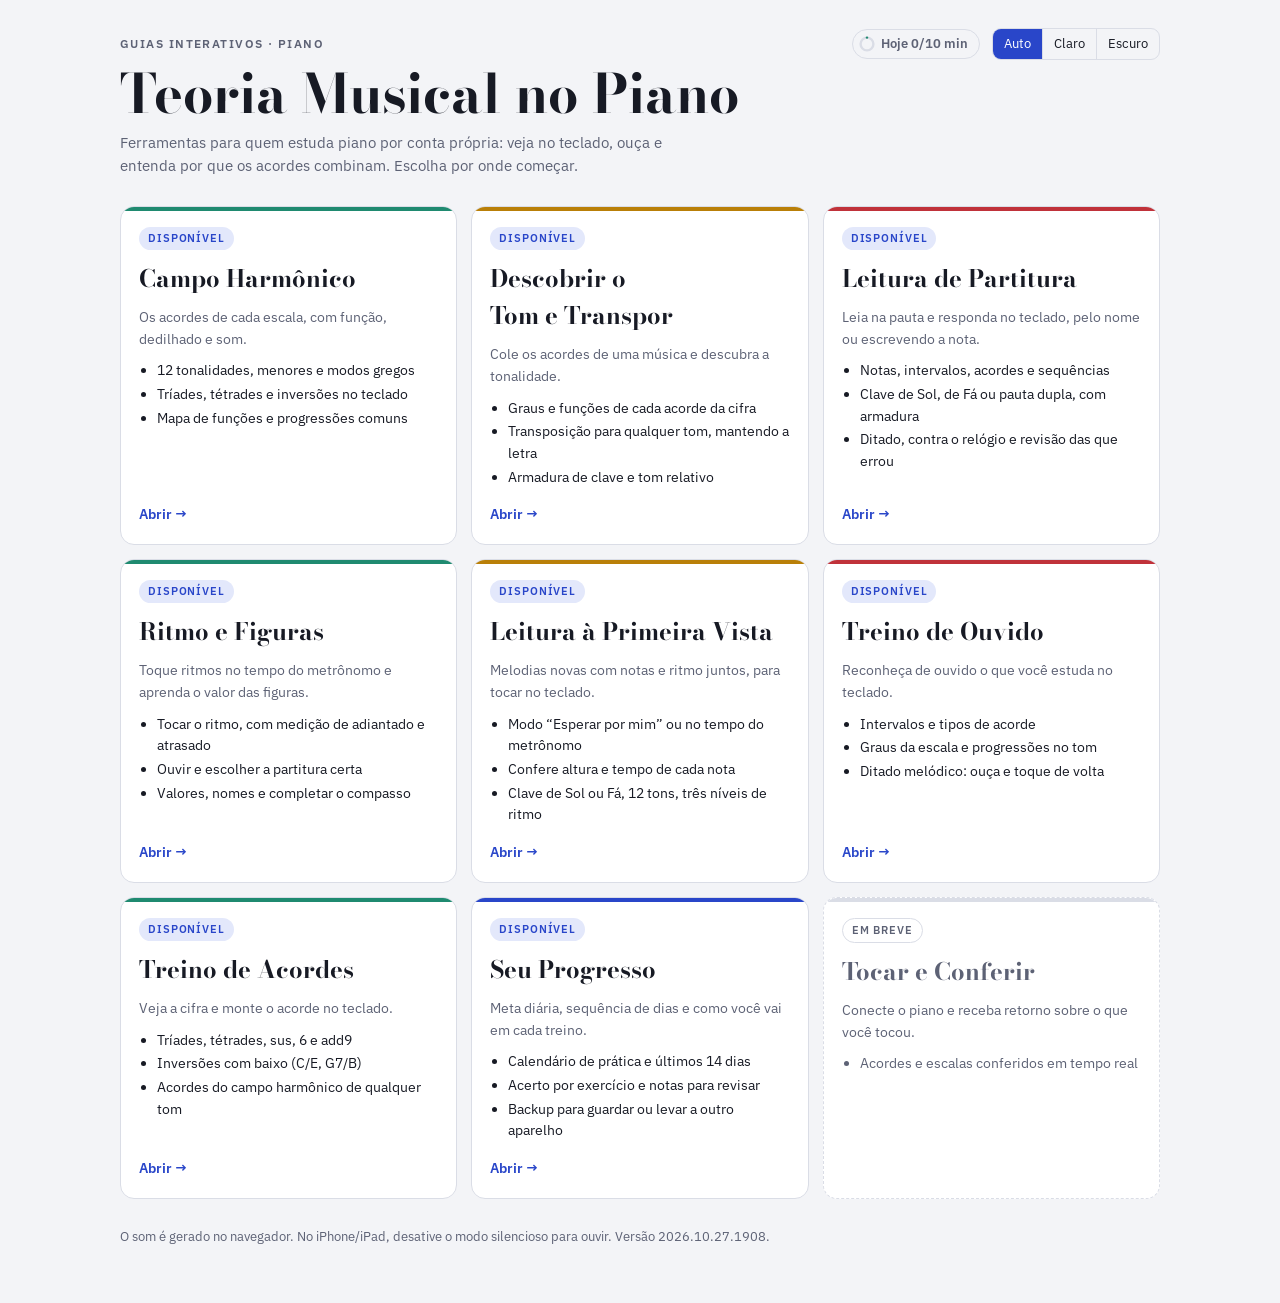
<file: index.html>
<!doctype html>
<html lang="pt-BR">
<head>
<meta charset="utf-8">
<meta name="viewport" content="width=device-width,initial-scale=1,viewport-fit=cover">
<meta name="description" content="Guias interativos de teoria musical para quem estuda piano: campo harmônico, tonalidade, transposição, leitura de partitura, ritmo e treino de ouvido.">
<meta name="theme-color" content="#F3F4F7" media="(prefers-color-scheme: light)">
<meta name="theme-color" content="#10121A" media="(prefers-color-scheme: dark)">
<meta name="apple-mobile-web-app-capable" content="yes">
<meta name="mobile-web-app-capable" content="yes">
<meta name="apple-mobile-web-app-title" content="Teoria no Piano">
<link rel="icon" href="icon.svg" type="image/svg+xml">
<link rel="apple-touch-icon" href="apple-touch-icon.png">
<link rel="manifest" href="manifest.webmanifest">
<link rel="stylesheet" href="style.css">
<script src="theme.js"></script>
<script src="versao.js" defer></script>
<script src="progresso.js"></script>
<title>Teoria Musical no Piano</title>
<link rel="preconnect" href="https://fonts.googleapis.com">
<link rel="preconnect" href="https://fonts.gstatic.com" crossorigin>
<link rel="stylesheet" href="https://fonts.googleapis.com/css2?family=Bodoni+Moda:opsz,wght@6..96,500;6..96,700&family=IBM+Plex+Mono:wght@400;500&family=IBM+Plex+Sans:wght@400;500;600&display=swap">
<style>
.cards{display:grid;grid-template-columns:repeat(auto-fit,minmax(280px,1fr));gap:14px}
.card{position:relative;display:flex;flex-direction:column;gap:10px;background:var(--surface);border:1px solid var(--line);border-radius:14px;padding:20px 18px 18px;color:inherit;text-decoration:none;overflow:hidden;transition:border-color .15s,transform .15s}
.card::before{content:"";position:absolute;inset:0 0 auto;height:4px;background:var(--bar,var(--accent))}
a.card:hover{border-color:var(--accent);transform:translateY(-1px)}
.card h2{font-size:24px}
.card p{margin:0;color:var(--muted);font-size:14px}
.card ul{margin:0;padding-left:18px;font-size:14px;display:flex;flex-direction:column;gap:2px}
.card .go{margin-top:auto;padding-top:6px;font-weight:600;color:var(--accent);font-size:14px}
.card.soon{border-style:dashed;--bar:var(--line)}
.card.soon h2,.card.soon ul{color:var(--muted)}
.badge{align-self:flex-start;font-size:11px;letter-spacing:.08em;text-transform:uppercase;font-weight:600;padding:3px 9px;border-radius:999px;background:var(--accent-soft);color:var(--accent)}
.card.soon .badge{background:transparent;border:1px solid var(--line);color:var(--muted)}
.card.T{--bar:var(--t)} .card.SD{--bar:var(--sd)} .card.D{--bar:var(--d)}
footer{font-size:13px;color:var(--muted)}
</style>
</head>
<body>
<div class="wrap">
  <header>
    <div class="top-bar">
      <span class="eyebrow">Guias interativos · piano</span>
      <div class="seg theme" id="theme" role="group" aria-label="Tema"></div>
    </div>
    <h1>Teoria Musical no Piano</h1>
    <p class="lede">Ferramentas para quem estuda piano por conta própria: veja no teclado, ouça e entenda por que os acordes combinam. Escolha por onde começar.</p>
  </header>

  <main class="cards">
    <a class="card T" href="campo-harmonico.html">
      <span class="badge">Disponível</span>
      <h2>Campo Harmônico</h2>
      <p>Os acordes de cada escala, com função, dedilhado e som.</p>
      <ul>
        <li>12 tonalidades, menores e modos gregos</li>
        <li>Tríades, tétrades e inversões no teclado</li>
        <li>Mapa de funções e progressões comuns</li>
      </ul>
      <span class="go">Abrir →</span>
    </a>

    <a class="card SD" href="descobrir-tom.html">
      <span class="badge">Disponível</span>
      <h2>Descobrir o Tom e Transpor</h2>
      <p>Cole os acordes de uma música e descubra a tonalidade.</p>
      <ul>
        <li>Graus e funções de cada acorde da cifra</li>
        <li>Transposição para qualquer tom, mantendo a letra</li>
        <li>Armadura de clave e tom relativo</li>
      </ul>
      <span class="go">Abrir →</span>
    </a>

    <a class="card D" href="leitura-partitura.html">
      <span class="badge">Disponível</span>
      <h2>Leitura de Partitura</h2>
      <p>Leia na pauta e responda no teclado, pelo nome ou escrevendo a nota.</p>
      <ul>
        <li>Notas, intervalos, acordes e sequências</li>
        <li>Clave de Sol, de Fá ou pauta dupla, com armadura</li>
        <li>Ditado, contra o relógio e revisão das que errou</li>
      </ul>
      <span class="go">Abrir →</span>
    </a>

    <a class="card T" href="ritmo.html">
      <span class="badge">Disponível</span>
      <h2>Ritmo e Figuras</h2>
      <p>Toque ritmos no tempo do metrônomo e aprenda o valor das figuras.</p>
      <ul>
        <li>Tocar o ritmo, com medição de adiantado e atrasado</li>
        <li>Ouvir e escolher a partitura certa</li>
        <li>Valores, nomes e completar o compasso</li>
      </ul>
      <span class="go">Abrir →</span>
    </a>

    <a class="card SD" href="primeira-vista.html">
      <span class="badge">Disponível</span>
      <h2>Leitura à Primeira Vista</h2>
      <p>Melodias novas com notas e ritmo juntos, para tocar no teclado.</p>
      <ul>
        <li>Modo “Esperar por mim” ou no tempo do metrônomo</li>
        <li>Confere altura e tempo de cada nota</li>
        <li>Clave de Sol ou Fá, 12 tons, três níveis de ritmo</li>
      </ul>
      <span class="go">Abrir →</span>
    </a>

    <a class="card D" href="treino-ouvido.html">
      <span class="badge">Disponível</span>
      <h2>Treino de Ouvido</h2>
      <p>Reconheça de ouvido o que você estuda no teclado.</p>
      <ul>
        <li>Intervalos e tipos de acorde</li>
        <li>Graus da escala e progressões no tom</li>
        <li>Ditado melódico: ouça e toque de volta</li>
      </ul>
      <span class="go">Abrir →</span>
    </a>

    <a class="card T" href="acordes.html">
      <span class="badge">Disponível</span>
      <h2>Treino de Acordes</h2>
      <p>Veja a cifra e monte o acorde no teclado.</p>
      <ul>
        <li>Tríades, tétrades, sus, 6 e add9</li>
        <li>Inversões com baixo (C/E, G7/B)</li>
        <li>Acordes do campo harmônico de qualquer tom</li>
      </ul>
      <span class="go">Abrir →</span>
    </a>

    <a class="card" href="progresso.html">
      <span class="badge">Disponível</span>
      <h2>Seu Progresso</h2>
      <p>Meta diária, sequência de dias e como você vai em cada treino.</p>
      <ul>
        <li>Calendário de prática e últimos 14 dias</li>
        <li>Acerto por exercício e notas para revisar</li>
        <li>Backup para guardar ou levar a outro aparelho</li>
      </ul>
      <span class="go">Abrir →</span>
    </a>

    <div class="card soon" aria-disabled="true">
      <span class="badge">Em breve</span>
      <h2>Tocar e Conferir</h2>
      <p>Conecte o piano e receba retorno sobre o que você tocou.</p>
      <ul>
        <li>Acordes e escalas conferidos em tempo real</li>
      </ul>
    </div>
  </main>

  <footer>O som é gerado no navegador. No iPhone/iPad, desative o modo silencioso para ouvir. <span id="ver"></span></footer>
  <script>addEventListener('DOMContentLoaded',()=>{if(window.AppVersion) document.getElementById('ver').textContent='Versão '+AppVersion.version+'.';});</script>
</div>
</body>
</html>
</file>
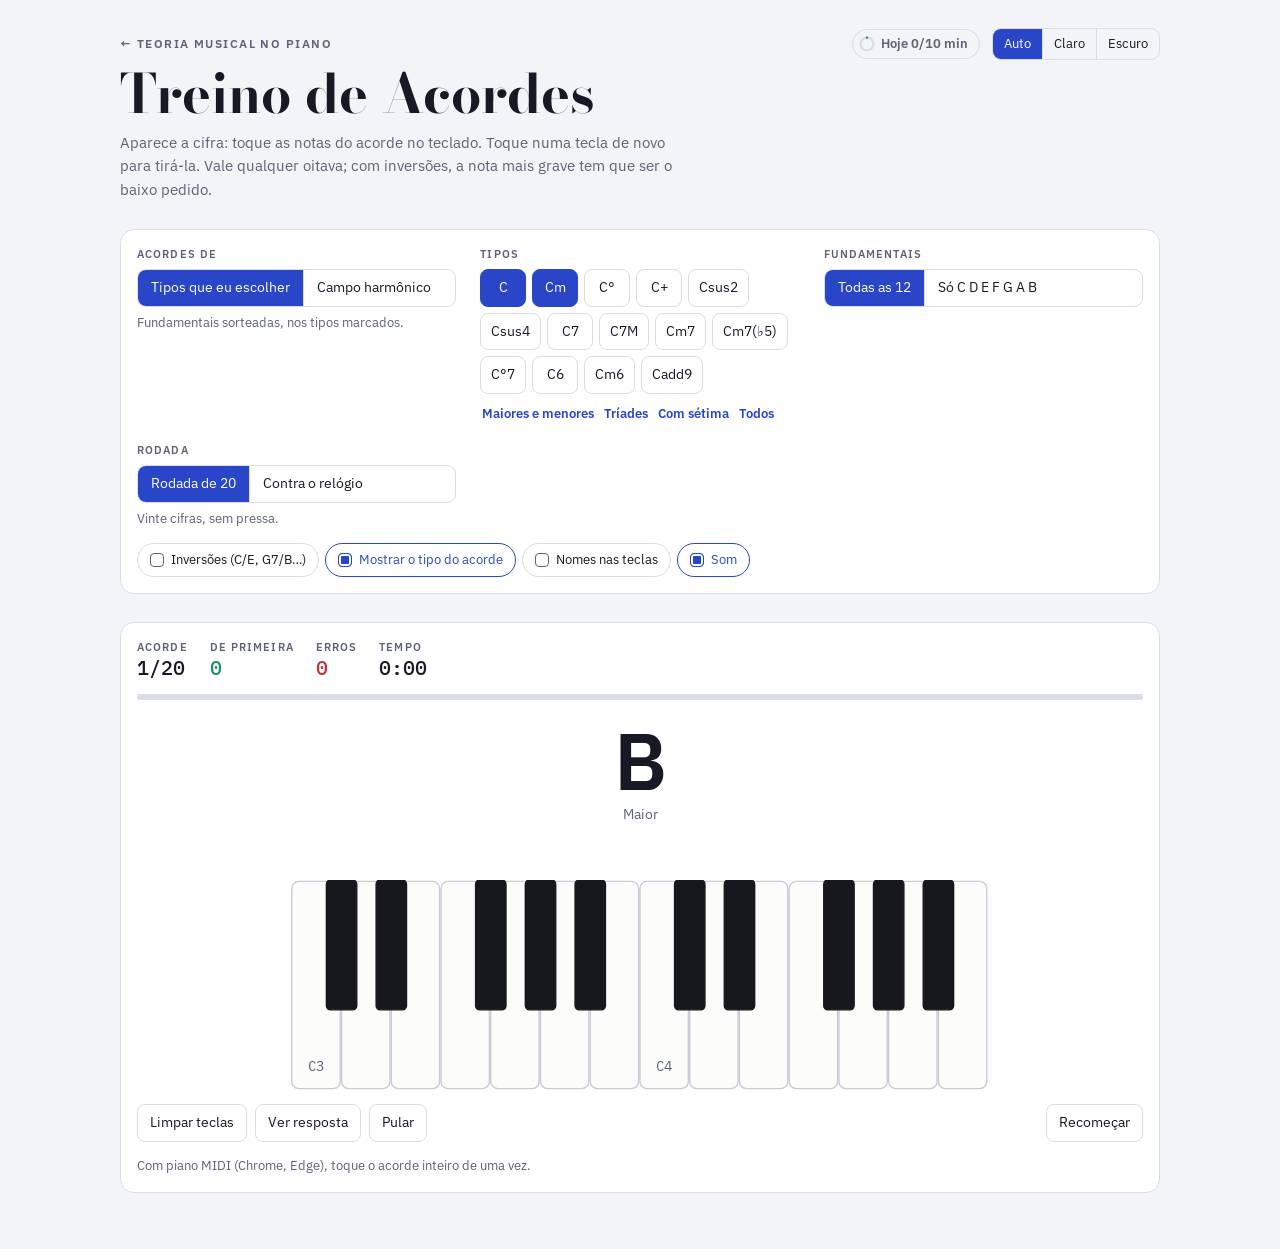
<file: acordes.html>
<!doctype html>
<html lang="pt-BR">
<head>
<meta charset="utf-8">
<meta name="viewport" content="width=device-width,initial-scale=1,viewport-fit=cover">
<meta name="description" content="Treino de acordes: veja a cifra e toque as notas no teclado. Tríades, tétrades, inversões e campo harmônico.">
<meta name="theme-color" content="#F3F4F7" media="(prefers-color-scheme: light)">
<meta name="theme-color" content="#10121A" media="(prefers-color-scheme: dark)">
<meta name="apple-mobile-web-app-capable" content="yes">
<meta name="mobile-web-app-capable" content="yes">
<meta name="apple-mobile-web-app-title" content="Teoria no Piano">
<link rel="icon" href="icon.svg" type="image/svg+xml">
<link rel="apple-touch-icon" href="apple-touch-icon.png">
<link rel="manifest" href="manifest.webmanifest">
<link rel="stylesheet" href="style.css">
<script src="theme.js"></script>
<script src="versao.js" defer></script>
<script src="music.js"></script>
<script src="progresso.js"></script>
<title>Treino de Acordes</title>
<link rel="preconnect" href="https://fonts.googleapis.com">
<link rel="preconnect" href="https://fonts.gstatic.com" crossorigin>
<link rel="stylesheet" href="https://fonts.googleapis.com/css2?family=Bodoni+Moda:opsz,wght@6..96,500;6..96,700&family=IBM+Plex+Mono:wght@400;500&family=IBM+Plex+Sans:wght@400;500;600&display=swap">
<style>
section{display:flex;flex-direction:column;gap:12px}
.card{background:var(--surface);border:1px solid var(--line);border-radius:14px;padding:16px;display:flex;flex-direction:column;gap:14px;min-width:0}
.lbl{font-size:11px;letter-spacing:.1em;text-transform:uppercase;color:var(--muted);font-weight:600}
.row{display:flex;flex-wrap:wrap;gap:6px;align-items:center}
.ctls{display:grid;grid-template-columns:repeat(auto-fit,minmax(260px,1fr));gap:14px 24px}
.ctl{display:flex;flex-direction:column;gap:6px;min-width:0}
.chip{font-family:var(--sans)}
.chip.mono{font-family:var(--mono)}
#tonics{display:grid;grid-template-columns:repeat(6,minmax(0,1fr));gap:4px;max-width:420px}
#tonics .chip{min-width:0;padding:6px 3px;font-size:13px;font-family:var(--mono)}
.toggle{border:1px solid var(--line);background:transparent;border-radius:999px;padding:6px 12px;font-size:13px;display:inline-flex;gap:7px;align-items:center}
.toggle::before{content:"";width:14px;height:14px;border-radius:4px;border:1.5px solid var(--muted);box-sizing:border-box}
.toggle[aria-pressed="true"]{border-color:var(--accent);color:var(--accent)}
.toggle[aria-pressed="true"]::before{background:var(--accent);border-color:var(--accent);box-shadow:inset 0 0 0 2px var(--surface)}
.link{border:0;background:none;color:var(--accent);font-size:13px;font-weight:600;padding:4px 2px}
.link:hover{text-decoration:underline}

.stats{display:flex;flex-wrap:wrap;gap:8px 22px;align-items:baseline}
.stat{display:flex;flex-direction:column}
.stat b{font-family:var(--mono);font-size:20px;font-weight:500;line-height:1.2}
.stat.ok b{color:var(--t)} .stat.err b{color:var(--d)}
.stat.rec{margin-left:auto;text-align:right}
.bar{height:6px;border-radius:99px;background:var(--line);overflow:hidden}
.bar span{display:block;height:100%;width:0;background:var(--accent);border-radius:inherit;transition:width .2s}
.prompt{display:flex;flex-direction:column;align-items:center;gap:4px;padding:6px 0 2px;text-align:center}
.cifra{font-family:var(--chord);font-weight:600;font-size:clamp(52px,11vw,80px);line-height:1;letter-spacing:-.01em}
.cifra.ok{color:var(--t)}
.sub{font-size:14px;color:var(--muted);min-height:1.4em}
.feedback{min-height:1.6em;font-size:15px;font-weight:600;margin:0;text-align:center}
.feedback.ok{color:var(--t)} .feedback.err{color:var(--d)}
.kbd-scroll{overflow-x:auto;max-width:100%;-webkit-overflow-scrolling:touch}
#piano{display:block;width:100%;height:auto;max-height:210px;touch-action:manipulation;user-select:none;-webkit-user-select:none}
.actions{display:flex;flex-wrap:wrap;gap:8px;align-items:center}
.result{display:grid;grid-template-columns:minmax(0,1fr) minmax(0,1.2fr);gap:14px}
.big{font-family:var(--display);font-weight:700;font-size:clamp(44px,8vw,64px);line-height:1}
.big small{font-size:.45em;color:var(--muted);font-weight:500}
dl{display:grid;grid-template-columns:auto 1fr;gap:6px 14px;margin:0;font-size:14px}
dt{color:var(--muted)} dd{margin:0;font-family:var(--mono);font-size:13.5px}
.missed{display:flex;flex-wrap:wrap;gap:6px}
.missed span{font-family:var(--mono);font-size:13px;padding:4px 9px;border-radius:999px;background:var(--d-soft);color:var(--d)}
.newrec{color:var(--t);font-weight:600;font-size:14px;margin:0}
.empty{color:var(--muted);font-size:14px;margin:0}
@media (max-width:700px){ .result{grid-template-columns:1fr} }
</style>
</head>
<body>
<div class="wrap">
  <header>
    <div class="top-bar">
      <a class="eyebrow" href="index.html">← Teoria musical no piano</a>
      <div class="seg theme" id="theme" role="group" aria-label="Tema"></div>
    </div>
    <h1>Treino de Acordes</h1>
    <p class="lede">Aparece a cifra: toque as notas do acorde no teclado. Toque numa tecla de novo para tirá-la. Vale qualquer oitava; com inversões, a nota mais grave tem que ser o baixo pedido.</p>
  </header>

  <section>
    <div class="card">
      <div class="ctls">
        <div class="ctl"><span class="lbl">Acordes de</span><div class="seg" id="sources" role="group" aria-label="De onde vêm os acordes"></div><span class="hint" id="sourceHint"></span></div>
        <div class="ctl" id="typesCtl"><span class="lbl">Tipos</span><div class="row" id="types" role="group" aria-label="Tipos de acorde"></div><div class="row" id="presets"></div></div>
        <div class="ctl" id="rootsCtl"><span class="lbl">Fundamentais</span><div class="seg" id="roots" role="group" aria-label="Fundamentais"></div></div>
        <div class="ctl" id="fieldCtl"><span class="lbl">Tom</span><div class="row"><div class="seg" id="modes" role="group" aria-label="Escala"></div><div class="seg" id="sizes" role="group" aria-label="Tríades ou tétrades"></div></div><div id="tonics" role="group" aria-label="Tom"></div></div>
        <div class="ctl"><span class="lbl">Rodada</span><div class="seg" id="rounds" role="group" aria-label="Rodada"></div><span class="hint" id="roundHint"></span></div>
      </div>
      <div class="row" id="opts"></div>
    </div>
  </section>

  <section id="train" data-foco>
    <div class="card">
      <div class="stats">
        <div class="stat"><span class="lbl">Acorde</span><b id="sNum"></b></div>
        <div class="stat ok"><span class="lbl">De primeira</span><b id="sOk">0</b></div>
        <div class="stat err"><span class="lbl">Erros</span><b id="sErr">0</b></div>
        <div class="stat"><span class="lbl" id="sTimeLbl">Tempo</span><b id="sTime">0:00</b></div>
        <div class="stat rec" id="recBox" hidden><span class="lbl">Recorde</span><b id="sRec">–</b></div>
      </div>
      <div class="bar"><span id="bar"></span></div>
      <div class="prompt"><div class="cifra" id="cifra" aria-live="polite"></div><div class="sub" id="sub"></div></div>
      <p class="feedback" id="fb" aria-live="polite"></p>
      <div class="kbd-scroll"><svg id="piano" role="group" aria-label="Teclado: toque as notas do acorde"></svg></div>
      <div class="actions">
        <button class="btn" id="clear" type="button">Limpar teclas</button>
        <button class="btn" id="hint" type="button">Ver resposta</button>
        <button class="btn" id="skip" type="button">Pular</button>
        <button class="btn" id="restart" type="button" style="margin-left:auto">Recomeçar</button>
      </div>
      <span class="hint" id="midiInfo">Com piano MIDI (Chrome, Edge), toque o acorde inteiro de uma vez.</span>
    </div>
  </section>

  <section id="done" hidden>
    <h2>Resultado</h2>
    <div class="result">
      <div class="card">
        <span class="lbl" id="rLbl">Acertos de primeira</span>
        <div class="big" id="rScore"></div>
        <p class="newrec" id="rRec" hidden></p>
        <dl><dt>Erros</dt><dd id="rErr"></dd><dt>Tempo</dt><dd id="rTime"></dd><dt>Por acorde</dt><dd id="rAvg"></dd></dl>
        <div class="actions"><button class="btn primary" id="again" type="button">Treinar de novo</button></div>
      </div>
      <div class="card"><span class="lbl">Acordes em que você errou</span><div class="missed" id="rMissed"></div></div>
    </div>
  </section>
</div>

<script>
(function(){
  const {parse,niceT,spellAt,playNotes,keyboard,midi}=Music;
  const $=id=>document.getElementById(id);
  function h(tag,attrs={},...kids){const e=document.createElement(tag);for(const k in attrs){if(k==='class')e.className=attrs[k];else e.setAttribute(k,attrs[k]);}kids.flat().forEach(c=>c!=null&&e.append(c));return e;}
  const store=(k,v)=>{try{localStorage.setItem(k,JSON.stringify(v));}catch(e){}};
  const load=(k,d)=>{try{return JSON.parse(localStorage.getItem(k))??d;}catch(e){return d;}};
  const fmtTime=ms=>{const s=Math.max(0,Math.round(ms/1000));return Math.floor(s/60)+':'+String(s%60).padStart(2,'0');};

  // Tipos: semitons, graus (letras a partir da fundamental, para a grafia) e sufixo da cifra
  const TYPES=[
    ['M','Maior','',[0,4,7],[0,2,4]],['m','Menor','m',[0,3,7],[0,2,4]],['dim','Diminuto','°',[0,3,6],[0,2,4]],['aug','Aumentado','+',[0,4,8],[0,2,4]],
    ['sus2','Sus2','sus2',[0,2,7],[0,1,4]],['sus4','Sus4','sus4',[0,5,7],[0,3,4]],
    ['7','Com sétima (7)','7',[0,4,7,10],[0,2,4,6]],['7M','Sétima maior (7M)','7M',[0,4,7,11],[0,2,4,6]],['m7','Menor com sétima (m7)','m7',[0,3,7,10],[0,2,4,6]],
    ['m7b5','Meio-diminuto (m7(♭5))','m7(♭5)',[0,3,6,10],[0,2,4,6]],['dim7','Diminuto com sétima (°7)','°7',[0,3,6,9],[0,2,4,6]],
    ['6','Com sexta (6)','6',[0,4,7,9],[0,2,4,5]],['m6','Menor com sexta (m6)','m6',[0,3,7,9],[0,2,4,5]],['add9','Com nona (add9)','add9',[0,4,7,2],[0,2,4,1]]
  ].map(([k,name,suf,iv,deg])=>({k,name,suf,iv,deg}));
  const T=k=>TYPES.find(t=>t.k===k);
  const PRESETS=[['Maiores e menores',['M','m']],['Tríades',['M','m','dim','aug']],['Com sétima',['7','7M','m7','m7b5','dim7']],['Todos',TYPES.map(t=>t.k)]];
  // Grafias usuais de cada fundamental (acordes maiores e menores preferem grafias diferentes)
  const ROOTS_MAJ=['C','Db','D','Eb','E','F','F#','G','Ab','A','Bb','B'], ROOTS_MIN=['C','C#','D','Eb','E','F','F#','G','G#','A','Bb','B'];
  const SCALES={maior:{name:'Maior',iv:[0,2,4,5,7,9,11],tonics:ROOTS_MAJ,tri:['M','m','m','M','M','m','dim'],tet:['7M','m7','m7','7M','7','m7','m7b5'],roman:['I','ii','iii','IV','V','vi','vii°']},
    menor:{name:'Menor',iv:[0,2,3,5,7,8,11],tonics:ROOTS_MIN,tri:['m','dim','M','m','M','M','dim'],tet:['m7','m7b5','7M','m7','7','7M','dim7'],roman:['i','ii°','III','iv','V','VI','vii°']}};
  const TOTAL=20, CLOCK=60;

  const S={source:'livre',types:['M','m'],roots:'todas',mode:'maior',tonic:'C',size:'tri',round:'count',inv:false,formula:true,names:false,sound:true};
  Object.assign(S,load('acordes-cfg',{}));
  S.types=(S.types||[]).filter(k=>T(k)); if(!S.types.length) S.types=['M','m'];
  if(!SCALES[S.mode]) S.mode='maior'; if(!SCALES[S.mode].tonics.includes(S.tonic)) S.tonic='C';
  const save=()=>store('acordes-cfg',S);
  const timed=()=>S.round==='clock';

  // ---------- Acordes ----------
  function makeChord(rootName,type,degree){
    const t=T(type), {li,pc}=parse(rootName);
    const notes=t.iv.map((x,i)=>spellAt(li+t.deg[i],(pc+x)%12));
    // Inversão: 3ª, 5ª ou 7ª no baixo (na add9, só 3ª ou 5ª); 0 = fundamental no baixo
    const options=t.k==='add9'?3:t.iv.length, inv=S.inv?Math.floor(Math.random()*options):0;
    const bass=inv?notes[inv]:null;
    return {type:t,notes,pcs:new Set(notes.map(n=>n.pc)),bass,degree,cifra:notes[0].name+t.suf+(bass?'/'+bass.name:'')};
  }
  // Monte de acordes possíveis (fundamental + tipo, ou grau do campo): cada um sai uma vez antes de repetir.
  // A inversão é sorteada à parte.
  let deck=null;
  function newDeck(){deck=Music.bagFor('acordes',[S.source,S.mode,S.tonic,S.size,S.types,S.roots],deckItems,x=>parse(x.root).pc+'|'+x.type);}
  function deckItems(){
    let items;
    if(S.source==='campo'){const Sc=SCALES[S.mode], {li,pc}=parse(S.tonic);
      items=[...Array(7).keys()].map(d=>{const n=spellAt(li+d,(pc+Sc.iv[d])%12);
        return {root:n.letter+(n.acc>0?'#'.repeat(n.acc):'b'.repeat(-n.acc)),type:(S.size==='tri'?Sc.tri:Sc.tet)[d],degree:Sc.roman[d]};});}
    else items=S.types.flatMap(type=>(/^m|dim/.test(type)?ROOTS_MIN:ROOTS_MAJ).filter(r=>S.roots==='todas'||r.length===1).map(root=>({root,type,degree:null})));
    return items;
  }
  function genChord(){const x=deck.next(); return makeChord(x.root,x.type,x.degree);}
  const noteList=c=>c.notes.map(n=>n.sol).join(' – ');

  // ---------- Rodada ----------
  let R=null, held=new Set(), sel=new Map(); // sel: tecla → 'ok' | 'bad' (teclado da tela); held: teclas presas no MIDI
  const kb=keyboard($('piano'),m=>tap(m));
  function newRound(){
    R={i:0,items:[],errors:0,start:null,end:null,revealed:false,locked:false};
    newDeck(); R.items.push({c:genChord(),tries:0});
    $('done').hidden=true; sel.clear(); show(); stats();
  }
  const cur=()=>R.items[R.i];
  function show(){
    const it=cur(), c=it.c;
    $('cifra').textContent=c.cifra; $('cifra').className='cifra';
    const parts=[];
    if(c.degree) parts.push('Grau '+c.degree+' em '+niceT(S.tonic)+' '+SCALES[S.mode].name.toLowerCase());
    if(S.formula) parts.push(c.type.name+(c.bass?' · baixo em '+c.bass.sol:''));
    $('sub').textContent=parts.join(' · ');
    setFb('',''); drawKeys();
  }
  function drawKeys(){
    const it=R&&cur(), fills=new Map();
    sel.forEach((v,m)=>fills.set(m,v==='ok'?'var(--t)':'var(--d)'));
    // Resposta: a nota do baixo (ou a fundamental) na oitava de baixo e as outras logo acima dela
    const marks=new Set();
    if(R&&R.revealed&&it){const b=48+(it.c.bass||it.c.notes[0]).pc; it.c.notes.forEach(n=>marks.add(b+((n.pc-b)%12+12)%12));}
    kb.set({lo:48,hi:71,names:S.names,fills,marks});
  }
  function setFb(t,cls){$('fb').textContent=t;$('fb').className='feedback'+(cls?' '+cls:'');}
  const recKey=()=>[S.source,S.source==='campo'?S.mode+S.tonic+S.size:S.types.slice().sort().join('.')+S.roots,S.inv?1:0].join('|');
  function stats(){
    const ok=R.items.filter(x=>x.done&&!x.tries).length, el=R.start?(R.end||Date.now())-R.start:0;
    $('sNum').textContent=timed()?String(R.i):Math.min(R.i+1,TOTAL)+'/'+TOTAL; $('sOk').textContent=ok; $('sErr').textContent=R.errors;
    $('sTimeLbl').textContent=timed()?'Restam':'Tempo';
    $('sTime').textContent=fmtTime(timed()?CLOCK*1000-el:el);
    $('bar').style.width=(timed()?Math.min(100,el/CLOCK/10):R.i/TOTAL*100)+'%';
    $('recBox').hidden=!timed(); const rec=load('acordes-recordes',{})[recKey()]; $('sRec').textContent=rec!=null?rec:'–';
  }
  setInterval(()=>{if(!R||!R.start||R.end) return; stats(); if(timed()&&Date.now()-R.start>=CLOCK*1000){R.end=Date.now();finish();}},250);

  // Tecla do teclado da tela: liga/desliga. Nota fora do acorde conta erro e fica vermelha até você tirar.
  function tap(m){
    if(!R||R.end||R.locked) return;
    const it=cur(), okKeys=()=>[...sel].filter(([,v])=>v==='ok').map(([k])=>k);
    if(sel.has(m)){sel.delete(m); if(okKeys().length) check(okKeys()); else setFb('',''); drawKeys(); return;}  // tirar uma tecla também confere de novo
    if(S.sound) playNotes([m],{dur:0.9});
    if(!R.start) R.start=Date.now();
    if(it.c.pcs.has(m%12)){sel.set(m,'ok'); check(okKeys());}
    else {sel.set(m,'bad'); miss(it,'Essa nota não está no acorde.');}
    drawKeys();
  }
  // Piano MIDI: confere o que está pressionado junto
  function midiOn(m){
    if(!R||R.end||R.locked) return; const it=cur(); if(!R.start) R.start=Date.now();
    held.add(m); if(!it.c.pcs.has(m%12)){miss(it,'Essa nota não está no acorde.'); return;}
    check([...held]);
  }
  function check(ms){
    const it=cur(), c=it.c, pcs=new Set(ms.map(m=>m%12));
    if(![...c.pcs].every(p=>pcs.has(p))) {setFb('Faltam '+(c.pcs.size-[...c.pcs].filter(p=>pcs.has(p)).length)+' nota(s).',''); return;}
    if([...sel.values()].includes('bad')){setFb('Tire a nota vermelha.','err'); return;}
    if(ms.some(m=>!c.pcs.has(m%12))){setFb('Solte a nota que não é do acorde.','err'); return;}
    if(c.bass&&Math.min(...ms)%12!==c.bass.pc){setFb('As notas estão certas, mas o baixo (a mais grave) tem que ser '+c.bass.sol+'.','err'); return;}
    success(it,ms);
  }
  function miss(it,msg){
    it.tries++; R.errors++;
    if(it.tries>=3&&!R.revealed){R.revealed=true; msg+=' A resposta está marcada no teclado: '+noteList(it.c)+'.';}
    setFb(msg,'err'); stats();
  }
  function success(it,ms){
    it.done=true; R.locked=true; Progress.log('acordes:cifra',it.tries===0);
    if(S.sound) playNotes(ms.slice().sort((a,b)=>a-b),{dur:1.3});
    $('cifra').className='cifra ok'; setFb((it.tries?'Isso! ':'Certo! ')+it.c.cifra+' = '+noteList(it.c),'ok');
    R.i++; stats(); const r=R;
    setTimeout(()=>{
      if(R!==r) return; // recomeçou durante a pausa
      if(!timed()&&R.i>=TOTAL){R.end=Date.now(); finish(); return;}
      if(R.end) return;
      R.items.push({c:genChord(),tries:0}); R.revealed=false; R.locked=false; sel.clear(); show();
    },S.sound?1100:700);
  }
  function finish(){
    R.locked=true; const done=R.items.filter(x=>x.done), ok=done.filter(x=>!x.tries).length, time=(R.end||Date.now())-(R.start||Date.now());
    $('rLbl').textContent=timed()?'Certos de primeira em '+CLOCK+' s':'Acertos de primeira';
    $('rScore').innerHTML=''; $('rScore').append(String(ok),h('small',{},timed()?' de '+done.length:' / '+done.length));
    $('rRec').hidden=true;
    if(timed()){const recs=load('acordes-recordes',{}),old=recs[recKey()];
      if(old==null||ok>old){recs[recKey()]=ok;store('acordes-recordes',recs); if(ok){$('rRec').hidden=false;$('rRec').textContent=old==null?'Primeiro recorde destas opções!':'Novo recorde! O anterior era '+old+'.';}}}
    $('rErr').textContent=R.errors; $('rTime').textContent=fmtTime(time); $('rAvg').textContent=done.length?(time/done.length/1000).toFixed(1).replace('.',',')+' s':'–';
    const miss=new Map(); R.items.filter(x=>x.tries).forEach(x=>miss.set(x.c.cifra,(miss.get(x.c.cifra)||0)+x.tries));
    const box=$('rMissed'); box.innerHTML='';
    if(!miss.size) box.append(h('p',{class:'empty'},'Nenhum erro. Acrescente tipos, inversões ou tente contra o relógio.'));
    [...miss].sort((a,b)=>b[1]-a[1]).forEach(([k,c])=>box.append(h('span',{},k+(c>1?' ×'+c:''))));
    stats(); $('done').hidden=false; $('done').scrollIntoView({behavior:'smooth',block:'start'});
  }
  $('clear').onclick=()=>{sel.clear();drawKeys();setFb('','');};
  $('hint').onclick=()=>{if(!R||R.end||R.locked) return; const it=cur(); if(!it.tries){it.tries=1;} R.revealed=true; setFb(it.c.cifra+' = '+noteList(it.c)+(it.c.bass?' (baixo em '+it.c.bass.sol+')':''),'err'); drawKeys(); stats();};
  $('skip').onclick=()=>{if(!R||R.end||R.locked) return; const it=cur(); it.tries=Math.max(it.tries,1); R.errors++; it.done=true; Progress.log('acordes:cifra',false);
    R.i++; if(!timed()&&R.i>=TOTAL){R.end=Date.now();finish();return;} R.items.push({c:genChord(),tries:0}); R.revealed=false; sel.clear(); show(); stats();};
  $('restart').onclick=newRound;
  $('again').onclick=()=>{newRound();$('train').scrollIntoView({behavior:'smooth',block:'start'});};

  // ---------- Controles ----------
  function seg(box,items,key,{chips=false,mono=false}={}){
    box.innerHTML='';
    items.forEach(([v,label,title])=>{const b=h('button',{type:'button','aria-pressed':String(S[key]===v)},label);if(title)b.title=title;
      if(chips) b.className='chip'+(mono?' mono':'');
      b.onclick=()=>{S[key]=v;save();controls();newRound();};box.append(b);});
  }
  function controls(){
    seg($('sources'),[['livre','Tipos que eu escolher'],['campo','Campo harmônico']],'source');
    $('sourceHint').textContent=S.source==='campo'?'Os sete acordes de um tom, com o grau de cada um.':'Fundamentais sorteadas, nos tipos marcados.';
    $('typesCtl').hidden=$('rootsCtl').hidden=S.source==='campo'; $('fieldCtl').hidden=S.source!=='campo';
    const tb=$('types'); tb.innerHTML='';
    TYPES.forEach(t=>{const on=S.types.includes(t.k), b=h('button',{type:'button',class:'chip','aria-pressed':String(on),title:t.name},'C'+t.suf);
      b.onclick=()=>{const s=new Set(S.types); if(on){if(s.size<=1) return; s.delete(t.k);} else s.add(t.k); S.types=TYPES.map(x=>x.k).filter(k=>s.has(k)); save(); controls(); newRound();};
      tb.append(b);});
    const pb=$('presets'); pb.innerHTML='';
    PRESETS.forEach(([l,v])=>pb.append(Object.assign(h('button',{type:'button',class:'link'},l),{onclick:()=>{S.types=v;save();controls();newRound();}})));
    seg($('roots'),[['todas','Todas as 12'],['naturais','Só C D E F G A B']],'roots');
    seg($('modes'),[['maior','Maior'],['menor','Menor']],'mode');
    if(!SCALES[S.mode].tonics.includes(S.tonic)){const pc=parse(S.tonic).pc;S.tonic=SCALES[S.mode].tonics.find(t=>parse(t).pc===pc);save();}
    seg($('sizes'),[['tri','Tríades'],['tet','Tétrades']],'size');
    seg($('tonics'),SCALES[S.mode].tonics.map(t=>[t,niceT(t)]),'tonic',{chips:true,mono:true});
    seg($('rounds'),[['count','Rodada de '+TOTAL],['clock','Contra o relógio']],'round');
    $('roundHint').textContent=timed()?'Quantos acordes você acerta de primeira em '+CLOCK+' segundos? O recorde fica salvo.':'Vinte cifras, sem pressa.';
    const ob=$('opts'); ob.innerHTML='';
    [['inv','Inversões (C/E, G7/B…)',true],['formula','Mostrar o tipo do acorde',false],['names','Nomes nas teclas',false],['sound','Som',false]].forEach(([k,l,restart])=>{
      const b=h('button',{type:'button',class:'toggle','aria-pressed':String(!!S[k])},l);
      b.onclick=()=>{S[k]=!S[k];save();b.setAttribute('aria-pressed',String(S[k])); if(restart) newRound(); else if(cur()) show(); else drawKeys();};ob.append(b);});
  }

  midi(m=>midiOn(m),n=>{if(n) $('midiInfo').textContent='Piano MIDI conectado: toque o acorde inteiro de uma vez.';},m=>held.delete(m));
  document.addEventListener('touchend',()=>playNotes([]),{passive:true});

  Progress.track(); controls(); newRound();
})();
</script>
</body>
</html>
</file>
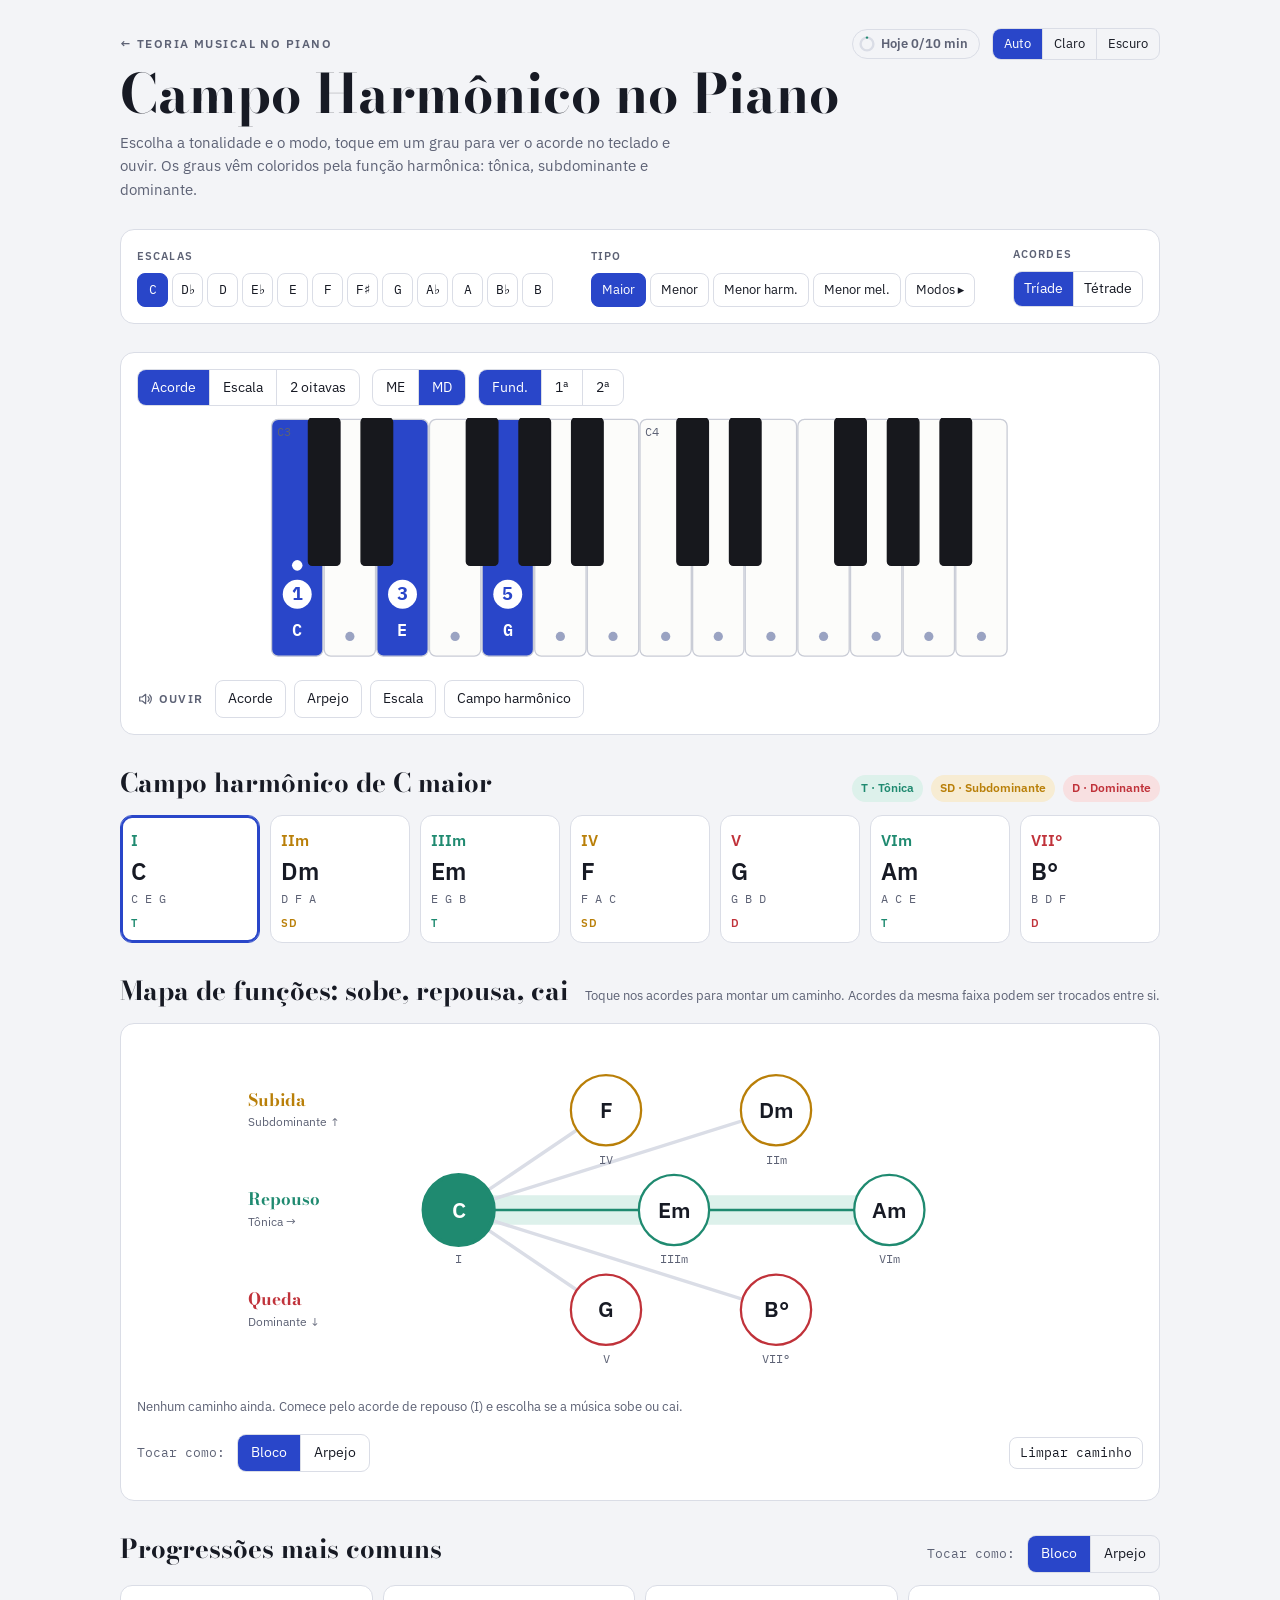
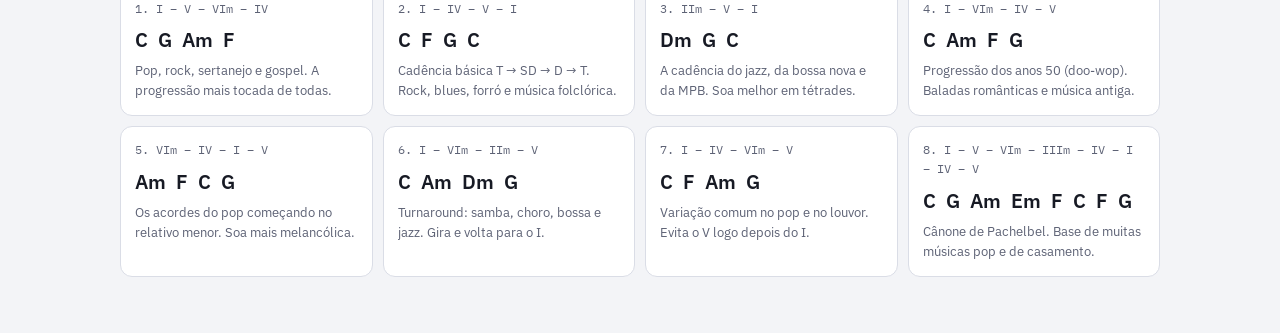
<file: campo-harmonico.html>
<!doctype html>
<html lang="pt-BR">
<head>
<meta charset="utf-8">
<meta name="viewport" content="width=device-width,initial-scale=1,viewport-fit=cover">
<meta name="description" content="Guia interativo de campo harmônico para piano: escalas, acordes, dedilhado, mapa de funções e progressões.">
<meta name="theme-color" content="#F3F4F7" media="(prefers-color-scheme: light)">
<meta name="theme-color" content="#10121A" media="(prefers-color-scheme: dark)">
<meta name="apple-mobile-web-app-capable" content="yes">
<meta name="mobile-web-app-capable" content="yes">
<meta name="apple-mobile-web-app-title" content="Campo Harmônico">
<link rel="icon" href="icon.svg" type="image/svg+xml">
<link rel="apple-touch-icon" href="apple-touch-icon.png">
<link rel="manifest" href="manifest.webmanifest">
<link rel="stylesheet" href="style.css">
<script src="theme.js"></script>
<script src="versao.js" defer></script>
<script src="music.js"></script>
<script src="progresso.js"></script>
<title>Campo Harmônico no Piano</title>
<link rel="preconnect" href="https://fonts.googleapis.com">
<link rel="preconnect" href="https://fonts.gstatic.com" crossorigin>
<link rel="stylesheet" href="https://fonts.googleapis.com/css2?family=Bodoni+Moda:opsz,wght@6..96,500;6..96,700&family=IBM+Plex+Mono:wght@400;500&family=IBM+Plex+Sans:wght@400;500;600&display=swap">
<style>
.section-head{display:flex;flex-wrap:wrap;align-items:baseline;justify-content:space-between;gap:8px 16px}

/* Controls */
.controls{display:flex;flex-wrap:wrap;align-items:flex-end;justify-content:space-between;gap:12px 18px;background:var(--surface);border:1px solid var(--line);border-radius:14px;padding:16px}
.ctl{display:flex;flex-direction:column;gap:8px}
.ctl-label{font-size:11px;letter-spacing:.1em;text-transform:uppercase;color:var(--muted);font-weight:600}
.row{display:flex;flex-wrap:wrap;gap:6px}
.row.split{display:contents}
.controls .row{gap:4px}
.controls .chip{min-width:31px;padding:6px 3px;font-size:13px}
.controls .chip.wide{padding:6px 10px;font-family:var(--sans)}
.controls .seg button{padding:6px 10px}
.listen{display:inline-flex;align-items:center;gap:6px;font-size:12px;letter-spacing:.1em;text-transform:uppercase;color:var(--muted);font-weight:600;margin-right:4px}
.listen svg{width:16px;height:16px;fill:none;stroke:currentColor;stroke-width:1.8;stroke-linecap:round;stroke-linejoin:round}

/* Stage: keyboard + chord info */
.stage{display:grid;grid-template-columns:minmax(0,1fr);gap:18px;align-items:stretch}
.kbd-card,.info{background:var(--surface);border:1px solid var(--line);border-radius:14px;padding:16px}
.kbd-card{display:flex;flex-direction:column;gap:12px}
.kbd-scroll{overflow-x:auto;max-width:100%}
.kbd-card,.map-card,.stage>*{min-width:0}
.kbd-top{display:flex;flex-wrap:wrap;gap:8px 12px;align-items:center}
.kbd-top .hint{font-family:var(--mono);font-size:12.5px}
#kbd{display:block;width:100%;max-height:250px;min-width:420px;height:auto}
.kbd-actions{display:flex;flex-wrap:wrap;gap:8px;align-items:center}
.scale-line{font-family:var(--mono);font-size:13px;color:var(--muted);display:flex;flex-wrap:wrap;gap:4px 10px;align-items:center}
.scale-line b{color:var(--ink);font-weight:500}
.step{font-size:11px;color:var(--muted);opacity:.85}

.info{display:flex;flex-direction:column;gap:12px}
.info-top{display:flex;align-items:flex-start;justify-content:space-between;gap:10px}
.big-cifra{font-family:var(--chord);font-size:50px;line-height:1;font-weight:600;letter-spacing:-.01em}
.roman{font-family:var(--chord);font-size:20px;font-weight:500;color:var(--muted)}
dl{display:grid;grid-template-columns:auto 1fr;gap:6px 14px;margin:0;font-size:14px}
dt{color:var(--muted)}
dd{margin:0;font-family:var(--mono);font-size:13.5px}
.quality{font-size:14px}

/* Degree cards */
.degrees{display:grid;grid-template-columns:repeat(7,minmax(0,1fr));gap:10px}
.deg{border:1px solid var(--line);background:var(--surface);border-radius:12px;padding:12px 10px 10px;text-align:left;display:flex;flex-direction:column;gap:6px;position:relative;transition:border-color .15s,transform .15s}
.deg:hover{border-color:var(--accent);transform:translateY(-1px)}
.deg[aria-pressed="true"]{border-color:var(--accent);box-shadow:0 0 0 2px var(--accent) inset}
.deg .r{font-family:var(--chord);font-size:16px;font-weight:600}
.deg.T .r{color:var(--t)} .deg.SD .r{color:var(--sd)} .deg.D .r{color:var(--d)}
.deg .c{font-family:var(--chord);font-size:24px;font-weight:600;line-height:1.05;word-break:break-word}
.deg .n{font-family:var(--mono);font-size:12px;color:var(--muted)}
.deg .f{font-size:11px;font-weight:600;letter-spacing:.06em;text-transform:uppercase}
.deg.T .f{color:var(--t)} .deg.SD .f{color:var(--sd)} .deg.D .f{color:var(--d)}
.legend{display:flex;flex-wrap:wrap;gap:8px}

/* Function map */
.map-card{background:var(--surface);border:1px solid var(--line);border-radius:14px;padding:16px;display:flex;flex-direction:column;gap:12px}
.map-scroll{overflow-x:auto}
#fmap{display:block;width:100%;min-width:560px;max-height:340px;height:auto}
#fmap .node{cursor:pointer}
#fmap .node:focus-visible circle{stroke:var(--accent);stroke-width:4}
.trail{display:flex;flex-wrap:wrap;gap:6px 8px;align-items:center;min-height:30px;font-size:14px}
.trail .step-chip{display:inline-flex;align-items:baseline;gap:6px;padding:3px 10px;border-radius:999px;font-weight:600}
.trail .step-chip small{font-weight:500;font-size:12px}
.trail .step-chip.T{background:var(--t-soft);color:var(--t)}
.trail .step-chip.SD{background:var(--sd-soft);color:var(--sd)}
.trail .step-chip.D{background:var(--d-soft);color:var(--d)}
.trail .arrow{color:var(--muted)}
.map-actions{display:flex;flex-wrap:wrap;gap:6px;align-items:center}
.map-actions .lbl{font-size:12px;color:var(--muted);margin-right:4px}
.mchip{border:1px solid var(--line);background:transparent;border-radius:8px;padding:5px 10px;font-family:var(--mono);font-size:12.5px}
.mchip:hover{border-color:var(--accent);color:var(--accent)}
.map-note{font-size:13px;color:var(--muted);margin:0}

/* Progressions */
.progs{display:grid;grid-template-columns:repeat(auto-fit,minmax(230px,1fr));gap:10px}
.prog{border:1px solid var(--line);background:var(--surface);border-radius:12px;padding:14px;text-align:left;display:flex;flex-direction:column;gap:6px}
.prog:hover{border-color:var(--accent)}
.prog.playing{border-color:var(--accent);box-shadow:0 0 0 2px var(--accent) inset}
.prog .pr{font-family:var(--mono);font-size:12px;color:var(--muted)}
.prog .pc{font-family:var(--chord);font-size:20px;font-weight:600;display:flex;flex-wrap:wrap;gap:4px 10px}
.prog .pc span.on{color:var(--accent)}
.prog .pd{font-size:13px;color:var(--muted)}

/* Reference */
.ref{display:grid;grid-template-columns:repeat(auto-fit,minmax(260px,1fr));gap:18px}
.ref-item{border-top:2px solid var(--ink);padding-top:10px;display:flex;flex-direction:column;gap:6px}
.ref-item h3{font-size:15px;margin:0;font-weight:600}
.ref-item p{margin:0;font-size:14px;color:var(--muted);max-width:60ch}
.ref-item code{font-family:var(--mono);font-size:13px;color:var(--ink);background:var(--accent-soft);padding:1px 5px;border-radius:4px}
.tbl-wrap{overflow-x:auto}
table{border-collapse:collapse;font-size:13.5px;width:100%}
th,td{padding:6px 8px;border-bottom:1px solid var(--line);text-align:left;white-space:nowrap}
th{font-size:11px;letter-spacing:.08em;text-transform:uppercase;color:var(--muted);font-weight:600}
td{font-family:var(--mono);font-variant-numeric:tabular-nums}

@media (max-width:860px){
  .stage{grid-template-columns:1fr}
  .degrees{grid-template-columns:repeat(4,minmax(0,1fr))}
}
@media (max-width:600px){
  #fmap{min-width:0}
  .controls>.ctl:first-child{flex:1 1 100%}
  .controls #tonics{display:grid;grid-template-columns:repeat(6,minmax(0,1fr))}
  .controls .chip,.seg button,.btn,.mchip{min-height:40px}
  #scs{display:flex;flex-wrap:wrap;gap:1px;background:var(--line);width:100%}
  #scs button{flex:1 1 auto;border:0;background:var(--surface);white-space:nowrap}
  #scs button[aria-pressed="true"]{background:var(--accent)}
}
@media (max-width:480px){
  .degrees{grid-template-columns:repeat(2,minmax(0,1fr))}
  .big-cifra{font-size:46px}
}
</style>
</head>
<body>
<div class="wrap">
  <header>
    <div class="top-bar">
      <a class="eyebrow" href="index.html">← Teoria musical no piano</a>
      <div class="seg theme" id="theme" role="group" aria-label="Tema"></div>
    </div>
    <h1>Campo Harmônico no Piano</h1>
    <p class="lede">Escolha a tonalidade e o modo, toque em um grau para ver o acorde no teclado e ouvir. Os graus vêm coloridos pela função harmônica: tônica, subdominante e dominante.</p>
  </header>

  <section class="controls" aria-label="Configurações">
    <div class="ctl">
      <span class="ctl-label">Escalas</span>
      <div class="row" id="tonics"></div>
    </div>
    <div class="row split">
      <div class="ctl">
        <span class="ctl-label">Tipo</span>
        <div class="row" id="modes"></div>
      </div>
      <div class="ctl">
        <span class="ctl-label">Acordes</span>
        <div class="seg" id="sizes"></div>
      </div>
    </div>
  </section>

  <section class="stage">
    <div class="kbd-card">
      <div class="kbd-top">
        <div class="seg" id="views" aria-label="O que mostrar no teclado"></div>
        <div class="seg" id="hands" aria-label="Mão"></div>
        <div class="seg" id="invs" aria-label="Inversão" title="Inversão"></div>
        <div class="seg" id="scs" aria-label="Escala para tocar"></div>
        <span class="hint" id="fingerHint" hidden></span>
      </div>
      <div class="kbd-scroll"><svg id="kbd" viewBox="0 0 562 190" role="img" aria-label="Teclado de piano com as notas do acorde destacadas"></svg></div>
      <div class="kbd-actions">
        <span class="listen"><svg viewBox="0 0 24 24" aria-hidden="true"><path d="M4 9v6h4l5 4V5L8 9H4z"/><path d="M16.5 8.5a5 5 0 0 1 0 7"/><path d="M19 6a8.5 8.5 0 0 1 0 12"/></svg>Ouvir</span>
        <button class="btn" id="playChord" type="button">Acorde</button>
        <button class="btn" id="playArp" type="button">Arpejo</button>
        <button class="btn" id="playScale" type="button">Escala</button>
        <button class="btn" id="playField" type="button">Campo harmônico</button>
      </div>
    </div>
  </section>

  <section style="display:flex;flex-direction:column;gap:12px">
    <div class="section-head">
      <h2 id="fieldTitle">Campo harmônico</h2>
      <div class="legend">
        <span class="tag T">T · Tônica</span>
        <span class="tag SD">SD · Subdominante</span>
        <span class="tag D">D · Dominante</span>
      </div>
    </div>
    <div class="degrees" id="degrees"></div>
  </section>

  <section style="display:flex;flex-direction:column;gap:12px">
    <div class="section-head">
      <h2>Mapa de funções: sobe, repousa, cai</h2>
      <span class="hint">Toque nos acordes para montar um caminho. Acordes da mesma faixa podem ser trocados entre si.</span>
    </div>
    <div class="map-card">
      <div class="map-scroll"><svg id="fmap" viewBox="0 0 720 300" role="img" aria-label="Mapa do campo harmônico por função: subida, repouso e queda"></svg></div>
      <div class="trail" id="trail" aria-live="polite"></div>
      <div class="kbd-top"><span class="hint">Tocar como:</span><div class="seg play-seg"></div><button type="button" class="mchip" id="clearTrail" style="margin-left:auto">Limpar caminho</button></div>
      <p class="map-note" id="mapNote"></p>
    </div>
  </section>

  <section style="display:flex;flex-direction:column;gap:12px">
    <div class="section-head">
      <h2>Progressões mais comuns</h2>
      <div class="kbd-top"><span class="hint">Tocar como:</span><div class="seg play-seg"></div></div>
    </div>
    <div class="progs" id="progs"></div>
  </section>

</div>

<script>
(function(){
  const {LET,NAT,SOL,acc,parse,niceT,playNotes}=Music;
  const MAJ=[0,2,4,5,7,9,11];
  const ROM=['I','II','III','IV','V','VI','VII'];
  const MODES={
    maior:{name:'Maior',iv:[0,2,4,5,7,9,11],tonics:['C','Db','D','Eb','E','F','F#','G','Ab','A','Bb','B'],
      fn:[['T','Tônica'],['SD','Subdominante (relativo do IV)'],['T','Tônica (anti-relativo)'],['SD','Subdominante'],['D','Dominante'],['T','Tônica (relativo)'],['D','Dominante (V7 sem fundamental)']]},
    menor:{name:'Menor natural',iv:[0,2,3,5,7,8,10],tonics:['C','C#','D','Eb','E','F','F#','G','G#','A','Bb','B'],
      fn:[['T','Tônica'],['SD','Subdominante'],['T','Tônica (relativo maior)'],['SD','Subdominante'],['D','Dominante (fraca, sem sensível)'],['SD','Subdominante / anti-relativo'],['D','Dominante modal (subtônica)']]},
    harm:{name:'Menor harmônica',iv:[0,2,3,5,7,8,11],tonics:['C','C#','D','Eb','E','F','F#','G','G#','A','Bb','B'],
      fn:[['T','Tônica'],['SD','Subdominante'],['T','Tônica (relativo maior)'],['SD','Subdominante'],['D','Dominante'],['SD','Subdominante / anti-relativo'],['D','Dominante (sensível)']]}
  };
  // Demais escalas de 7 notas (modos gregos e menor melódica)
  (function(){
    const CAND=[['C'],['Db','C#'],['D'],['Eb','D#'],['E'],['F'],['Gb','F#'],['G'],['Ab','G#'],['A'],['Bb','A#'],['B']];
    const extra={
      mel:{name:'Menor melódica',iv:[0,2,3,5,7,9,11],fn:MODES.harm.fn},
      dor:{name:'Dórico',iv:[0,2,3,5,7,9,10],fn:MODES.menor.fn},
      fri:{name:'Frígio',iv:[0,1,3,5,7,8,10],fn:MODES.menor.fn},
      lid:{name:'Lídio',iv:[0,2,4,6,7,9,11],fn:MODES.maior.fn},
      mix:{name:'Mixolídio',iv:[0,2,4,5,7,9,10],fn:MODES.maior.fn},
      loc:{name:'Lócrio',iv:[0,1,3,5,6,8,10],fn:MODES.menor.fn}
    };
    const cost=(t,iv)=>{const {li,pc}=parse(t);let c=Math.abs(t.length-1)*0.1;iv.forEach((x,i)=>{const l=(li+i)%7;let a=((pc+x)%12)-NAT[l];if(a>6)a-=12;if(a<-6)a+=12;c+=Math.abs(a)+(Math.abs(a)>1?5:0);});return c;};
    for(const k in extra){const M=extra[k];M.tonics=CAND.map(c=>c.slice().sort((a,b)=>cost(a,M.iv)-cost(b,M.iv))[0]);MODES[k]=M;}
  })();
  const MODE_OPTS=[['maior','Maior'],['menor','Menor'],['harm','Menor harm.','Menor harmônica'],['mel','Menor mel.','Menor melódica'],['dor','Dórico'],['fri','Frígio'],['lid','Lídio'],['mix','Mixolídio'],['loc','Lócrio']];
  const BLACK=new Set([1,3,6,8,10]);
  // Dedilhado calculado para escalas sem tabela padrão: polegar sempre em tecla branca
  const BASES={7:{md:[1,2,3,1,2,3,4],me:[4,3,2,1,3,2,1]},6:{md:[1,2,3,1,2,3],me:[3,2,1,3,2,1]},5:{md:[1,2,3,1,2],me:[3,2,1,2,1]}};
  // Dedilhado calculado (1 oitava + nota de chegada): polegar sempre em tecla branca
  function algoFingers(pcs,hand){const n=pcs.length,base=BASES[n][hand];let best=null;
    for(let r=0;r<n;r++){const f=[...Array(n+1)].map((_,i)=>base[(i+r)%n]);
      if(hand==='md'){if(f[n]===1)f[n]=Math.min(5,f[n-1]+1);} else {if(f[0]===1)f[0]=Math.min(5,f[1]+1);}
      let pen=0; for(let i=0;i<=n;i++) if(f[i]===1&&BLACK.has(pcs[i%n])) pen+=10;
      if(hand==='md'&&f[0]!==1&&!BLACK.has(pcs[0])) pen+=1;
      if(hand==='me'&&base[r]!==1&&!BLACK.has(pcs[0])) pen+=1;
      if(!best||pen<best[0]) best=[pen,f];}
    return best[1].join('');}
  // Cromática: 1 nas brancas, 3 nas pretas; em Mi–Fá e Si–Dó usa 1–2 (MD) / 2–1 (ME)
  function chromFingers(ms,hand){return ms.map((m,i)=>{const pc=m%12;if(BLACK.has(pc))return '3';
    const nextWhite=i+1<ms.length&&!BLACK.has(ms[i+1]%12), prevWhite=i>0&&!BLACK.has(ms[i-1]%12);
    if(hand==='md') return prevWhite?'2':'1'; return nextWhite?'2':'1';});}
  // Escalas só para tocar (não formam campo harmônico)
  const PLAY_SC={pmaj:{name:'Pentatônica maior',steps:[0,1,2,4,5],semis:[0,2,4,7,9]},
    pmin:{name:'Pentatônica menor',steps:[0,2,3,4,6],semis:[0,3,5,7,10]},
    blues:{name:'Blues',steps:[0,2,3,4,4,6],semis:[0,3,5,6,7,10]},
    crom:{name:'Cromática'}};
  function spellFrom(t,step,semi){const {li,pc}=parse(t);const l=(li+step)%7,p=(pc+semi)%12;let a=p-NAT[l];if(a>6)a-=12;if(a<-6)a+=12;return {letter:LET[l],acc:a,pc:p,name:LET[l]+acc(a),sol:SOL[LET[l]]+acc(a)};}
  function playScaleDef(){ if(S.sc==='campo'||!PLAY_SC[S.sc]) return {semis:current.M.iv,notes:current.scale};
    if(S.sc==='crom'){const flat=/b/.test(S.tonic)||S.tonic==='F';
      const tb=flat?['C','Db','D','Eb','E','F','Gb','G','Ab','A','Bb','B']:['C','C#','D','D#','E','F','F#','G','G#','A','A#','B'];
      const t0=parse(S.tonic).pc,semis=[...Array(12).keys()];
      return {semis,notes:semis.map(x=>{const nm=x===0?S.tonic:tb[(t0+x)%12];const a=nm.length-1?(nm[1]==='#'?1:-1):0;return {letter:nm[0],acc:a,pc:(t0+x)%12,name:nm[0]+acc(a),sol:SOL[nm[0]]+acc(a)};})};}
    const d=PLAY_SC[S.sc];return {semis:d.semis,notes:d.semis.map((x,i)=>spellFrom(S.tonic,d.steps[i],x))};}
  const TRI={'4,7':['','maior'],'3,7':['m','menor'],'3,6':['°','diminuta'],'4,8':['(♯5)','aumentada']};
  const TET={'4,7,11':['7M','maior com sétima maior'],'4,7,10':['7','dominante'],'3,7,10':['m7','menor com sétima'],
    '3,7,11':['m(7M)','menor com sétima maior'],'3,6,10':['m7(♭5)','meio-diminuta'],'3,6,9':['°7','diminuta com sétima'],
    '4,8,11':['7M(♯5)','aumentada com sétima maior']};
  const IV_NAME={3:'♭3',4:'3',6:'♭5',7:'5',8:'♯5',9:'𝄫7',10:'♭7',11:'7'};
  const PROGS=[
    {deg:[0,4,5,3],desc:'Pop, rock, sertanejo e gospel. A progressão mais tocada de todas.'},
    {deg:[0,3,4,0],desc:'Cadência básica T → SD → D → T. Rock, blues, forró e música folclórica.'},
    {deg:[1,4,0],desc:'A cadência do jazz, da bossa nova e da MPB. Soa melhor em tétrades.'},
    {deg:[0,5,3,4],desc:'Progressão dos anos 50 (doo-wop). Baladas românticas e música antiga.'},
    {deg:[5,3,0,4],desc:'Os acordes do pop começando no relativo menor. Soa mais melancólica.'},
    {deg:[0,5,1,4],desc:'Turnaround: samba, choro, bossa e jazz. Gira e volta para o I.'},
    {deg:[0,3,5,4],desc:'Variação comum no pop e no louvor. Evita o V logo depois do I.'},
    {deg:[0,4,5,2,3,0,3,4],desc:'Cânone de Pachelbel. Base de muitas músicas pop e de casamento.'}
  ];

  // Dedilhado padrão de escalas (1 oitava, ascendente, a partir da tônica). Índice = classe de altura da tônica.
  const FMAJ={0:['12312345','54321321'],1:['23123412','32143213'],2:['12312345','54321321'],3:['31234123','32143213'],
    4:['12312345','54321321'],5:['12341234','54321321'],6:['23412312','43213214'],7:['12312345','54321321'],
    8:['34123123','32143213'],9:['12312345','54321321'],10:['41231234','32143213'],11:['12312345','43214321']};
  const FMIN={0:['12312345','54321321'],1:['34123123','32143213'],2:['12312345','54321321'],3:['31234123','21432132'],
    4:['12312345','54321321'],5:['12341234','54321321'],6:['34123123','43213214'],7:['12312345','54321321'],
    8:['34123123','32132143'],9:['12312345','54321321'],10:['21231234','21321432'],11:['12312345','43214321']};

  const S={tonic:'C',mode:'maior',size:3,inv:0,names:'cifra',sel:0,view:'acorde',hand:'md',play:'bloco',sc:'campo',showModes:false};
  try{const s=JSON.parse(localStorage.getItem('ch-piano')||'null'); if(s) Object.assign(S,s);}catch(e){}
  S.names='cifra';
  // Links de outras páginas: campo-harmonico.html?tonic=G&mode=maior
  const q=new URLSearchParams(location.search);
  if(/^[A-G][#b]?$/.test(q.get('tonic')||'')) S.tonic=q.get('tonic');
  if(MODES.hasOwnProperty(q.get('mode'))){S.mode=q.get('mode'); if(MODE_OPTS.slice(4).some(o=>o[0]===S.mode)) S.showModes=true;}
  function save(){try{localStorage.setItem('ch-piano',JSON.stringify(S));}catch(e){}}


  function build(){
    const M=MODES[S.mode]; const {li,pc}=parse(S.tonic);
    const scale=M.iv.map((iv,i)=>{
      const l=(li+i)%7, p=(pc+iv)%12; let a=p-NAT[l]; if(a>6)a-=12; if(a<-6)a+=12;
      return {letter:LET[l],acc:a,pc:p,name:LET[l]+acc(a),sol:SOL[LET[l]]+acc(a)};
    });
    const chords=scale.map((root,d)=>{
      const ints=[2,4,6].map(k=>(M.iv[(d+k)%7]-M.iv[d]+12)%12);
      const idx=S.size===3?[0,2,4]:[0,2,4,6];
      const notes=idx.map(k=>scale[(d+k)%7]);
      const key=S.size===3?ints.slice(0,2).join(','):ints.join(',');
      const q=(S.size===3?TRI:TET)[key]||['?','—'];
      const dAcc=M.iv[d]-MAJ[d];
      const roman=acc(dAcc)+ROM[d]+q[0];
      const formula=['1'].concat((S.size===3?ints.slice(0,2):ints).map(x=>IV_NAME[x]||x));
      // voicing
      const base=48+root.pc; const semis=[0].concat(S.size===3?ints.slice(0,2):ints);
      let midi=semis.map(s=>base+s);
      let named=notes.map((n,i)=>({n,m:midi[i]}));
      for(let k=0;k<Math.min(S.inv,named.length-1);k++){named[k].m+=12;}
      named.sort((a,b)=>a.m-b.m);
      while(Math.max(...named.map(x=>x.m))>71) named.forEach(x=>x.m-=12);
      while(Math.min(...named.map(x=>x.m))<48) named.forEach(x=>x.m+=12);
      return {d,root,notes,cifra:root.name+q[0],roman,quality:q[1],formula,fn:M.fn[d],voicing:named};
    });
    return {M,scale,chords};
  }

  // ---------- Keyboard ----------
  const svg=document.getElementById('kbd'); const NS='http://www.w3.org/2000/svg';
  const W=40,H=180,BW=24,BH=112,X0=1; let LOW=48,HIGH=71;
  function el(tag,attrs,parent){const e=document.createElementNS(NS,tag);for(const k in attrs)e.setAttribute(k,attrs[k]);(parent||svg).appendChild(e);return e;}
  function keyPos(m){const pc=m%12, oct=Math.floor((m-LOW)/12); const whiteIdx=[0,null,1,null,2,3,null,4,null,5,null,6];
    if(whiteIdx[pc]!==null) return {white:true,x:X0+(oct*7+whiteIdx[pc])*W};
    const prev=whiteIdx[pc-1]; return {white:false,x:X0+(oct*7+prev+1)*W-BW/2};}
  function drawKeyboard(ch,scale,highlight){
    svg.innerHTML='';
    const duoKb=highlight.some(v=>v.bass); LOW=duoKb?36:48; HIGH=(S.view==='escala2'||duoKb||highlight.some(v=>v.m>71))?83:71;
    const whites=(HIGH-LOW+1)/12*7;
    svg.setAttribute('viewBox',`0 0 ${whites*W+2} 190`);
    svg.style.minWidth=whites>21?'680px':whites>14?'540px':'420px';
    const scalePcs=new Set(scale.map(s=>s.pc));
    const on=new Map(highlight.map(v=>[v.m,v]));
    const rootPc=ch?ch.root.pc:null;
    const layer=[[],[]];
    for(let m=LOW;m<=HIGH;m++){const p=keyPos(m); (p.white?layer[0]:layer[1]).push([m,p]);}
    const lbl=v=>S.names==='sol'?v.n.sol:v.n.name;
    const fill=h=>h.active?'var(--t)':'var(--accent)';
    const finger=(h,cx,cy,r)=>{ if(!h.f) return;
      el('circle',{cx,cy,r,fill:'var(--on-accent)'});
      el('text',{x:cx,y:cy+r*0.42,'text-anchor':'middle','font-size':r*1.25,'font-family':'IBM Plex Mono, monospace','font-weight':700,fill:fill(h)}).textContent=h.f; };
    layer[0].forEach(([m,p])=>{
      const hit=on.get(m); const isRoot=hit&&m%12===rootPc;
      el('rect',{x:p.x,y:1,width:W-1,height:H,rx:5,fill:hit?fill(hit):'var(--kw)',stroke:'var(--kw-edge)','stroke-width':1});
      if(hit) finger(hit,p.x+(W-1)/2,H-46,11);
      if(!hit&&scalePcs.has(m%12)) el('circle',{cx:p.x+(W-1)/2,cy:H-14,r:3.5,fill:'var(--dot)'});
      if(hit){ el('text',{x:p.x+(W-1)/2,y:H-14,'text-anchor':'middle','font-size':S.names==='sol'?11:13,'font-family':'IBM Plex Mono, monospace','font-weight':600,fill:'var(--on-accent)'}).textContent=lbl(hit);
        if(isRoot) el('circle',{cx:p.x+(W-1)/2,cy:hit.f?H-68:H-36,r:4,fill:'var(--on-accent)'}); }
      if(m%12===0) el('text',{x:p.x+4,y:14,'font-size':9,'font-family':'IBM Plex Mono, monospace',fill:'var(--muted)'}).textContent='C'+(Math.floor(m/12)-1);
    });
    layer[1].forEach(([m,p])=>{
      const hit=on.get(m); const isRoot=hit&&m%12===rootPc;
      el('rect',{x:p.x,y:0,width:BW,height:BH,rx:3,fill:hit?fill(hit):'var(--kb)',stroke:'var(--kb)','stroke-width':hit?3:1});
      if(hit) finger(hit,p.x+BW/2,BH-38,9);
      if(!hit&&scalePcs.has(m%12)) el('circle',{cx:p.x+BW/2,cy:BH-12,r:3.2,fill:'var(--dot)'});
      if(hit){ el('text',{x:p.x+BW/2,y:BH-10,'text-anchor':'middle','font-size':S.names==='sol'?8.5:10,'font-family':'IBM Plex Mono, monospace','font-weight':600,fill:'var(--on-accent)'}).textContent=lbl(hit);
        if(isRoot) el('circle',{cx:p.x+BW/2,cy:hit.f?BH-56:BH-28,r:3.2,fill:'var(--on-accent)'}); }
    });
    // Telas estreitas: rola o teclado até as notas destacadas (ou a que está soando)
    const sc=svg.parentElement; if(sc.scrollWidth<=sc.clientWidth||!highlight.length) return;
    const act=highlight.filter(v=>v.active), foc=act.length&&act.length<highlight.length?act:highlight;
    const k=svg.getBoundingClientRect().width/svg.viewBox.baseVal.width, xs=foc.map(v=>keyPos(v.m).x);
    const lo=Math.min(...xs)*k, hi=(Math.max(...xs)+W)*k, cw=sc.clientWidth;
    if(lo<sc.scrollLeft||hi>sc.scrollLeft+cw) sc.scrollTo({left:Math.max(0,hi-lo>cw?lo-8:(lo+hi-cw)/2),behavior:'smooth'});
  }

  // ---------- UI ----------
  function seg(id,opts,key){
    const box=document.getElementById(id); box.innerHTML='';
    opts.forEach(([v,label,title])=>{const b=document.createElement('button');b.type='button';b.textContent=label;if(title){b.title=title;b.setAttribute('aria-label',title);}b.setAttribute('aria-pressed',String(S[key]===v));
      b.onclick=()=>{S[key]=v; if(key==='mode'&&!MODES[v].tonics.includes(S.tonic)){const pc=parse(S.tonic).pc;S.tonic=MODES[v].tonics.find(t=>parse(t).pc===pc)||'C';} if(key==='size'&&S.inv>S.size-1)S.inv=0; render();};
      box.appendChild(b);});
  }
  let current=null, progTimer=[];
  function scaleFingers(){const pc=parse(S.tonic).pc;
    if(S.sc==='crom') return chromFingers(scaleNotes().map(v=>v.m),S.hand);
    const def=playScaleDef(),n=def.semis.length;
    const tab=S.sc!=='campo'?null:S.mode==='maior'?FMAJ:(S.mode==='menor'||S.mode==='harm')?FMIN:null;
    const f=(tab?tab[pc][S.hand==='md'?0:1]:algoFingers(def.notes.map(x=>x.pc),S.hand)).split('');
    if(S.view!=='escala2') return f;
    // 2 oitavas: MD repete o padrão e termina no último dedo; ME começa no 1º e repete o restante
    return S.hand==='md'?f.slice(0,n).concat(f.slice(0,n),[f[n]]):[f[0]].concat(f.slice(1),f.slice(1));}
  function scaleNotes(){const def=playScaleDef(),n=def.semis.length;const base=48+parse(S.tonic).pc;const iv=def.semis;
    const ivs=S.view==='escala2'?iv.concat(iv.map(x=>x+12),[24]):iv.concat([12]);
    return ivs.map((x,i)=>({n:def.notes[i%n],m:base+x}));}
  function drawScale(active){const f=scaleFingers();drawKeyboard(null,current.scale,scaleNotes().map((v,i)=>({...v,f:f[i],active:i===active})));}
  function chordFingers(inv=S.inv,hand=S.hand){ if(S.size===3) return hand==='md'?[[1,3,5],[1,2,5],[1,3,5]][inv]:[[5,3,1],[5,3,1],[5,2,1]][inv];
    return hand==='md'?[1,2,3,5]:[5,3,2,1]; }
  function toChordView(){ if(S.view!=='acorde'){S.view='acorde';render();} }
  let lastHL=null,lastCh=null,flashT=[];
  // Acende em verde as notas enquanto soam (igual à escala)
  function flash(seq,gapMs,holdMs){flashT.forEach(clearTimeout);flashT=[];
    if(!lastHL||S.view!=='acorde') return; const hl=lastHL,ch=lastCh;
    if(gapMs===0){drawKeyboard(ch,current.scale,hl.map(v=>({...v,active:true})));flashT.push(setTimeout(()=>drawKeyboard(ch,current.scale,hl),holdMs));return;}
    seq.forEach((m,k)=>flashT.push(setTimeout(()=>drawKeyboard(ch,current.scale,hl.map(v=>({...v,active:v.m===m}))),30+k*gapMs)));
    flashT.push(setTimeout(()=>drawKeyboard(ch,current.scale,hl),30+seq.length*gapMs+holdMs));}
  // Som do acorde (agora ou daqui a `at` s; devolve o instante no relógio de áudio) e o acender das notas enquanto soam
  const arpGap=ms=>Math.min(0.2,0.9/ms.length);
  const chordSound=(ms,arp,at=0)=>arp?playNotes(ms,{arp:arpGap(ms),dur:1.1,at}):playNotes(ms,{at});
  const chordFlash=(ms,arp)=>arp?flash(ms,arpGap(ms)*1000,250):flash(ms,0,700);
  function playFlash(ms,arp){chordSound(ms,arp);chordFlash(ms,arp);}
  // Sequência de acordes (progressão, campo inteiro): o som de todos é agendado de uma vez no relógio de áudio, para a troca
  // de acorde cair sempre no tempo; os timers só mostram cada acorde na tela quando ele soa. Devolve a duração em ms.
  function playSeq(steps,gap,arp,onStep){
    const c=Music.audio(); if(!c) return 0; let t0=0;
    steps.forEach(({v},k)=>{const t=chordSound(v.map(x=>x.m),arp,k*gap); if(!k) t0=t;});
    const wait=k=>Math.max(0,(t0+k*gap-c.currentTime+Music.latency(c))*1000);
    steps.forEach(({d,v},k)=>progTimer.push(setTimeout(()=>{if(onStep) onStep(k); showChord(d,false,v); chordFlash(v.map(x=>x.m),arp);},wait(k))));
    return wait(steps.length);
  }
  function stopProg(){Music.cancel();flashT.forEach(clearTimeout);flashT=[];progTimer.forEach(clearTimeout);progTimer=[];document.querySelectorAll('.prog').forEach(p=>{p.classList.remove('playing');p.querySelectorAll('.pc span').forEach(s=>s.classList.remove('on'));});}
  let trail=[], cur=null, curBass=null;
  const invOf=(ch,v)=>Math.max(0,ch.notes.indexOf(v[0].n));
  // Condução de vozes: escolhe a inversão/oitava do acorde mais próxima da anterior
  function lead(prev,d,lo=48,hi=71){const ch=current.chords[d];const n=ch.notes.length;if(!prev) return ch.voicing;
    const pm=prev.map(v=>v.m).sort((a,b)=>a-b);let best=null,bc=1e9;
    for(let k=0;k<n;k++){const rot=ch.notes.slice(k).concat(ch.notes.slice(0,k));
      for(let b=lo;b<=hi;b++){ if(b%12!==rot[0].pc) continue; const ms=[b];
        for(let j=1;j<n;j++) ms.push(ms[j-1]+(((rot[j].pc-ms[j-1]%12)+12)%12||12));
        if(ms[n-1]>hi) continue;
        const cost=ms.reduce((t,m,j)=>t+Math.abs(m-(pm[j]??pm[pm.length-1])),0)+Math.abs(ms[n-1]-pm[pm.length-1])*0.5;
        if(cost<bc){bc=cost;best=rot.map((nn,j)=>({n:nn,m:ms[j]}));}}}
    return best||ch.voicing;}
  // Duas mãos: baixo na fundamental (ME) + acorde conduzido na MD
  function twoHand(d,prevUp){const ch=current.chords[d];let up;
    if(!prevUp){const b=60+ch.root.pc;const ms=[b];for(let j=1;j<ch.notes.length;j++) ms.push(ms[j-1]+(((ch.notes[j].pc-ms[j-1]%12)+12)%12||12));up=ch.notes.map((nn,j)=>({n:nn,m:ms[j]}));}
    else up=lead(prevUp,d,60,83);
    const fs=chordFingers(invOf(ch,up),'md');
    let bm=48+ch.root.pc; if(prevUp&&curBass!=null){let bestB=null;for(let m=36;m<=59;m++){if(m%12!==ch.root.pc)continue;const dd=Math.abs(m-curBass)+(m>curBass?0.1:0);if(bestB===null||dd<bestB[0])bestB=[dd,m];}bm=bestB[1];}
    return [{n:ch.root,m:bm,f:'5',bass:true}].concat(up.map((v,j)=>({...v,f:String(fs[j])})));}
  const LANE={SD:{y:62,label:'Subida',sub:'Subdominante',verb:'sobe',sym:'↑'},T:{y:150,label:'Repouso',sub:'Tônica',verb:'repousa',sym:'→'},D:{y:238,label:'Queda',sub:'Dominante',verb:'cai',sym:'↓'}};
  // Telas estreitas: mapa compacto, com os rótulos das faixas na vertical
  const narrow=matchMedia('(max-width:600px)');
  function mapLayout(){
    const pos={}; const g={T:[],SD:[],D:[]}; const n=narrow.matches;
    current.chords.forEach((c,d)=>g[c.fn[0]].push(d));
    // tônica: I no início, demais na mesma linha
    g.T.sort((a,b)=>a===0?-1:b===0?1:a-b);
    g.T.forEach((d,k)=>pos[d]={x:n?70+k*120:200+k*190,y:LANE.T.y});
    // subdominante e dominante: principal (IV / V) primeiro
    const order=(arr,main)=>arr.sort((a,b)=>a===main?-1:b===main?1:a-b);
    order(g.SD,3).forEach((d,k)=>pos[d]={x:n?135+k*110:330+k*150,y:LANE.SD.y});
    order(g.D,4).forEach((d,k)=>pos[d]={x:n?135+k*110:330+k*150,y:LANE.D.y});
    return {pos,g};
  }
  function drawMap(){
    const m=document.getElementById('fmap'); if(!m||!current) return; m.innerHTML='';
    m.setAttribute('viewBox',narrow.matches?'0 0 390 300':'0 0 720 300');
    const E=(t,a,par)=>el(t,a,par||m);
    const {pos,g}=mapLayout(); const c0=pos[0];
    const defs=E('defs',{}); const mk=E('marker',{id:'arr',viewBox:'0 0 10 10',refX:'8',refY:'5',markerWidth:'7',markerHeight:'7',orient:'auto-start-reverse'},defs);
    E('path',{d:'M0,0 L10,5 L0,10 z',fill:'var(--accent)'},mk);
    // faixas
    ['SD','T','D'].forEach(f=>{const L=LANE[f];
      if(narrow.matches){E('text',{transform:`translate(16 ${L.y}) rotate(-90)`,'text-anchor':'middle','font-size':14,'font-weight':700,'font-family':'Bodoni Moda, Georgia, serif',fill:`var(--${f.toLowerCase()})`}).textContent=L.label;return;}
      E('text',{x:14,y:L.y-4,'font-size':15,'font-weight':700,'font-family':'Bodoni Moda, Georgia, serif',fill:`var(--${f.toLowerCase()})`}).textContent=L.label;
      E('text',{x:14,y:L.y+14,'font-size':11,'font-family':'IBM Plex Sans, sans-serif',fill:'var(--muted)'}).textContent=L.sub+' '+L.sym;});
    // linha reta da tônica
    const tx=g.T.map(d=>pos[d].x); E('line',{x1:Math.min(...tx),y1:LANE.T.y,x2:Math.max(...tx),y2:LANE.T.y,stroke:'var(--t-soft)','stroke-width':26,'stroke-linecap':'round'});
    E('line',{x1:Math.min(...tx),y1:LANE.T.y,x2:Math.max(...tx),y2:LANE.T.y,stroke:'var(--t)','stroke-width':2});
    // ligações do I para subida e queda
    g.SD.concat(g.D).forEach(d=>E('line',{x1:c0.x,y1:c0.y,x2:pos[d].x,y2:pos[d].y,stroke:'var(--line)','stroke-width':3}));
    // caminho
    const R=31;
    for(let k=1;k<trail.length;k++){const a=pos[trail[k-1]],b=pos[trail[k]]; if(trail[k-1]===trail[k]) continue;
      const dx=b.x-a.x,dy=b.y-a.y,L=Math.hypot(dx,dy),ux=dx/L,uy=dy/L;
      E('line',{x1:a.x+ux*(R+3),y1:a.y+uy*(R+3),x2:b.x-ux*(R+5),y2:b.y-uy*(R+5),stroke:'var(--accent)','stroke-width':3.5,'marker-end':'url(#arr)',opacity:k===trail.length-1?1:0.55});}
    // nós
    current.chords.forEach((c,d)=>{const p=pos[d],f=c.fn[0],sel=d===S.sel,inTrail=trail.includes(d);
      const grp=E('g',{class:'node',tabindex:0,role:'button','aria-label':`${c.cifra}, ${LANE[f].label}`});
      E('circle',{cx:p.x,cy:p.y,r:R,fill:sel?`var(--${f.toLowerCase()})`:'var(--surface)',stroke:`var(--${f.toLowerCase()})`,'stroke-width':inTrail||sel?3.5:2},grp);
      const txt=S.names==='sol'?c.root.sol+c.cifra.slice(c.root.name.length):c.cifra; const fs=txt.length<=3?19:txt.length<=5?15:txt.length<=7?12:10.5;
      E('text',{x:p.x,y:p.y+fs*0.35,'text-anchor':'middle','font-size':fs,'font-weight':600,'font-family':'IBM Plex Sans, system-ui, sans-serif',fill:sel?'var(--on-accent)':'var(--ink)'},grp).textContent=txt;
      E('text',{x:p.x,y:p.y+R+16,'text-anchor':'middle','font-size':11,'font-family':'IBM Plex Mono, monospace',fill:'var(--muted)'},grp).textContent=c.roman;
      const go=()=>{stopProg();toChordView();const v=twoHand(d,trail.length?cur:null);trail.push(d);if(trail.length>8)trail.shift();showChord(d,S.play==='arpejo'?'arp':true,v);};
      grp.addEventListener('click',go); grp.addEventListener('keydown',e=>{if(e.key==='Enter'||e.key===' '){e.preventDefault();go();}});
    });
    // trilha em texto
    const tr=document.getElementById('trail');
    if(!trail.length){tr.innerHTML='<span class="hint">Nenhum caminho ainda. Comece pelo acorde de repouso (I) e escolha se a música sobe ou cai.</span>';return;}
    tr.innerHTML=trail.map((d,k)=>{const c=current.chords[d],f=c.fn[0];const nm=S.names==='sol'?c.root.sol+c.cifra.slice(c.root.name.length):c.cifra;
      return (k?'<span class="arrow">→</span>':'')+`<span class="step-chip ${f}">${nm}<small>${LANE[f].verb}</small></span>`;}).join('');
  }
  function showChord(i,withSound,voicing){
    S.sel=i; save();
    const ch=current.chords[i];
    const vc=voicing||ch.voicing; const duo=!!(vc[0]&&vc[0].bass); cur=duo?vc.slice(1):vc; curBass=duo?vc[0].m:null; const inv=invOf(ch,cur);
    if(S.view!=='acorde') drawScale(-1); else if(duo){ lastHL=vc;lastCh=ch; drawKeyboard(ch,current.scale,vc);
      const cn=S.names==='sol'?ch.root.sol+ch.cifra.slice(ch.root.name.length):ch.cifra;
      document.getElementById('fingerHint').textContent=`${cn} · ME: 5 no baixo · MD: ${cur.map(v=>v.f).join(' ')}${inv?' ('+inv+'ª inversão)':''} · 1 = polegar`;
    } else {const fs=chordFingers(inv); lastHL=vc.map((v,k)=>({...v,f:String(fs[k])}));lastCh=ch; drawKeyboard(ch,current.scale,lastHL);
      const nm=v=>S.names==='sol'?v.sol:v.name; const cn=S.names==='sol'?ch.root.sol+ch.cifra.slice(ch.root.name.length):ch.cifra;
      document.getElementById('fingerHint').textContent=`${cn}${inv?'/'+nm(vc[0].n):''} · ${S.hand==='md'?'MD':'ME'}: ${fs.join(' ')} · 1 = polegar`;}
    document.querySelectorAll('.deg').forEach((b,k)=>b.setAttribute('aria-pressed',String(k===i)));

    if(withSound) playFlash(vc.map(v=>v.m),withSound==='arp');
    drawMap();
  }
  function render(){
    save(); stopProg();
    const M=MODES[S.mode]; if(!M.tonics.includes(S.tonic)){const pc=parse(S.tonic).pc;S.tonic=M.tonics.find(t=>parse(t).pc===pc)||M.tonics[0];}
    const tb=document.getElementById('tonics'); tb.innerHTML='';
    M.tonics.forEach(t=>{const b=document.createElement('button');b.type='button';b.className='chip';b.textContent=niceT(t);b.setAttribute('aria-pressed',String(t===S.tonic));b.onclick=()=>{S.tonic=t;render();};tb.appendChild(b);});
    const mb=document.getElementById('modes'); mb.innerHTML='';
    const modal=MODE_OPTS.slice(4).some(o=>o[0]===S.mode); if(modal) S.showModes=true;
    const mkMode=([v,label,title])=>{const b=document.createElement('button');b.type='button';b.className='chip wide';b.textContent=label;if(title)b.title=title;b.setAttribute('aria-pressed',String(S.mode===v));
      b.onclick=()=>{S.mode=v;if(!MODES[v].tonics.includes(S.tonic)){const pc=parse(S.tonic).pc;S.tonic=MODES[v].tonics.find(t=>parse(t).pc===pc)||'C';}render();};mb.appendChild(b);};
    MODE_OPTS.slice(0,4).forEach(mkMode);
    const tg=document.createElement('button');tg.type='button';tg.className='chip wide';tg.textContent=(S.showModes?'Modos ▾':'Modos ▸');tg.setAttribute('aria-expanded',String(S.showModes));tg.title='Modos gregos: Dórico, Frígio, Lídio, Mixolídio, Lócrio';
    tg.onclick=()=>{S.showModes=!S.showModes;if(!S.showModes&&modal){S.mode='maior';}render();};mb.appendChild(tg);
    if(S.showModes) MODE_OPTS.slice(4).forEach(mkMode);
    seg('sizes',[[3,'Tríade','Tríades (3 notas)'],[4,'Tétrade','Tétrades (4 notas)']],'size');
    seg('invs',(S.size===3?[[0,'Fund.','Posição fundamental'],[1,'1ª','1ª inversão'],[2,'2ª','2ª inversão']]:[[0,'Fund.','Posição fundamental'],[1,'1ª','1ª inversão'],[2,'2ª','2ª inversão'],[3,'3ª','3ª inversão']]),'inv');
    document.querySelectorAll('.play-seg').forEach((box,k)=>{box.id='playSeg'+k;seg(box.id,[['bloco','Bloco'],['arpejo','Arpejo']],'play');});
    seg('views',[['acorde','Acorde'],['escala','Escala'],['escala2','2 oitavas','Escala em 2 oitavas']],'view');
    seg('hands',[['me','ME','Mão esquerda'],['md','MD','Mão direita']],'hand');
    current=build();
    const escala=S.view!=='acorde';
    document.getElementById('invs').hidden=escala;
    seg('scs',[['campo','Do campo','Escala do campo escolhido'],['pmaj','Pent. M','Pentatônica maior'],['pmin','Pent. m','Pentatônica menor'],['blues','Blues','Escala blues'],['crom','Cromática','Escala cromática']],'sc');
    document.getElementById('scs').hidden=!escala;
    document.getElementById('fingerHint').textContent=escala?`${S.hand==='md'?'MD':'ME'}: ${scaleFingers().join(' ')} · 1 = polegar${S.mode==='harm'?' · mesmo padrão da menor natural':''}`:`${S.hand==='md'?'MD':'ME'}: ${chordFingers().join(' ')} · 1 = polegar`;
    const tn=current.scale[0];
    document.getElementById('fieldTitle').textContent=`Campo harmônico de ${S.names==='sol'?tn.sol:tn.name} ${M.name.toLowerCase()}`;
    // degrees
    const dg=document.getElementById('degrees'); dg.innerHTML='';
    current.chords.forEach((ch,i)=>{const b=document.createElement('button');b.type='button';b.className='deg '+ch.fn[0];
      b.innerHTML=`<span class="r">${ch.roman}</span><span class="c">${ch.cifra}</span><span class="n">${ch.notes.map(n=>S.names==='sol'?n.sol:n.name).join(' ')}</span><span class="f">${ch.fn[0]}</span>`;
      b.onclick=()=>{stopProg();toChordView();trail=[i];showChord(i,S.play==='arpejo'?'arp':true);}; dg.appendChild(b);});
    // mapa: ações
    trail=[];
    document.getElementById('mapNote').textContent=(current.chords[4].quality.startsWith('menor')||current.chords[4].quality.startsWith('dim')||current.chords[4].quality.startsWith('meio'))?'Nesta escala o V não é maior e quase não “cai”. Para sentir a queda, compare com a maior ou a menor harmônica.':'';
    // progressions
    const pg=document.getElementById('progs'); pg.innerHTML='';
    PROGS.forEach((p,n)=>{let b=document.createElement('button');b.type='button';b.className='prog';
      b.innerHTML=`<span class="pr">${n+1}. ${p.deg.map(d=>current.chords[d].roman).join(' – ')}</span><span class="pc">${p.deg.map(d=>`<span>${current.chords[d].cifra}</span>`).join('')}</span><span class="pd">${p.desc}</span>`;
      b.onclick=()=>{ if(S.view!=='acorde'){toChordView(); b=document.querySelectorAll('.prog')[n];} playProg(p,b); }; pg.appendChild(b);});
    showChord(Math.min(S.sel,6),false);
  }
  function playProg(p,btn){
    stopProg(); btn.classList.add('playing'); const spans=btn.querySelectorAll('.pc span');
    // Vozes calculadas antes de tocar: cada acorde conduzido a partir do anterior (twoHand lê o baixo anterior em curBass)
    let prev=null; const cb=curBass, steps=p.deg.map(d=>{const v=twoHand(d,prev);prev=v.slice(1);curBass=v[0].m;return {d,v};}); curBass=cb;
    trail=[];
    const ms=playSeq(steps,1.1,S.play==='arpejo',k=>{spans.forEach(s=>s.classList.remove('on'));spans[k].classList.add('on');trail.push(p.deg[k]);});
    progTimer.push(setTimeout(()=>{btn.classList.remove('playing');spans.forEach(s=>s.classList.remove('on'));},ms+400));
  }
  document.getElementById('playChord').onclick=()=>{toChordView();playFlash((lastHL||current.chords[S.sel].voicing).map(v=>v.m),false);};
  document.getElementById('playArp').onclick=()=>{toChordView();playFlash((lastHL||current.chords[S.sel].voicing).map(v=>v.m),true);};
  document.getElementById('playScale').onclick=()=>{if(S.view==='acorde'){S.view='escala';render();} stopProg(); const ms=scaleNotes().map(v=>v.m); const esc=S.view!=='acorde'; const gap=esc?0.45:0.28;
    ms.forEach((m,i)=>{playNotes([m],{at:i*gap,dur:0.6}); if(esc) progTimer.push(setTimeout(()=>drawScale(i),i*gap*1000+30));});
    if(esc) progTimer.push(setTimeout(()=>drawScale(-1),ms.length*gap*1000+300));};
  document.getElementById('playField').onclick=()=>{stopProg();toChordView(); playSeq([0,1,2,3,4,5,6,0].map(d=>({d,v:current.chords[d].voicing})),0.9,false);};
  document.getElementById('clearTrail').onclick=()=>{stopProg();trail=[];drawMap();};
  narrow.addEventListener('change',drawMap);
  render();
})();
</script>

</body>
</html>
</file>
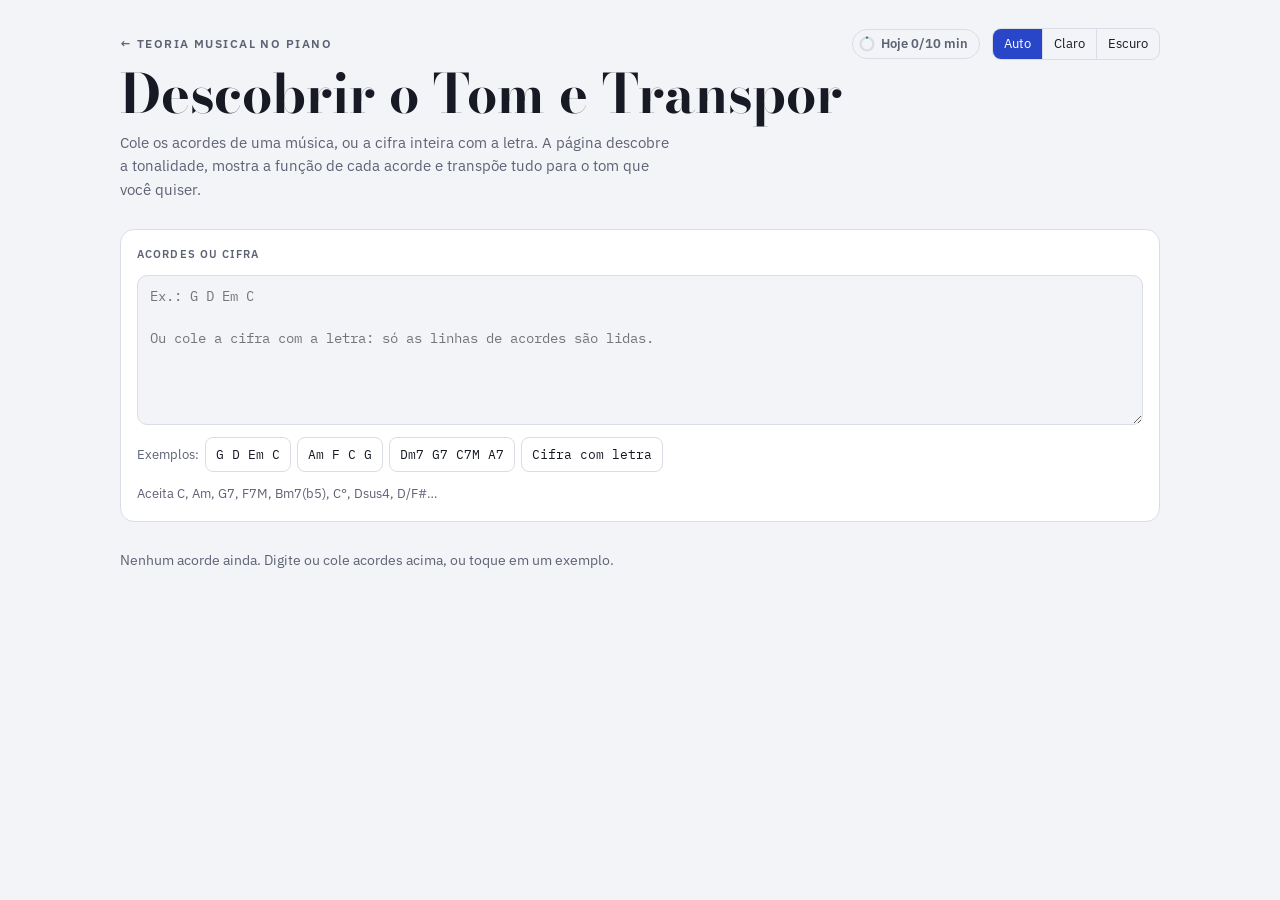
<file: descobrir-tom.html>
<!doctype html>
<html lang="pt-BR">
<head>
<meta charset="utf-8">
<meta name="viewport" content="width=device-width,initial-scale=1,viewport-fit=cover">
<meta name="description" content="Cole os acordes de uma música, descubra a tonalidade, veja a função de cada acorde e transponha para outro tom.">
<meta name="theme-color" content="#F3F4F7" media="(prefers-color-scheme: light)">
<meta name="theme-color" content="#10121A" media="(prefers-color-scheme: dark)">
<meta name="apple-mobile-web-app-capable" content="yes">
<meta name="mobile-web-app-capable" content="yes">
<meta name="apple-mobile-web-app-title" content="Teoria no Piano">
<link rel="icon" href="icon.svg" type="image/svg+xml">
<link rel="apple-touch-icon" href="apple-touch-icon.png">
<link rel="manifest" href="manifest.webmanifest">
<link rel="stylesheet" href="style.css">
<script src="theme.js"></script>
<script src="versao.js" defer></script>
<script src="music.js"></script>
<script src="progresso.js"></script>
<title>Descobrir o Tom e Transpor</title>
<link rel="preconnect" href="https://fonts.googleapis.com">
<link rel="preconnect" href="https://fonts.gstatic.com" crossorigin>
<link rel="stylesheet" href="https://fonts.googleapis.com/css2?family=Bodoni+Moda:opsz,wght@6..96,500;6..96,700&family=IBM+Plex+Mono:wght@400;500&family=IBM+Plex+Sans:wght@400;500;600&display=swap">
<style>
.section-head{display:flex;flex-wrap:wrap;align-items:baseline;justify-content:space-between;gap:8px 16px}
section{display:flex;flex-direction:column;gap:12px}
.card{background:var(--surface);border:1px solid var(--line);border-radius:14px;padding:16px;display:flex;flex-direction:column;gap:12px;min-width:0}
.lbl{font-size:11px;letter-spacing:.1em;text-transform:uppercase;color:var(--muted);font-weight:600}
.row{display:flex;flex-wrap:wrap;gap:6px;align-items:center}

/* Entrada */
textarea{width:100%;min-height:150px;resize:vertical;font-family:var(--mono);font-size:14px;line-height:1.5;color:var(--ink);background:var(--bg);border:1px solid var(--line);border-radius:10px;padding:10px 12px}
textarea:focus{outline:2px solid var(--accent);outline-offset:1px;border-color:transparent}
.ex{font-family:var(--mono);font-size:12.5px;min-width:0}

/* Resultado */
.result{display:grid;grid-template-columns:minmax(0,1.4fr) minmax(0,1fr);gap:14px}
.key-name{font-family:var(--chord);font-weight:600;font-size:clamp(34px,6.5vw,50px);line-height:1}
.key-sol{font-family:var(--chord);font-size:18px;color:var(--muted)}
.meter{height:6px;border-radius:99px;background:var(--line);overflow:hidden}
.meter span{display:block;height:100%;background:var(--t);border-radius:inherit}
dl{display:grid;grid-template-columns:auto 1fr;gap:6px 14px;margin:0;font-size:14px}
dt{color:var(--muted)}
dd{margin:0;font-family:var(--mono);font-size:13.5px}
.alts{display:flex;flex-direction:column;gap:6px}
.alt{display:flex;justify-content:space-between;align-items:center;gap:10px;border:1px solid var(--line);background:transparent;border-radius:10px;padding:9px 12px;text-align:left}
.alt:hover{border-color:var(--accent)}
.alt[aria-pressed="true"]{border-color:var(--accent);box-shadow:0 0 0 2px var(--accent) inset}
.alt b{font-family:var(--chord);font-weight:600;font-size:17px}
.alt small{font-family:var(--mono);font-size:12px;color:var(--muted)}
a.link{color:var(--accent);font-weight:600;font-size:14px;text-decoration:none}
a.link:hover{text-decoration:underline}

/* Análise */
.kbd-scroll{overflow-x:auto;max-width:100%}
#kbd{display:block;width:100%;max-height:220px;min-width:420px;height:auto}
.chords{display:grid;grid-template-columns:repeat(auto-fill,minmax(150px,1fr));gap:10px}
.ch{border:1px solid var(--line);background:var(--surface);border-radius:12px;padding:12px 10px 10px;text-align:left;display:flex;flex-direction:column;gap:5px;position:relative;transition:border-color .15s}
.ch:hover{border-color:var(--accent)}
.ch[aria-pressed="true"]{border-color:var(--accent);box-shadow:0 0 0 2px var(--accent) inset}
.ch .r{font-family:var(--chord);font-size:16px;font-weight:600;color:var(--muted)}
.ch.T .r{color:var(--t)} .ch.SD .r{color:var(--sd)} .ch.D .r{color:var(--d)}
.ch .c{font-family:var(--chord);font-size:24px;font-weight:600;line-height:1.05;word-break:break-word}
.ch .n{font-family:var(--mono);font-size:12px;color:var(--muted)}
.ch .f{font-size:12px;font-weight:600;color:var(--muted)}
.ch.T .f{color:var(--t)} .ch.SD .f{color:var(--sd)} .ch.D .f{color:var(--d)}
.ch.out{border-style:dashed}
.ch .x{position:absolute;top:10px;right:10px;font-family:var(--mono);font-size:11px;color:var(--muted)}

/* Transpor */
#keys{display:grid;grid-template-columns:repeat(6,minmax(0,1fr));gap:4px;max-width:420px}
#keys .chip{min-width:0;padding:6px 3px;font-size:13px;position:relative}
#keys .chip.orig::after{content:"";position:absolute;left:50%;bottom:3px;width:4px;height:4px;margin-left:-2px;border-radius:50%;background:currentColor}
pre{margin:0;font-family:var(--mono);font-size:14px;line-height:1.5;background:var(--bg);border:1px solid var(--line);border-radius:10px;padding:10px 12px;overflow-x:auto;white-space:pre}
.empty{color:var(--muted);font-size:14px;margin:0}

@media (max-width:760px){ .result{grid-template-columns:1fr} }
@media (max-width:480px){ .chords{grid-template-columns:repeat(2,minmax(0,1fr))} }
</style>
</head>
<body>
<div class="wrap">
  <header>
    <div class="top-bar">
      <a class="eyebrow" href="index.html">← Teoria musical no piano</a>
      <div class="seg theme" id="theme" role="group" aria-label="Tema"></div>
    </div>
    <h1>Descobrir o Tom e Transpor</h1>
    <p class="lede">Cole os acordes de uma música, ou a cifra inteira com a letra. A página descobre a tonalidade, mostra a função de cada acorde e transpõe tudo para o tom que você quiser.</p>
  </header>

  <section>
    <div class="card">
      <label class="lbl" for="src">Acordes ou cifra</label>
      <textarea id="src" spellcheck="false" autocomplete="off" placeholder="Ex.: G D Em C&#10;&#10;Ou cole a cifra com a letra: só as linhas de acordes são lidas."></textarea>
      <div class="row"><span class="hint">Exemplos:</span><span class="row" id="examples"></span></div>
      <span class="hint" id="readInfo">Aceita C, Am, G7, F7M, Bm7(b5), C°, Dsus4, D/F#…</span>
    </div>
  </section>

  <p class="empty" id="emptyMsg">Nenhum acorde ainda. Digite ou cole acordes acima, ou toque em um exemplo.</p>

  <div id="out" hidden style="display:flex;flex-direction:column;gap:28px">
    <section>
      <div class="section-head"><h2>Tonalidade provável</h2><span class="hint">Toque em outra opção para analisar nela.</span></div>
      <div class="result">
        <div class="card">
          <div><div class="key-name" id="keyName"></div><div class="key-sol" id="keySol"></div></div>
          <div style="display:flex;flex-direction:column;gap:6px">
            <div class="meter"><span id="meter"></span></div>
            <span class="hint" id="fitInfo"></span>
          </div>
          <dl>
            <dt>Armadura</dt><dd id="sig"></dd>
            <dt>Relativa</dt><dd id="rel"></dd>
          </dl>
          <a class="link" id="toField" href="campo-harmonico.html">Ver o campo harmônico deste tom →</a>
        </div>
        <div class="card">
          <span class="lbl">Outras possibilidades</span>
          <div class="alts" id="alts"></div>
        </div>
      </div>
    </section>

    <section>
      <div class="section-head"><h2 id="anTitle">Acordes da música</h2><span class="hint">Toque em um acorde para ver e ouvir.</span></div>
      <div class="card">
        <div class="kbd-scroll"><svg id="kbd" viewBox="0 0 562 190" role="img" aria-label="Teclado com as notas do acorde escolhido"></svg></div>
        <div class="row"><button class="btn" id="playSeq" type="button">Tocar a sequência</button><span class="hint" id="kbdHint"></span></div>
      </div>
      <div class="chords" id="chords"></div>
      <div class="row" id="legend">
        <span class="tag T">T · Tônica</span><span class="tag SD">SD · Subdominante</span><span class="tag D">D · Dominante</span>
        <span class="hint">Borda tracejada: acorde de fora do campo.</span>
      </div>
    </section>

    <section>
      <div class="section-head"><h2>Transpor</h2><span class="hint" id="easy"></span></div>
      <div class="card">
        <span class="lbl">Para o tom</span>
        <div id="keys"></div>
        <div class="row">
          <button class="btn" id="down" type="button">− ½ tom</button>
          <button class="btn" id="up" type="button">+ ½ tom</button>
          <button class="btn" id="reset" type="button">Tom original</button>
          <span class="hint" id="shiftInfo"></span>
        </div>
        <pre id="result"></pre>
        <div class="row"><button class="btn primary" id="copy" type="button">Copiar</button><span class="hint" id="copied" aria-live="polite"></span></div>
      </div>
    </section>
  </div>
</div>

<script>
(function(){
  const {LET,NAT,SOL,BLACK,acc,parse,niceT,spellAt,playNotes,drawKeys}=Music;
  const TONICS={maior:['C','Db','D','Eb','E','F','F#','G','Ab','A','Bb','B'],menor:['C','C#','D','Eb','E','F','F#','G','G#','A','Bb','B']};
  // Campo harmônico: [grau, semitons da tônica, tríade, tétrade, função, observação]
  const FIELD={
    maior:[[0,0,'M','7M','T'],[1,2,'m','m7','SD'],[2,4,'m','m7','T'],[3,5,'M','7M','SD'],[4,7,'M','7','D'],[5,9,'m','m7','T'],[6,11,'dim','m7b5','D']],
    menor:[[0,0,'m','m7','T'],[1,2,'dim','m7b5','SD'],[2,3,'M','7M','T'],[3,5,'m','m7','SD'],[4,7,'m','m7','D'],[5,8,'M','7M','SD'],[6,10,'M','7','D'],
      [4,7,'M','7','D','menor harmônica'],[6,11,'dim','dim7','D','menor harmônica']]
  };
  const FN={T:'Tônica',SD:'Subdominante',D:'Dominante'};
  // Letra (contando da tônica) para cada distância em semitons: I ♭II II ♭III III IV ♯IV V ♭VI VI ♭VII VII
  const STEP=[0,1,1,2,2,3,3,4,5,5,6,6];
  const ROMAN={0:'I',1:'♭II',2:'II',3:'♭III',4:'III',5:'IV',6:'♯IV',7:'V',8:'♭VI',9:'VI',10:'♭VII',11:'VII'};
  const TRI_IV={M:[0,4,7],m:[0,3,7],dim:[0,3,6],aug:[0,4,8],sus4:[0,5,7],sus2:[0,2,7]};
  const TRI_SYM={M:'',m:'m',dim:'°',aug:'(♯5)',sus4:'sus4',sus2:'sus2'};
  const Q7_SYM={'7M':'7M','7':'7',m7:'m7',m7M:'m(7M)',m7b5:'m7(♭5)',dim7:'°7'};

  // ---------- Leitura das cifras ----------
  function parseChord(tok){
    const t=tok.replace(/♯/g,'#').replace(/♭/g,'b');
    // Barra seguida de número é extensão, não baixo (C7/9, A7/4, C6/9)
    const m=t.match(/^([A-G])([#b]?)([^/]*(?:\/[0-9][^/]*)*)(?:\/([A-G])([#b]?))?$/); if(!m) return null;
    const s=m[3];
    if(s.replace(/Maj|maj|min|dim|aug|sus|add|omit|no|[0-9]|[()#b+°ºø,.\-mM\/]/g,'')!=='') return null;
    const pcOf=(l,a)=>(NAT[LET.indexOf(l)]+(a==='#'?1:a==='b'?-1:0)+12)%12;
    let tri='M', half=false, sev=null;
    if(/^(m(?!aj)|min|-)/.test(s)) tri='m';
    if(/dim|°|º/.test(s)) tri='dim';
    if(/ø|m7[(\/]?(b5|5-)/.test(s)){tri='dim';half=true;}
    if(tri==='M'&&/aug|\+|#5/.test(s)&&!/7\+/.test(s)) tri='aug';
    if(/sus2/.test(s)) tri='sus2'; else if(/sus|(^|[^1])4/.test(s)) tri='sus4';
    if(/7M|maj7|Maj7|M7|7\+/.test(s)) sev='7M'; else if(/7|ø/.test(s)) sev='7'; else if(/(^|[^1])6/.test(s)&&!/b6|#6/.test(s)) sev='6';
    let q7=null;
    if(sev==='7M') q7=tri==='M'?'7M':tri==='m'?'m7M':'x';
    if(sev==='7') q7=tri==='M'||tri.startsWith('sus')?'7':tri==='m'?'m7':tri==='dim'?(half?'m7b5':'dim7'):'x';
    const ch={tok,root:pcOf(m[1],m[2]),rootLi:LET.indexOf(m[1]),rootName:m[1]+m[2],suf:s,tri,sev,half,q7};
    if(m[4]){ch.bass=pcOf(m[4],m[5]);ch.bassName=m[4]+m[5];}
    return ch;
  }
  const IGNORE=/^(\||\|\||\/|-|–|—|:|%|\.+|x\d+|\(?\d+x\)?|\[.*\]|.*:)$/i;
  // Lê o texto: devolve as linhas (com os acordes e suas posições) e a lista de acordes na ordem
  function read(text){
    const lines=text.split(/\r?\n/).map(line=>{
      const toks=[...line.matchAll(/\S+/g)].map(mt=>{const raw=mt[0]; if(IGNORE.test(raw)) return {raw,at:mt.index,skip:true};
        let ch=parseChord(raw), pre='', post='';
        if(!ch){const mm=raw.match(/^([(\[|]*)(.*?)([)\]|,.]*)$/); if(mm&&mm[2]){ch=parseChord(mm[2]);pre=mm[1];post=mm[3];}}
        return {raw,at:mt.index,ch,pre,post};});
      const real=toks.filter(t=>!t.skip);
      const isChords=real.length>0&&real.every(t=>t.ch);
      return {line,toks,isChords};});
    const chords=lines.filter(l=>l.isChords).flatMap(l=>l.toks.filter(t=>t.ch).map(t=>t.ch));
    return {lines,chords,chordLines:lines.filter(l=>l.isChords).length};
  }

  // ---------- Análise ----------
  function analyze(c,tp,mode){
    const iv=(c.root-tp+12)%12, F=FIELD[mode];
    if(c.tri.startsWith('sus')){const f=F.find(f=>f[1]===iv); if(f) return {kind:'dia',deg:f[0],fn:f[4],iv,note:'suspenso'};}
    const hit=F.find(f=>f[1]===iv&&f[2]===c.tri&&(!c.q7||f[3]===c.q7));
    if(hit) return {kind:'dia',deg:hit[0],fn:hit[4],iv,note:hit[5]};
    // Dominante secundária: acorde maior (ou com 7) uma quinta acima de um grau do campo
    if(c.tri==='M'&&(!c.q7||c.q7==='7')){const t=(iv+5)%12, f=F.find(f=>f[1]===t&&f[2]!=='dim'&&!f[5]);
      if(f) return {kind:'sec',fn:'D',iv,target:f,tIv:t};}
    if(c.tri==='dim'&&c.q7==='dim7') return {kind:'dim',fn:'D',iv};
    // Empréstimo modal: acorde do tom homônimo (maior ↔ menor)
    const other=mode==='maior'?'menor':'maior';
    const b=FIELD[other].slice(0,7).find(f=>f[1]===iv&&f[2]===c.tri&&(!c.q7||f[3]===c.q7||c.q7==='7'&&f[3]==='7'));
    if(b) return {kind:'emp',fn:b[4],iv,deg:b[0]};
    return {kind:'fora',fn:null,iv};
  }
  function candidates(chords){
    const res=[], n=chords.length;
    ['maior','menor'].forEach(mode=>TONICS[mode].forEach(t=>{
      const tp=parse(t).pc; let score=0, fit=0;
      chords.forEach((c,i)=>{const a=analyze(c,tp,mode), w=1+(i===0?0.5:0)+(i===n-1?0.5:0);
        // Fora do campo pesa contra; dominante secundária e empréstimo pesam menos
        if(a.kind==='dia'){score+=w;fit++;} else score-=w*(a.kind==='fora'?1:0.5);});
      const isTonic=c=>c.root===tp&&c.tri===(mode==='maior'?'M':'m')&&(!c.q7||c.q7===(mode==='maior'?'7M':'m7')||c.q7==='m7M');
      if(isTonic(chords[0])) score+=1;
      if(isTonic(chords[n-1])) score+=1.2;
      if(chords.some(isTonic)) score+=1;
      if(chords.some(c=>c.root===(tp+7)%12&&c.tri==='M'&&c.q7==='7')) score+=0.8;
      // Cadência: V (ou V7) resolvendo na tônica é o sinal mais forte do tom
      for(let i=1;i<n;i++){const a=chords[i-1]; if(a.root===(tp+7)%12&&a.tri==='M'&&isTonic(chords[i])) score+=a.q7==='7'?2:1.2;}
      res.push({tonic:t,pc:tp,mode,score,fit});
    }));
    return res.sort((a,b)=>b.score-a.score||b.fit-a.fit);
  }

  // ---------- Grafia ----------
  // Grafa a classe de altura pc pela distância até a tônica (ex.: em Fá, 10 semitons → Mi♭)
  const FLATS=['C','Db','D','Eb','E','F','Gb','G','Ab','A','Bb','B'], SHARPS=['C','C#','D','D#','E','F','F#','G','G#','A','A#','B'];
  function spellInKey(key,pc){const {li,pc:tp}=parse(key.tonic);const n=spellAt(li+STEP[(pc-tp+12)%12],pc);
    if(Math.abs(n.acc)<=1) return n;
    const nm=(/b/.test(key.tonic)||key.tonic==='F'?FLATS:SHARPS)[pc]; return spellAt(LET.indexOf(nm[0]),pc);}
  // Baixo e notas do acorde grafados pelo intervalo a partir da fundamental
  function spellFromRoot(rootLi,rootPc,pc,tri){const i=(pc-rootPc+12)%12;
    const off={0:0,1:1,2:1,3:2,4:2,5:3,6:tri==='dim'?4:3,7:4,8:tri==='aug'?4:5,9:tri==='dim'?6:5,10:6,11:6}[i];
    return spellAt(rootLi+off,pc);}
  const ascii=n=>n.letter+(n.acc>0?'#'.repeat(n.acc):'b'.repeat(-n.acc));
  function keyName(k){return niceT(k.tonic)+' '+k.mode;}
  function keySolName(k){const {li,pc}=parse(k.tonic);return spellAt(li,pc).sol+' '+k.mode;}
  function keySig(k){const {li,pc}=parse(k.tonic);const iv=k.mode==='maior'?[0,2,4,5,7,9,11]:[0,2,3,5,7,8,10];
    const ns=iv.map((x,i)=>spellAt(li+i,(pc+x)%12)).filter(n=>n.acc);
    if(!ns.length) return 'sem acidentes';
    const sharp=ns[0].acc>0, order=sharp?'FCGDAEB':'BEADGCF';
    ns.sort((a,b)=>order.indexOf(a.letter)-order.indexOf(b.letter));
    const c=ns.length; return `${c} ${sharp?(c>1?'sustenidos':'sustenido'):(c>1?'bemóis':'bemol')}: ${ns.map(n=>n.name).join(' ')}`;}
  function relative(k){const {li,pc}=parse(k.tonic);
    return k.mode==='maior'?{tonic:ascii(spellAt(li+5,(pc+9)%12)),mode:'menor'}:{tonic:ascii(spellAt(li+2,(pc+3)%12)),mode:'maior'};}

  // ---------- Estado ----------
  const st={text:'',pick:null,shift:0,sel:null};
  try{st.text=localStorage.getItem('tom-texto')||'';}catch(e){}
  const $=id=>document.getElementById(id);
  let data=null, key=null, cands=[];

  const targetKey=()=>({tonic:TONICS[key.mode][(key.pc+st.shift)%12],pc:(key.pc+st.shift)%12,mode:key.mode});
  // Nome do acorde no tom de destino (no tom original, mantém como foi escrito)
  function chordNames(c){
    if(!st.shift) return {root:c.rootName,bass:c.bassName,rootLi:c.rootLi};
    const tk=targetKey(), r=spellInKey(tk,(c.root+st.shift)%12);
    const b=c.bass!=null?spellFromRoot(LET.indexOf(r.letter),r.pc,(c.bass+st.shift)%12,c.tri):null;
    return {root:ascii(r),bass:b&&ascii(b),rootLi:LET.indexOf(r.letter)};}
  const chordText=c=>{const n=chordNames(c);return n.root+c.suf+(n.bass?'/'+n.bass:'');};
  const nice=s=>s.replace(/#/g,'♯').replace(/^([A-G])b/,'$1♭').replace(/\/([A-G])b/,'/$1♭').replace(/b(?=\d)/g,'♭');
  function voicing(c){const n=chordNames(c), rp=(c.root+st.shift)%12;
    const ivs=TRI_IV[c.tri].slice(); if(c.sev==='7M') ivs.push(11); else if(c.sev==='7') ivs.push(c.tri==='dim'&&!c.half?9:10); else if(c.sev==='6') ivs.push(9);
    const base=48+rp, notes=ivs.map((x,i)=>({m:base+x,label:spellFromRoot(n.rootLi,rp,(rp+x)%12,c.tri).name,root:i===0}));
    if(c.bass!=null){const bp=(c.bass+st.shift)%12; notes.unshift({m:36+bp,label:spellFromRoot(n.rootLi,rp,bp,c.tri).name,bass:true});}
    return notes;}

  function romanOf(c,a){ if(a.kind==='sec'){const t=a.target; return 'V'+(c.q7==='7'?'7':'')+'/'+ROMAN[a.tIv]+TRI_SYM[t[2]];}
    return ROMAN[a.iv]+(c.q7?Q7_SYM[c.q7]||'':TRI_SYM[c.tri]);}
  function explain(c,a){
    if(a.kind==='dia') return a.note==='suspenso'?`${FN[a.fn]} (suspenso)`:a.note?`${FN[a.fn]} (${a.note})`:FN[a.fn];
    if(a.kind==='sec'){const tk=targetKey(), r=spellInKey(tk,(key.pc+a.tIv+st.shift)%12);return `Dominante secundária: prepara ${r.name}${TRI_SYM[a.target[2]]}`;}
    if(a.kind==='dim') return 'Diminuto de passagem';
    if(a.kind==='emp') return `${FN[a.fn]}, emprestado do tom ${key.mode==='maior'?'menor':'maior'}`;
    return 'Fora do campo';}

  // ---------- Desenho ----------
  const EXAMPLES=[['G D Em C','G D Em C'],['Am F C G','Am F C G'],['Dm7 G7 C7M A7','Dm7 G7 C7M A7'],['Cifra com letra','C          G\nHoje eu vou tocar\nAm            F\nno meu piano de manhã\nC        A7        Dm\ntodo acorde tem lugar\nF       G7       C\nquando a música é irmã']];
  EXAMPLES.forEach(([label,text])=>{const b=document.createElement('button');b.type='button';b.className='chip ex';b.textContent=label;
    b.onclick=()=>{$('src').value=text;st.text=text;st.pick=null;st.shift=0;st.sel=null;update();};$('examples').appendChild(b);});

  function update(){
    try{localStorage.setItem('tom-texto',st.text);}catch(e){}
    data=read(st.text);
    const has=data.chords.length>0;
    $('out').hidden=!has; $('emptyMsg').hidden=has;
    $('readInfo').textContent=has?`${data.chords.length} ${data.chords.length>1?'acordes lidos':'acorde lido'} em ${data.chordLines} ${data.chordLines>1?'linhas':'linha'}. Linhas com letra são mantidas como estão.`:'Aceita C, Am, G7, F7M, Bm7(b5), C°, Dsus4, D/F#…';
    if(!has) return;
    cands=candidates(data.chords);
    key=(st.pick&&cands.find(k=>k.tonic===st.pick.tonic&&k.mode===st.pick.mode))||cands[0];
    render();
  }
  function render(){
    const tk=targetKey(), n=data.chords.length;
    // Tonalidade
    $('keyName').textContent=keyName(key); $('keySol').textContent=keySolName(key);
    $('meter').style.width=Math.round(key.fit/n*100)+'%';
    $('fitInfo').textContent=`${key.fit} de ${n} acordes pertencem ao campo harmônico${key.fit<n?' (os outros são explicados abaixo)':''}.`;
    $('sig').textContent=keySig(key);
    const rel=relative(key); $('rel').textContent=keyName(rel);
    $('toField').href=`campo-harmonico.html?tonic=${encodeURIComponent(tk.tonic)}&mode=${tk.mode}`;
    $('toField').textContent=`Ver o campo harmônico de ${keyName(tk)} →`;
    const alts=$('alts'); alts.innerHTML='';
    const shown=[cands[0]].concat(cands.slice(1).filter(k=>k.fit>0).slice(0,3)); if(!shown.includes(key)) shown.push(key);
    shown.forEach((k,i)=>{const b=document.createElement('button');b.type='button';b.className='alt';b.setAttribute('aria-pressed',String(k===key));
      b.innerHTML=`<b>${keyName(k)}</b><small>${k.fit}/${n} no campo${i===0?' · mais provável':''}</small>`;
      b.onclick=()=>{st.pick={tonic:k.tonic,mode:k.mode};st.sel=null;key=k;render();};alts.appendChild(b);});
    // Acordes (únicos, na ordem em que aparecem)
    $('anTitle').textContent=st.shift?`Acordes em ${keyName(tk)}`:'Acordes da música';
    const uniq=[]; const count=new Map();
    data.chords.forEach(c=>{const k=c.tok.replace(/[()\[\]|,.]+$/,'');if(!count.has(k)){count.set(k,0);uniq.push(c);}count.set(k,count.get(k)+1);});
    const box=$('chords'); box.innerHTML='';
    uniq.forEach((c,i)=>{const a=analyze(c,key.pc,key.mode), b=document.createElement('button');
      b.type='button'; b.className='ch '+(a.fn||'')+(a.kind==='dia'?'':' out'); b.setAttribute('aria-pressed',String(st.sel===i));
      const notes=voicing(c).filter(v=>!v.bass);
      const cnt=count.get(c.tok.replace(/[()\[\]|,.]+$/,''));
      b.innerHTML=`<span class="r">${romanOf(c,a)}</span><span class="c">${nice(chordText(c))}</span><span class="n">${notes.map(v=>v.label).join(' ')}</span><span class="f">${explain(c,a)}</span>${cnt>1?`<span class="x">×${cnt}</span>`:''}`;
      b.onclick=()=>{st.sel=i;show(c,true);box.querySelectorAll('.ch').forEach((x,k)=>x.setAttribute('aria-pressed',String(k===i)));};
      box.appendChild(b);});
    const cur=uniq[st.sel]||uniq[0]; show(cur,false);
    // Transpor
    const keys=$('keys'); keys.innerHTML='';
    TONICS[key.mode].forEach((t,pc)=>{const b=document.createElement('button');b.type='button';b.className='chip'+(pc===key.pc?' orig':'');
      b.textContent=niceT(t)+(key.mode==='menor'?'m':''); b.title=(pc===key.pc?'Tom original: ':'')+niceT(t)+' '+key.mode;
      b.setAttribute('aria-pressed',String(pc===tk.pc)); b.onclick=()=>{st.shift=(pc-key.pc+12)%12;render();}; keys.appendChild(b);});
    const s=((st.shift+5)%12)-5;
    $('shiftInfo').textContent=st.shift?`${keyName(key)} → ${keyName(tk)} (${s>0?'+':''}${s} semitom${Math.abs(s)>1?'s':''})`:'No tom original';
    $('result').textContent=transposed();
    $('copied').textContent='';
    // Tons mais fáceis: menos teclas pretas nas notas dos acordes
    const cost=[...Array(12)].map((_,sh)=>data.chords.reduce((t,c)=>t+TRI_IV[c.tri].filter(x=>BLACK.has((c.root+sh+x)%12)).length,0));
    const best=[...Array(12).keys()].sort((a,b)=>cost[a]-cost[b]).slice(0,3).map(sh=>niceT(TONICS[key.mode][(key.pc+sh)%12])+(key.mode==='menor'?'m':''));
    $('easy').textContent=`Menos teclas pretas: ${best.join(', ')}`;
  }
  function show(c,sound){const v=voicing(c);drawKeys($('kbd'),v,{low:c.bass!=null?36:48});
    $('kbdHint').textContent=`${nice(chordText(c))}: ${v.map(x=>x.label).join(' ')}${c.bass!=null?' (baixo na mão esquerda)':''}`;
    if(sound) playNotes(v.map(x=>x.m));}
  // Texto transposto, mantendo a posição dos acordes sobre a letra
  function transposed(){
    return data.lines.map(l=>{ if(!l.isChords||!st.shift) return l.line;
      let out=''; l.toks.forEach(t=>{const txt=t.skip?t.raw:t.pre+chordText(t.ch)+t.post; let at=t.at; if(out.length&&at<=out.length) at=out.length+1; out=out.padEnd(at,' ')+txt;});
      return out;}).join('\n');}

  let seqT=[];
  // O som de todos os acordes é agendado de uma vez no relógio de áudio (cada troca cai no tempo); os timers só mudam o teclado
  $('playSeq').onclick=()=>{seqT.forEach(clearTimeout);seqT=[];Music.cancel(); const c=Music.audio(), cs=data.chords.slice(0,32); if(!c) return; let t0=0;
    cs.forEach((ch,i)=>{const t=playNotes(voicing(ch).map(x=>x.m),{at:i}); if(!i) t0=t;});
    cs.forEach((ch,i)=>seqT.push(setTimeout(()=>show(ch,false),Math.max(0,(t0+i-c.currentTime+Music.latency(c))*1000))));};
  $('up').onclick=()=>{st.shift=(st.shift+1)%12;render();};
  $('down').onclick=()=>{st.shift=(st.shift+11)%12;render();};
  $('reset').onclick=()=>{st.shift=0;render();};
  $('copy').onclick=async()=>{const t=$('result').textContent;
    try{await navigator.clipboard.writeText(t);$('copied').textContent='Copiado.';}
    catch(e){const r=document.createRange();r.selectNodeContents($('result'));const s=getSelection();s.removeAllRanges();s.addRange(r);$('copied').textContent='Selecionado: use Ctrl+C.';}};
  let typeT=null;
  $('src').value=st.text;
  $('src').addEventListener('input',()=>{clearTimeout(typeT);typeT=setTimeout(()=>{st.text=$('src').value;st.pick=null;st.shift=0;st.sel=null;update();},250);});
  update();
})();
</script>
</body>
</html>
</file>
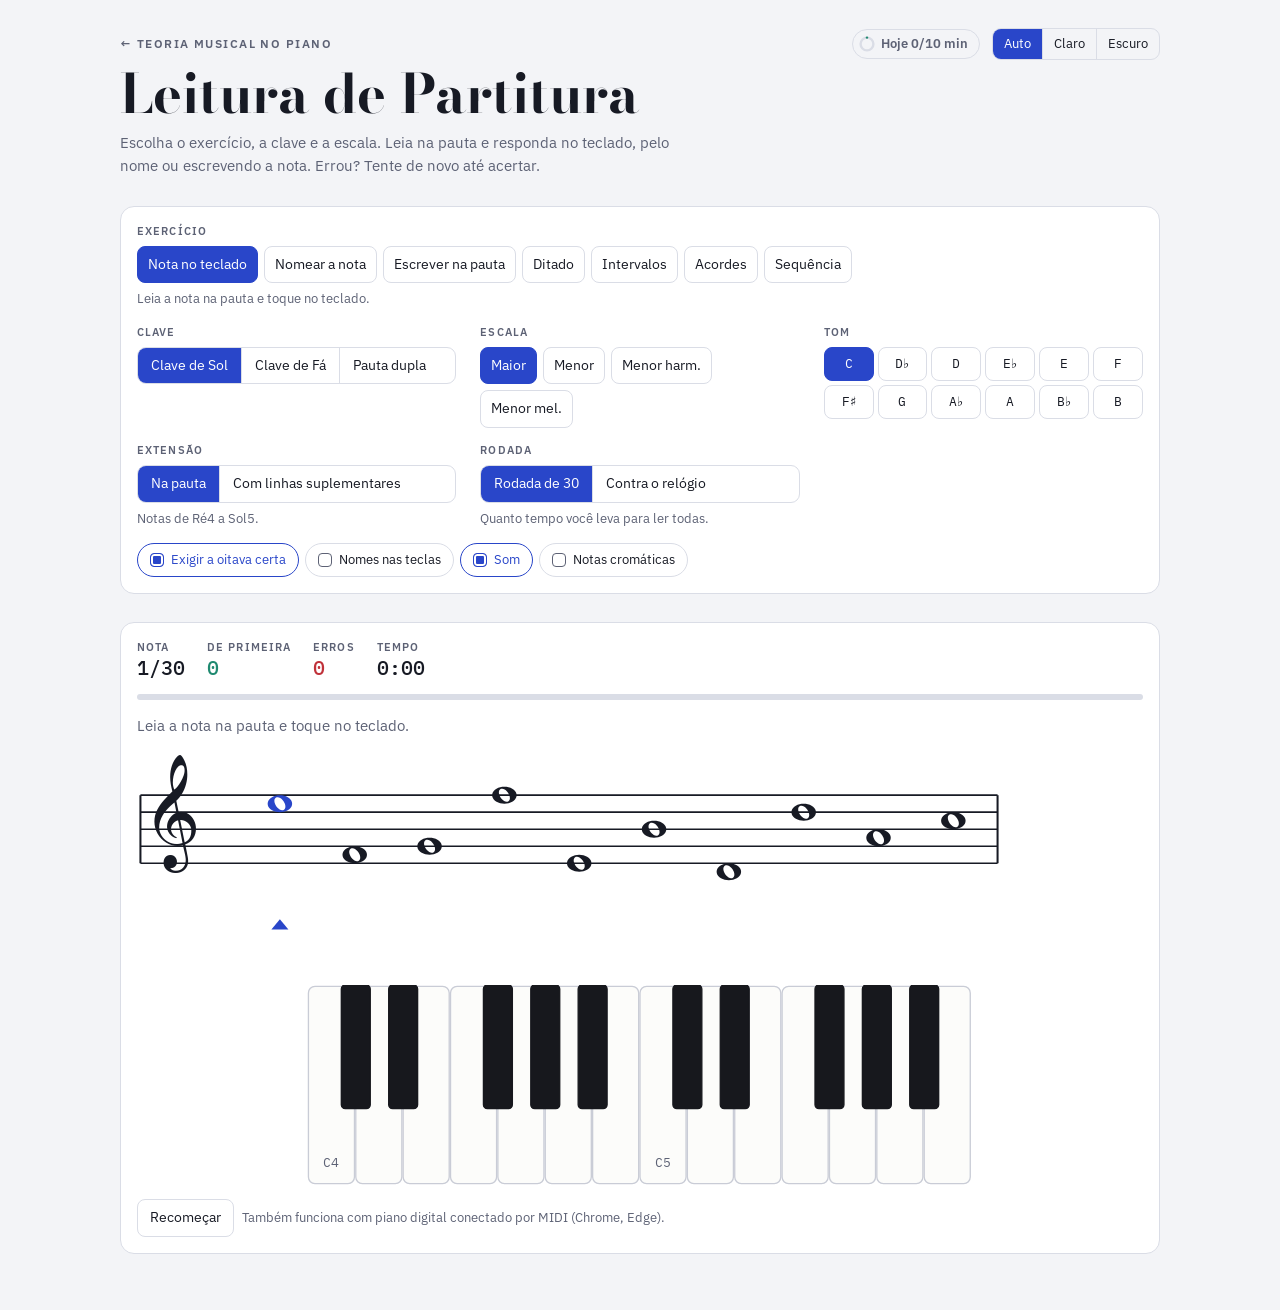
<file: leitura-partitura.html>
<!doctype html>
<html lang="pt-BR">
<head>
<meta charset="utf-8">
<meta name="viewport" content="width=device-width,initial-scale=1,viewport-fit=cover">
<meta name="description" content="Treino de leitura de partitura: notas, intervalos e acordes na clave de Sol, de Fá ou na pauta dupla; nomear, escrever, ditado e contra o relógio.">
<meta name="theme-color" content="#F3F4F7" media="(prefers-color-scheme: light)">
<meta name="theme-color" content="#10121A" media="(prefers-color-scheme: dark)">
<meta name="apple-mobile-web-app-capable" content="yes">
<meta name="mobile-web-app-capable" content="yes">
<meta name="apple-mobile-web-app-title" content="Teoria no Piano">
<link rel="icon" href="icon.svg" type="image/svg+xml">
<link rel="apple-touch-icon" href="apple-touch-icon.png">
<link rel="manifest" href="manifest.webmanifest">
<link rel="stylesheet" href="style.css">
<script src="theme.js"></script>
<script src="versao.js" defer></script>
<script src="music.js"></script>
<script src="notacao.js"></script>
<script src="progresso.js"></script>
<title>Leitura de Partitura</title>
<link rel="preconnect" href="https://fonts.googleapis.com">
<link rel="preconnect" href="https://fonts.gstatic.com" crossorigin>
<link rel="stylesheet" href="https://fonts.googleapis.com/css2?family=Bodoni+Moda:opsz,wght@6..96,500;6..96,700&family=IBM+Plex+Mono:wght@400;500&family=IBM+Plex+Sans:wght@400;500;600&family=Noto+Music&display=swap">
<style>
section{display:flex;flex-direction:column;gap:12px}
.card{background:var(--surface);border:1px solid var(--line);border-radius:14px;padding:16px;display:flex;flex-direction:column;gap:14px;min-width:0}
.lbl{font-size:11px;letter-spacing:.1em;text-transform:uppercase;color:var(--muted);font-weight:600}
.row{display:flex;flex-wrap:wrap;gap:6px;align-items:center}
.ctls{display:grid;grid-template-columns:repeat(auto-fit,minmax(260px,1fr));gap:14px 24px}
.ctl{display:flex;flex-direction:column;gap:6px;min-width:0}
#exs .chip,#modes .chip{font-family:var(--sans)}
#tonics{display:grid;grid-template-columns:repeat(6,minmax(0,1fr));gap:4px;max-width:420px}
#tonics .chip{min-width:0;padding:6px 3px;font-size:13px}
.toggle{border:1px solid var(--line);background:transparent;border-radius:999px;padding:6px 12px;font-size:13px;display:inline-flex;gap:7px;align-items:center}
.toggle::before{content:"";width:14px;height:14px;border-radius:4px;border:1.5px solid var(--muted);box-sizing:border-box}
.toggle[aria-pressed="true"]{border-color:var(--accent);color:var(--accent)}
.toggle[aria-pressed="true"]::before{background:var(--accent);border-color:var(--accent);box-shadow:inset 0 0 0 2px var(--surface)}
.toggle:disabled{opacity:.45;cursor:default}
.seg button:disabled{opacity:.45;cursor:default}

/* Treino */
.stats{display:flex;flex-wrap:wrap;gap:8px 22px;align-items:baseline}
.stat{display:flex;flex-direction:column}
.stat b{font-family:var(--mono);font-size:20px;font-weight:500;line-height:1.2}
.stat.ok b{color:var(--t)} .stat.err b{color:var(--d)}
.stat.rec{margin-left:auto;text-align:right}
.bar{height:6px;border-radius:99px;background:var(--line);overflow:hidden}
.bar span{display:block;height:100%;width:0;background:var(--accent);border-radius:inherit;transition:width .2s}
.prompt{margin:0;font-size:15px;color:var(--muted)}
.prompt b{font-family:var(--sans);font-size:26px;color:var(--ink);font-weight:600;margin-left:6px}
#staff{display:block;width:100%;height:auto;font-family:"Noto Music",serif;user-select:none;-webkit-user-select:none}
#staff.write{cursor:crosshair;touch-action:none}
.feedback{min-height:1.6em;font-size:15px;font-weight:600;margin:0}
.feedback.ok{color:var(--t)} .feedback.err{color:var(--d)}
.kbd-scroll{overflow-x:auto;max-width:100%;-webkit-overflow-scrolling:touch}
#piano{display:block;width:100%;height:auto;max-height:200px;touch-action:manipulation;user-select:none;-webkit-user-select:none}
#piano .k{cursor:pointer}
#names{display:grid;grid-template-columns:repeat(7,minmax(0,1fr));gap:6px}
#names button{border:1px solid var(--line);background:var(--bg);border-radius:10px;padding:14px 2px;font-size:16px;font-weight:600;min-width:0}
#names button:hover{border-color:var(--accent)}
#names button.mark{border-color:var(--accent);box-shadow:0 0 0 2px var(--accent) inset}
#names button.bad{background:var(--d-soft);color:var(--d);border-color:var(--d)}
#names button.good{background:var(--t-soft);color:var(--t);border-color:var(--t)}
.actions{display:flex;flex-wrap:wrap;gap:8px;align-items:center}

/* Resultado */
.result{display:grid;grid-template-columns:minmax(0,1fr) minmax(0,1.2fr);gap:14px}
.score{font-family:var(--display);font-weight:700;font-size:clamp(44px,8vw,64px);line-height:1}
.score small{font-size:.45em;color:var(--muted);font-weight:500}
dl{display:grid;grid-template-columns:auto 1fr;gap:6px 14px;margin:0;font-size:14px}
dt{color:var(--muted)}
dd{margin:0;font-family:var(--mono);font-size:13.5px}
.missed{display:flex;flex-wrap:wrap;gap:6px}
.missed span{font-family:var(--mono);font-size:13px;padding:4px 9px;border-radius:999px;background:var(--d-soft);color:var(--d)}
.newrec{color:var(--t);font-weight:600;font-size:14px;margin:0}
.empty{color:var(--muted);font-size:14px;margin:0}

@media (max-width:700px){ .result{grid-template-columns:1fr} }
@media (max-width:420px){ #names button{padding:12px 0;font-size:14px} }
</style>
</head>
<body>
<div class="wrap">
  <header>
    <div class="top-bar">
      <a class="eyebrow" href="index.html">← Teoria musical no piano</a>
      <div class="seg theme" id="theme" role="group" aria-label="Tema"></div>
    </div>
    <h1>Leitura de Partitura</h1>
    <p class="lede">Escolha o exercício, a clave e a escala. Leia na pauta e responda no teclado, pelo nome ou escrevendo a nota. Errou? Tente de novo até acertar.</p>
  </header>

  <section>
    <div class="card">
      <div class="ctl"><span class="lbl">Exercício</span><div class="row" id="exs" role="group" aria-label="Exercício"></div><span class="hint" id="exHint"></span></div>
      <div class="ctls">
        <div class="ctl"><span class="lbl">Clave</span><div class="seg" id="clefs" role="group" aria-label="Clave"></div></div>
        <div class="ctl"><span class="lbl">Escala</span><div class="row" id="modes" role="group" aria-label="Escala"></div></div>
        <div class="ctl"><span class="lbl">Tom</span><div id="tonics" role="group" aria-label="Tom"></div></div>
        <div class="ctl"><span class="lbl">Extensão</span><div class="seg" id="ranges" role="group" aria-label="Extensão"></div><span class="hint" id="rangeHint"></span></div>
        <div class="ctl"><span class="lbl">Rodada</span><div class="seg" id="rounds" role="group" aria-label="Rodada"></div><span class="hint" id="roundHint"></span></div>
      </div>
      <div class="row" id="opts"></div>
    </div>
  </section>

  <section id="train" data-foco>
    <div class="card">
      <div class="stats">
        <div class="stat"><span class="lbl" id="sNumLbl">Nota</span><b id="sNum">1/30</b></div>
        <div class="stat ok"><span class="lbl">De primeira</span><b id="sOk">0</b></div>
        <div class="stat err"><span class="lbl">Erros</span><b id="sErr">0</b></div>
        <div class="stat"><span class="lbl" id="sTimeLbl">Tempo</span><b id="sTime">0:00</b></div>
        <div class="stat rec" id="recBox" hidden><span class="lbl">Recorde</span><b id="sRec">–</b></div>
      </div>
      <div class="bar"><span id="bar"></span></div>
      <p class="prompt" id="prompt"></p>
      <svg id="staff" role="img" aria-label="Pauta do exercício"></svg>
      <p class="feedback" id="fb" aria-live="polite"></p>
      <div class="row" id="dictBtns" hidden>
        <button class="btn primary" id="hear" type="button">Ouvir de novo</button>
        <button class="btn" id="hearTonic" type="button">Ouvir a tônica</button>
        <span class="hint">Espaço também repete.</span>
      </div>
      <div class="kbd-scroll" id="pianoWrap"><svg id="piano" role="group" aria-label="Teclado"></svg></div>
      <div id="names" role="group" aria-label="Nome da nota" hidden></div>
      <div class="actions">
        <button class="btn" id="restart" type="button">Recomeçar</button>
        <button class="btn" id="review" type="button" hidden></button>
        <span class="hint" id="midiInfo">Também funciona com piano digital conectado por MIDI (Chrome, Edge).</span>
      </div>
    </div>
  </section>

  <section id="done" hidden>
    <h2>Resultado</h2>
    <div class="result">
      <div class="card">
        <span class="lbl" id="rLbl">Acertos de primeira</span>
        <div class="score" id="rScore"></div>
        <p class="newrec" id="rRec" hidden></p>
        <dl>
          <dt>Erros</dt><dd id="rErr"></dd>
          <dt>Tempo</dt><dd id="rTime"></dd>
          <dt id="rAvgLbl">Por nota</dt><dd id="rAvg"></dd>
          <dt>Exercício</dt><dd id="rCfg"></dd>
        </dl>
        <div class="actions"><button class="btn primary" id="again" type="button">Treinar de novo</button><button class="btn" id="review2" type="button" hidden></button></div>
      </div>
      <div class="card">
        <span class="lbl">Onde você errou</span>
        <div class="missed" id="rMissed"></div>
      </div>
    </div>
  </section>
</div>

<script>
(function(){
  const {LET,NAT,SOL,BLACK,acc,parse,niceT,spellAt,playNotes,keyboard,midi}=Music;
  const EXS={
    nota:{name:'Nota no teclado',hint:'Leia a nota na pauta e toque no teclado.',total:30,unit:'Nota',input:'keys'},
    nomear:{name:'Nomear a nota',hint:'Leia a nota e escolha o nome. O acidente vem da armadura ou do sinal ao lado da nota. No computador, as teclas C D E F G A B também respondem.',total:30,unit:'Nota',input:'names'},
    escrever:{name:'Escrever na pauta',hint:'Aparece o nome da nota: toque na linha ou no espaço certo da pauta. Arraste para ajustar antes de soltar.',total:30,unit:'Nota',input:'staff'},
    ditado:{name:'Ditado',hint:'Ouça a nota e encontre no teclado. Depois ela aparece na pauta.',total:30,unit:'Nota',input:'keys'},
    intervalo:{name:'Intervalos',hint:'Duas notas juntas: toque as duas, em qualquer ordem. Repare na distância entre elas.',total:15,unit:'Intervalo',input:'keys'},
    acorde:{name:'Acordes',hint:'Tríades do campo harmônico da escala: toque as três notas.',total:15,unit:'Acorde',input:'keys'},
    sequencia:{name:'Sequência',hint:'Uma melodia de 6 notas de cada vez. Toque em ordem, sem parar: se errar, a nota fica vermelha e você segue em frente.',total:30,unit:'Nota',input:'keys',group:6}
  };
  const SINGLE=['nota','nomear','escrever','ditado','sequencia'];
  const MODES={
    maior:{name:'Maior',iv:[0,2,4,5,7,9,11],tonics:['C','Db','D','Eb','E','F','F#','G','Ab','A','Bb','B']},
    menor:{name:'Menor',iv:[0,2,3,5,7,8,10],tonics:['C','C#','D','Eb','E','F','F#','G','G#','A','Bb','B']},
    harm:{name:'Menor harm.',full:'Menor harmônica',iv:[0,2,3,5,7,8,11],tonics:['C','C#','D','Eb','E','F','F#','G','G#','A','Bb','B'],sigIv:[0,2,3,5,7,8,10]},
    mel:{name:'Menor mel.',full:'Menor melódica',iv:[0,2,3,5,7,9,11],tonics:['C','C#','D','Eb','E','F','F#','G','G#','A','Bb','B'],sigIv:[0,2,3,5,7,8,10]}
  };
  // Posição diatônica: oitava*7 + letra (C4 = 28). bottom = linha de baixo da pauta.
  const CLEFS={
    sol:{name:'Sol',glyph:'𝄞',bottom:30,ranges:{pauta:[29,39],sup:[26,42]},sharps:[38,35,39,36,33,37,34],flats:[34,37,33,36,32,35,31]},
    fa:{name:'Fá',glyph:'𝄢',bottom:18,ranges:{pauta:[17,27],sup:[14,30]},sharps:[24,21,25,22,19,23,20],flats:[20,23,19,22,18,21,17]}
  };
  const CLEF_OPTS=[['sol','Clave de Sol'],['fa','Clave de Fá'],['ambas','Pauta dupla']];
  const RANGES=[['pauta','Na pauta'],['sup','Com linhas suplementares']];
  const OPTS=[['octave','Exigir a oitava certa'],['names','Nomes nas teclas'],['sound','Som'],['chrom','Notas cromáticas','Inclui sustenidos, bemóis e bequadros fora da escala (só notas soltas)']];
  const CLOCK=60;

  const S={ex:'nota',clef:'sol',mode:'maior',tonic:'C',range:'pauta',round:'count',octave:true,names:false,sound:true,chrom:false};
  try{Object.assign(S,JSON.parse(localStorage.getItem('leitura-cfg')||'{}'));}catch(e){}
  if(!EXS[S.ex]) S.ex='nota'; if(!CLEF_OPTS.some(c=>c[0]===S.clef)) S.clef='sol';
  if(!MODES[S.mode]) S.mode='maior'; if(!MODES[S.mode].tonics.includes(S.tonic)) S.tonic=MODES[S.mode].tonics[0];
  if(!RANGES.some(r=>r[0]===S.range)) S.range='pauta'; if(S.round!=='clock') S.round='count';
  const store=(k,v)=>{try{localStorage.setItem(k,JSON.stringify(v));}catch(e){}};
  const load=(k,d)=>{try{return JSON.parse(localStorage.getItem(k))||d;}catch(e){return d;}};
  const save=()=>store('leitura-cfg',S);

  const $=id=>document.getElementById(id);
  const NS='http://www.w3.org/2000/svg';
  function el(parent,tag,attrs,text){const e=document.createElementNS(NS,tag);for(const k in attrs)e.setAttribute(k,attrs[k]);if(text!=null)e.textContent=text;parent.appendChild(e);return e;}
  const rnd=a=>a[Math.floor(Math.random()*a.length)];
  const noteName=n=>SOL[n.letter]+acc(n.acc)+n.oct;
  const cifra=n=>n.letter+acc(n.acc);
  // Nome da tecla tocada (sem grafia da escala): usa sustenido nas pretas
  const keyName=m=>{const pc=m%12,li=NAT.indexOf(pc)>=0?NAT.indexOf(pc):NAT.indexOf(pc-1);return SOL[LET[li]]+(BLACK.has(pc)?'♯':'')+(Math.floor(m/12)-1);};
  const fmtTime=ms=>{const s=Math.max(0,Math.round(ms/1000));return Math.floor(s/60)+':'+String(s%60).padStart(2,'0');};
  const clefsOn=()=>S.clef==='ambas'?['sol','fa']:[S.clef];
  const timed=()=>S.round==='clock'&&S.ex!=='sequencia';

  // ---------- Escala, armadura e notas possíveis ----------
  function spell(t,iv){const {li,pc}=parse(t);return iv.map((x,i)=>spellAt(li+i,(pc+x)%12));}
  const mkNote=(d,a,clef)=>{const li=d%7,oct=Math.floor(d/7);return {d,letter:LET[li],acc:a,oct,m:12*(oct+1)+NAT[li]+a,clef};};
  function setup(){
    const M=MODES[S.mode];
    const scale=spell(S.tonic,M.iv), sigScale=spell(S.tonic,M.sigIv||M.iv);
    const sig={}; sigScale.forEach(n=>{if(n.acc) sig[n.letter]=n.acc;});
    const byLetter={}; scale.forEach(n=>byLetter[n.letter]=n.acc);
    const sharp=Object.values(sig).some(a=>a>0), count=Object.keys(sig).length;
    const pools={}, sigPos={};
    for(const c of clefsOn()){const C=CLEFS[c],[lo,hi]=C.ranges[S.range]; pools[c]=[];
      for(let d=lo;d<=hi;d++) pools[c].push(mkNote(d,byLetter[LET[d%7]],c));
      sigPos[c]=(sharp?C.sharps:C.flats).slice(0,count);}
    return {scale,sig,pools,sigPos,sigAcc:sharp?1:-1,sigCount:count};
  }
  // Altera a nota em meio tom (♯/♭/♮ fora da escala), sem cair em Mi♯, Si♯, Fá♭ ou Dó♭
  function chromatize(n){
    if(!S.chrom||Math.random()>0.35) return n;
    for(const dl of Math.random()<0.5?[1,-1]:[-1,1]){const a=n.acc+dl;
      if(Math.abs(a)>1||(a===1&&'EB'.includes(n.letter))||(a===-1&&'CF'.includes(n.letter))) continue;
      return {...n,acc:a,m:n.m+dl};}
    return n;
  }

  // ---------- Intervalos e acordes: nomes ----------
  const IV_NUM=['Uníssono','Segunda','Terça','Quarta','Quinta','Sexta','Sétima','Oitava'];
  const IV_BASE=[0,2,4,5,7,9,11,12];
  function ivName(a,b){const n=b.d-a.d, st=b.m-a.m, diff=st-IV_BASE[n];
    const perf=[0,3,4,7].includes(n);
    const q=perf?{'-1':'diminuta','0':'justa','1':'aumentada'}[diff]:{'-2':'diminuta','-1':'menor','0':'maior','1':'aumentada'}[diff];
    return IV_NUM[n]+' '+(q||'');}
  function chordName(ns){const r=ns[0],t=ns[1].m-r.m,f=ns[2].m-r.m;
    const q=t===4&&f===7?['maior','']:t===3&&f===7?['menor','m']:t===3&&f===6?['diminuto','°']:t===4&&f===8?['aumentado','+']:['',''];
    return SOL[r.letter]+acc(r.acc)+' '+q[0]+' ('+cifra(r)+q[1]+')';}
  function itemLabel(it){
    if(S.ex==='intervalo') return ivName(it.notes[0],it.notes[1])+' ('+it.notes.map(noteName).join('–')+')';
    if(S.ex==='acorde') return chordName(it.notes)+': '+it.notes.map(noteName).join(' ');
    return noteName(it.notes[0]);
  }

  // ---------- Notas fracas (para revisar) ----------
  const weakKey=n=>n.clef+'|'+n.d+'|'+n.acc;
  let WEAK=load('leitura-fracas',{});
  // Só as da clave e da extensão escolhidas: fora delas não há tecla nem lugar na pauta para responder
  function weakList(){const on=clefsOn();return Object.entries(WEAK).filter(([k,c])=>{const [clef,d]=k.split('|'),r=on.includes(clef)&&CLEFS[clef].ranges[S.range];return c>0&&r&&+d>=r[0]&&+d<=r[1];}).map(([k,c])=>{const [clef,d,a]=k.split('|');return {n:mkNote(+d,+a,clef),c};});}
  function noteWeak(it){
    if(!SINGLE.includes(S.ex)) return;
    const k=weakKey(it.notes[0]);
    if(it.tries) WEAK[k]=Math.min(9,(WEAK[k]||0)+1); else if(WEAK[k]){WEAK[k]--; if(!WEAK[k]) delete WEAK[k];}
    store('leitura-fracas',WEAK);
  }

  // ---------- Itens ----------
  const mkItem=notes=>({notes,clef:notes[0].clef,tries:0,done:false,got:new Set()});
  // Monte com tudo o que pode sair (notas, intervalos ou acordes, nas pautas escolhidas): cada um sai uma vez antes de repetir
  let BAG=null;
  function newBag(){BAG=Music.bagFor('leitura',[S.ex,S.clef,S.mode,S.tonic,S.range],bagItems,ns=>ns.map(n=>n.clef+n.d).join());}
  function bagItems(){
    const items=[];
    for(const c of clefsOn()){const P=K.pools[c];
      if(S.ex==='intervalo'){for(let i=0;i<P.length;i++) for(let n=2;n<=8;n++) if(i+n-1<P.length) items.push([P[i],P[i+n-1]]);}
      else if(S.ex==='acorde'){for(let i=0;i+4<P.length;i++) items.push([P[i],P[i+2],P[i+4]]);}
      else P.forEach(n=>items.push([n]));}
    return items;
  }
  function genItem(){
    const W=R.review?weakList():[]; // na revisão; se todas já foram acertadas, segue com notas sorteadas
    if(W.length){
      // Mais erros, mais chance de sair; evita as que saíram há pouco
      const k=Math.min(3,W.length-1), recent=k?R.items.slice(-k).map(it=>weakKey(it.notes[0])):[], pool=W.filter(w=>!recent.includes(weakKey(w.n)));
      const tot=pool.reduce((s,w)=>s+w.c,0); let x=Math.random()*tot; return mkItem([(pool.find(w=>(x-=w.c)<0)||pool[0]).n]);}
    const ns=BAG.next(); return mkItem(ns.length===1?[chromatize(ns[0])]:ns);
  }
  // Sequência: melodia por graus conjuntos e saltos pequenos, sempre na mesma pauta
  function genGroup(){
    const c=rnd(clefsOn()), P=K.pools[c], out=[]; let i=Math.floor(Math.random()*P.length);
    for(let k=0;k<EXS.sequencia.group;k++){
      if(k){let st;do{st=rnd([-1,-1,1,1,-2,2,-3,3,-4,4]);}while(i+st<0||i+st>=P.length); i+=st;}
      out.push(mkItem([chromatize(P[i])]));}
    return out;
  }
  // Evita repetir uma das últimas melodias (Music.fresh)
  const nextGroup=Music.fresh(genGroup,g=>g.map(it=>it.clef+it.notes[0].d).join(),5,'leitura-seq');
  const total=()=>timed()?Infinity:R.review?30:EXS[S.ex].total;
  function ensure(n){while(R.items.length<Math.min(n,total())){
    if(S.ex==='sequencia'&&!R.review) R.items.push(...nextGroup()); else R.items.push(genItem());}}

  // ---------- Rodada ----------
  let K=null, R=null, clockTimer=null;
  function newRound(review=false){
    K=setup(); newBag();
    R={items:[],i:0,errors:0,start:null,end:null,revealed:false,review:review&&SINGLE.includes(S.ex)&&weakList().length>0,ghost:null,wrong:null};
    ensure(40);
    $('done').hidden=true; $('train').hidden=false;
    const ex=EXS[S.ex];
    $('pianoWrap').hidden=ex.input!=='keys'; $('names').hidden=ex.input!=='names'; $('dictBtns').hidden=S.ex!=='ditado';
    $('staff').classList.toggle('write',ex.input==='staff');
    $('sNumLbl').textContent=ex.unit; $('sTimeLbl').textContent=timed()?'Restam':'Tempo';
    setFb(R.review?'Revisão: só as notas em que você mais errou.':'','');
    drawNames(); drawPiano(); drawStaff(); prompt(); stats(); reviewBtn();
    if(S.ex==='ditado') setTimeout(()=>hear(),350);
  }
  const active=()=>R&&!R.end;
  const cur=()=>R.items[R.i];
  function setFb(t,cls){const f=$('fb');f.textContent=t;f.className='feedback'+(cls?' '+cls:'');}
  function prompt(){
    const p=$('prompt'), it=active()?cur():null;
    if(S.ex==='escrever'&&it){p.innerHTML='Escreva na pauta:';const b=document.createElement('b');b.textContent=noteName(it.notes[0]);p.appendChild(b);}
    else p.textContent=EXS[S.ex].hint;
  }
  const recKey=()=>[S.ex,S.clef,S.range,S.chrom?1:0,S.tonic,S.mode].join('|');
  function stats(){
    const ok=R.items.filter(n=>n.done&&n.tries===0).length, T=total();
    $('sNum').textContent=timed()?String(R.i):Math.min(R.i+1,T)+'/'+T; $('sOk').textContent=ok; $('sErr').textContent=R.errors;
    const el_=R.start?(R.end||Date.now())-R.start:0;
    if(timed()){$('sTime').textContent=fmtTime(CLOCK*1000-el_); $('bar').style.width=Math.min(100,el_/CLOCK/10)+'%';}
    else {$('sTime').textContent=fmtTime(el_); $('bar').style.width=(R.i/T*100)+'%';}
    const rec=load('leitura-recordes',{})[recKey()];
    $('recBox').hidden=!timed()||R.review; $('sRec').textContent=rec!=null?rec:'–';
  }
  clockTimer=setInterval(()=>{if(!active()||!R.start) return; stats();
    if(timed()&&Date.now()-R.start>=CLOCK*1000){R.end=Date.now();stats();drawStaff();drawPiano();finish();}},250);
  function startClock(){if(!R.start) R.start=Date.now();}

  function success(it,msg){
    it.done=true; noteWeak(it); Progress.log('leitura:'+S.ex,it.tries===0); R.i++; R.revealed=false; R.ghost=null;
    setFb(msg||((it.tries?'Isso! ':'Certo! ')+itemLabel(it)),'ok');
    if(R.i>=total()){R.end=Date.now(); stats(); drawAll(); setTimeout(finish,500); return;}
    ensure(R.i+12); drawAll(); stats();
    if(S.ex==='ditado') setTimeout(hear,700);
  }
  function wrong(it,msg){
    it.tries++; R.errors++;
    if(S.ex==='sequencia'){it.done=true; noteWeak(it); Progress.log('leitura:sequencia',false); R.i++;
      setFb('Era '+noteName(it.notes[0])+'. Siga em frente.','err');
      if(R.i>=total()){R.end=Date.now(); stats(); drawAll(); setTimeout(finish,500); return;}
      ensure(R.i+12); drawAll(); stats(); return;}
    if(it.tries>=3){R.revealed=true; setFb((S.ex==='intervalo'||S.ex==='acorde'?'São ':'É ')+itemLabel(it)+'. '+(EXS[S.ex].input==='keys'?'Toque as teclas marcadas.':'Veja a marca e responda.'),'err');}
    else setFb(msg,'err');
    drawAll(); stats();
  }
  const drawAll=()=>{drawStaff();drawPiano();drawNames();prompt();};

  // Teclado (e MIDI)
  const matchKey=(m,n)=>S.octave?m===n.m:(m-n.m)%12===0;
  function onKey(m){
    if(S.sound||S.ex==='ditado') playNotes([m],{dur:0.9});
    if(!active()||EXS[S.ex].input!=='keys') return;
    const it=cur(); startClock();
    const k=it.notes.findIndex((n,i)=>!it.got.has(i)&&matchKey(m,n));
    if(k>=0){it.got.add(k); flashKey(m,'var(--t)');
      if(it.got.size===it.notes.length) success(it); else {drawStaff();drawPiano();}
      return;}
    if(it.notes.some(n=>matchKey(m,n))) return; // tecla já acertada neste item
    flashKey(m,'var(--d)');
    const n=it.notes[0], near=S.octave&&it.notes.length===1&&(m-n.m)%12===0;
    wrong(it,near?'Nota certa, oitava errada. Tente de novo.':'Você tocou '+keyName(m)+'. Tente de novo.');
  }
  // Nomes
  function onName(li){
    if(!active()||EXS[S.ex].input!=='names') return;
    const it=cur(), n=it.notes[0]; startClock();
    if(S.sound) playNotes([n.m],{dur:0.9});
    if(LET[li]===n.letter){nameFlash={li,cls:'good'}; success(it);}
    else {nameFlash={li,cls:'bad'}; wrong(it,'Não é '+SOL[LET[li]]+'. Tente de novo.');}
    setTimeout(()=>{nameFlash=null;drawNames();},350);
  }
  let nameFlash=null;
  function drawNames(){
    const box=$('names'); if(box.hidden) return; box.innerHTML='';
    const it=active()?cur():null;
    LET.forEach((L,li)=>{const b=document.createElement('button');b.type='button';b.textContent=SOL[L];
      if(nameFlash&&nameFlash.li===li) b.classList.add(nameFlash.cls);
      if(R.revealed&&it&&it.notes[0].letter===L) b.classList.add('mark');
      b.onclick=()=>onName(li); box.appendChild(b);});
  }
  // Pauta (escrever)
  function onStaff(d){
    if(!active()||EXS[S.ex].input!=='staff') return;
    const it=cur(), n=it.notes[0]; startClock();
    const ok=S.octave?d===n.d:(d-n.d)%7===0;
    if(ok){if(S.sound) playNotes([n.m],{dur:0.9}); success(it);}
    else {R.wrong={d,t:Date.now()}; setTimeout(()=>{if(R.wrong&&Date.now()-R.wrong.t>=500){R.wrong=null;drawStaff();}},520);
      const w=mkNote(d,K.sig[LET[d%7]]||0,n.clef);
      wrong(it,'Aí é '+noteName(w)+'. Tente de novo.');}
  }
  // Ditado
  function hear(){if(active()) playNotes(cur().notes.map(n=>n.m),{dur:1.2});}
  function hearTonic(){if(!active()) return; const P=K.pools[cur().clef], mid=P[Math.floor(P.length/2)].m, pc=parse(S.tonic).pc;
    let m=mid-((mid-pc)%12+12)%12; playNotes([m],{dur:1.2});}

  function finish(){
    if(!R.end) return; // a rodada foi trocada antes do resultado aparecer
    const T=R.items.slice(0,R.i), ok=T.filter(n=>n.tries===0).length, time=R.end-(R.start||R.end), ex=EXS[S.ex];
    const clock=timed();
    $('rLbl').textContent=clock?'Certas de primeira em '+CLOCK+' s':'Acertos de primeira';
    $('rScore').innerHTML=clock?ok+'<small> de '+T.length+'</small>':ok+'<small> / '+T.length+'</small>';
    $('rRec').hidden=true;
    if(clock&&!R.review){const recs=load('leitura-recordes',{}),old=recs[recKey()];
      if(old==null||ok>old){recs[recKey()]=ok; store('leitura-recordes',recs); if(ok>0){$('rRec').hidden=false;$('rRec').textContent=old==null?'Primeiro recorde deste exercício!':'Novo recorde! O anterior era '+old+'.';}}}
    $('rErr').textContent=R.errors;
    $('rTime').textContent=fmtTime(time);
    $('rAvgLbl').textContent='Por '+ex.unit.toLowerCase();
    $('rAvg').textContent=T.length?(time/T.length/1000).toFixed(1).replace('.',',')+' s':'–';
    $('rCfg').textContent=(R.review?'Revisão · ':'')+ex.name+' · '+CLEF_OPTS.find(c=>c[0]===S.clef)[1]+' · '+niceT(S.tonic)+' '+(MODES[S.mode].full||MODES[S.mode].name).toLowerCase();
    const miss=new Map(); T.filter(n=>n.tries).forEach(n=>{const k=itemLabel(n);miss.set(k,(miss.get(k)||0)+n.tries);});
    const box=$('rMissed'); box.innerHTML='';
    if(!miss.size){const p=document.createElement('p');p.className='empty';p.textContent=T.length?'Nenhum erro. Tente com linhas suplementares, outra clave ou contra o relógio.':'Nenhuma resposta nesta rodada.';box.appendChild(p);}
    [...miss].sort((a,b)=>b[1]-a[1]).forEach(([k,c])=>{const s=document.createElement('span');s.textContent=k+(c>1?' ×'+c:'');box.appendChild(s);});
    reviewBtn(); stats();
    $('done').hidden=false; $('done').scrollIntoView({behavior:'smooth',block:'start'});
  }
  function reviewBtn(){
    const n=SINGLE.includes(S.ex)?weakList().length:0;
    for(const id of ['review','review2']){const b=$(id); b.hidden=!n; b.textContent='Revisar as que errei ('+n+(n===1?' nota)':' notas)');}
  }

  // ---------- Pauta ----------
  const SP=10, STEP=SP/2;
  const ACC_GLYPH={'1':'♯','-1':'♭','0':'♮','2':'𝄪','-2':'𝄫'};
  // Ajustes finos de posição dos glifos da fonte Noto Music
  const FA_DY=25, ACC_DY={'1':4,'-1':2,'0':4,'2':4,'-2':2};
  let ST=null; // geometria da última pauta desenhada
  function colW(){return S.ex==='intervalo'||S.ex==='acorde'?54:44;}
  function perPage(head){
    if(S.ex==='sequencia'&&!R.review) return EXS.sequencia.group;
    const w=$('staff').parentElement.clientWidth||600, k=S.ex==='escrever'?1.9:1.45;
    return Math.max(S.ex==='escrever'?3:4,Math.min(10,Math.floor((w/k-head)/colW())));
  }
  function staffGeo(){let y=6;const out=clefsOn().map(c=>{const C=CLEFS[c],[lo,hi]=C.ranges[S.range];
    const Y0=y+(Math.max(hi-C.bottom,11)+1)*STEP; y=Y0+(Math.max(C.bottom-lo,c==='sol'?4:3)+1)*STEP; return {c,C,Y0,lo,hi};});
    return {staves:out,bottom:y};}
  function drawStaff(){
    const svg=$('staff'); svg.innerHTML='';
    const G=staffGeo(), head=48+K.sigCount*10+14, N=perPage(head), CW=colW();
    const page=Math.floor(Math.min(R.i,total()-1)/N), first=page*N;
    ensure(first+N);
    const W=head+N*CW+6, vh=G.bottom+16, shown=R.items.slice(first,first+N);
    ST={G,head,N,CW,first,W};
    svg.setAttribute('viewBox',`0 0 ${W} ${vh}`); svg.style.maxWidth=Math.round(W*1.7)+'px';
    const line=(x1,x2,y,w=1)=>el(svg,'line',{x1,x2,y1:y,y2:y,stroke:'var(--ink)','stroke-width':w});
    G.staves.forEach(({c,C,Y0})=>{
      const yOf=r=>Y0-r*STEP;
      for(let l=0;l<5;l++) line(2,W-2,yOf(l*2));
      el(svg,'line',{x1:W-2,x2:W-2,y1:yOf(8),y2:yOf(0),stroke:'var(--ink)','stroke-width':1.2});
      if(c==='sol') el(svg,'text',{x:8,y:yOf(2),'font-size':SP*4,fill:'var(--ink)'},C.glyph);
      else el(svg,'text',{x:8,y:yOf(6)+FA_DY,'font-size':SP*4,fill:'var(--ink)'},C.glyph);
      K.sigPos[c].forEach((d,i)=>el(svg,'text',{x:48+i*10,y:yOf(d-C.bottom)+ACC_DY[K.sigAcc],'font-size':SP*3,fill:'var(--ink)'},ACC_GLYPH[K.sigAcc]));
    });
    const top=G.staves[0].Y0-8*STEP, bot=G.staves[G.staves.length-1].Y0;
    el(svg,'line',{x1:2,x2:2,y1:top,y2:bot,stroke:'var(--ink)','stroke-width':G.staves.length>1?2:1.2});
    const geoOf=c=>G.staves.find(s=>s.c===c);
    const hidden=(it,idx)=>!it.done&&(S.ex==='ditado'||S.ex==='escrever')&&!(idx===R.i&&R.revealed);
    shown.forEach((it,j)=>{
      const idx=first+j, x=head+j*CW+CW/2, cur_=idx===R.i&&active();
      const col=it.done?(it.tries?'var(--d)':'var(--t)'):cur_&&S.ex!=='sequencia'?'var(--accent)':'var(--ink)';
      if(!hidden(it,idx)) drawGroup(svg,x,geoOf(it.clef),it.notes.map((n,k)=>({n,col:!it.done&&it.got.has(k)?'var(--t)':col})));
      if(cur_&&S.ex==='escrever'){
        if(R.ghost) drawGroup(svg,x,geoOf(R.ghost.clef),[{n:mkNote(R.ghost.d,K.sig[LET[R.ghost.d%7]]||0,R.ghost.clef),col:'var(--muted)',noAcc:true}]);
        if(R.wrong){const g=nearestStaff(R.wrong.d);drawGroup(svg,x,g,[{n:mkNote(R.wrong.d,0,g.c),col:'var(--d)',noAcc:true}]);}
      }
      if(cur_) el(svg,'path',{d:`M${x-5} ${vh-2} L${x} ${vh-8} L${x+5} ${vh-2} Z`,fill:'var(--accent)'});
    });
  }
  const nearestStaff=d=>ST.G.staves.reduce((b,s)=>{const r=d-s.C.bottom,dist=r<0?-r:r>8?r-8:0;return !b||dist<b.dist?{...s,dist}:b;},null);
  // Desenha as notas de uma coluna (nota, intervalo ou acorde)
  function drawGroup(svg,x,g,ns){
    const yOf=r=>g.Y0-r*STEP, sorted=ns.slice().sort((a,b)=>a.n.d-b.n.d);
    let prevD=null,prevShift=false;
    sorted.forEach(o=>{o.shift=prevD!==null&&o.n.d-prevD===1&&!prevShift; prevShift=o.shift; prevD=o.n.d;});
    const rs=sorted.map(o=>o.n.d-g.C.bottom), rMin=Math.min(...rs), rMax=Math.max(...rs), wide=sorted.some(o=>o.shift)?13:0;
    for(let lr=-2;lr>=rMin;lr-=2) el(svg,'line',{x1:x-11,x2:x+11+wide,y1:yOf(lr),y2:yOf(lr),stroke:'var(--ink)','stroke-width':1});
    for(let lr=10;lr<=rMax;lr+=2) el(svg,'line',{x1:x-11,x2:x+11+wide,y1:yOf(lr),y2:yOf(lr),stroke:'var(--ink)','stroke-width':1});
    let accCol=0, lastAccD=null;
    sorted.slice().reverse().forEach(o=>{
      const n=o.n, y=yOf(n.d-g.C.bottom), sigA=K.sig[n.letter]||0;
      if(!o.noAcc&&n.acc!==sigA){
        if(lastAccD!==null&&lastAccD-n.d<6) accCol++; else accCol=0; lastAccD=n.d;
        const a=String(n.acc); el(svg,'text',{x:x-19-accCol*10,y:y+ACC_DY[a],'font-size':SP*3,fill:o.col,'text-anchor':'middle'},ACC_GLYPH[a]);}
      el(svg,'path',{d:wholeNote(x+(o.shift?13:0),y),fill:o.col,'fill-rule':'evenodd'});
    });
  }
  const wholeNote=Notacao.wholePath;
  // Toque/clique na pauta → posição diatônica (arraste para ajustar, solte para responder)
  function staffPos(e){
    const svg=$('staff'), pt=svg.createSVGPoint(); pt.x=e.clientX; pt.y=e.clientY;
    const p=pt.matrixTransform(svg.getScreenCTM().inverse());
    let best=null; for(const s of ST.G.staves){const r=Math.round((s.Y0-p.y)/STEP), lo=s.lo-s.C.bottom, hi=s.hi-s.C.bottom, rc=Math.max(lo,Math.min(hi,r)), dist=Math.abs(r-rc);
      if(!best||dist<best.dist) best={clef:s.c,d:s.C.bottom+rc,dist};}
    return best;
  }
  let dragging=false;
  $('staff').addEventListener('pointerdown',e=>{if(!active()||S.ex!=='escrever') return; e.preventDefault(); dragging=true;
    try{$('staff').setPointerCapture(e.pointerId);}catch(_){}
    R.ghost=staffPos(e); drawStaff();});
  $('staff').addEventListener('pointermove',e=>{if(!active()||S.ex!=='escrever') return;
    if(e.pointerType!=='mouse'&&!dragging) return;
    const g=staffPos(e); if(!R.ghost||g.d!==R.ghost.d||g.clef!==R.ghost.clef){R.ghost=g; drawStaff();}});
  $('staff').addEventListener('pointerup',e=>{if(!dragging) return; dragging=false; if(!active()||S.ex!=='escrever') return;
    const g=staffPos(e); if(e.pointerType!=='mouse') R.ghost=null; onStaff(g.d);});
  $('staff').addEventListener('pointerleave',e=>{if(e.pointerType==='mouse'&&R&&R.ghost&&!dragging){R.ghost=null;drawStaff();}});

  // ---------- Teclado (music.js) ----------
  const kb=keyboard($('piano'),m=>onKey(m));
  const flashKey=(m,color)=>kb.flash(m,color);
  function drawPiano(){
    if($('pianoWrap').hidden) return;
    const ms=Object.values(K.pools).flat().map(n=>n.m), it=active()?cur():null, pad=S.chrom?1:0;
    const fills=new Map(it?[...it.got].map(k=>[it.notes[k].m,'var(--t)']):[]);
    const marks=new Set(R.revealed&&it?it.notes.filter((n,k)=>!it.got.has(k)).map(n=>n.m):[]);
    kb.set({lo:Math.min(...ms)-pad,hi:Math.max(...ms)+pad,names:S.names,fills,marks});
  }

  // ---------- Controles ----------
  function segBtns(box,items,key,{chips=false,after,disabled}={}){
    box.innerHTML='';
    items.forEach(([v,label,title])=>{const b=document.createElement('button');b.type='button';b.textContent=label;if(title)b.title=title;
      if(chips) b.className='chip';
      b.setAttribute('aria-pressed',String(S[key]===v));
      if(disabled&&disabled(v)) b.disabled=true;
      b.onclick=()=>{S[key]=v;if(after)after();save();controls();newRound();};box.appendChild(b);});
  }
  function controls(){
    segBtns($('exs'),Object.entries(EXS).map(([k,e])=>[k,e.name]),'ex',{chips:true});
    $('exHint').textContent=EXS[S.ex].hint;
    segBtns($('clefs'),CLEF_OPTS,'clef');
    segBtns($('modes'),Object.entries(MODES).map(([k,m])=>[k,m.name,m.full]),'mode',{chips:true,after:()=>{
      const M=MODES[S.mode]; if(!M.tonics.includes(S.tonic)){const pc=parse(S.tonic).pc;S.tonic=M.tonics.find(t=>parse(t).pc===pc)||M.tonics[0];}}});
    segBtns($('tonics'),MODES[S.mode].tonics.map(t=>[t,niceT(t)]),'tonic',{chips:true});
    segBtns($('ranges'),RANGES,'range');
    const nm=d=>SOL[LET[d%7]]+Math.floor(d/7);
    $('rangeHint').textContent=clefsOn().map(c=>{const [lo,hi]=CLEFS[c].ranges[S.range];return (S.clef==='ambas'?'Clave de '+CLEFS[c].name+': ':'Notas de ')+nm(lo)+' a '+nm(hi);}).join(' · ')+'.';
    segBtns($('rounds'),[['count','Rodada de '+EXS[S.ex].total],['clock','Contra o relógio']],'round',{disabled:v=>v==='clock'&&S.ex==='sequencia'});
    if(S.ex==='sequencia') $('rounds').firstChild.setAttribute('aria-pressed','true'), $('rounds').lastChild.setAttribute('aria-pressed','false');
    $('roundHint').textContent=S.ex==='sequencia'?'A sequência tem sempre 30 notas.':S.round==='clock'?'Quantas você acerta de primeira em '+CLOCK+' segundos? O recorde fica salvo neste navegador.':'Quanto tempo você leva para ler todas.';
    const ob=$('opts'); ob.innerHTML='';
    OPTS.forEach(([k,label,title])=>{const b=document.createElement('button');b.type='button';b.className='toggle';b.textContent=label;if(title)b.title=title;
      b.setAttribute('aria-pressed',String(!!S[k]));
      if(k==='names'&&EXS[S.ex].input!=='keys') b.disabled=true;
      if(k==='chrom'&&(S.ex==='intervalo'||S.ex==='acorde')) b.disabled=true;
      b.onclick=()=>{S[k]=!S[k];save();b.setAttribute('aria-pressed',String(S[k]));if(k==='chrom'){controls();newRound();}else drawPiano();};ob.appendChild(b);});
  }
  $('restart').onclick=()=>newRound();
  $('review').onclick=$('review2').onclick=()=>{newRound(true);$('train').scrollIntoView({behavior:'smooth',block:'start'});};
  $('again').onclick=()=>{newRound();$('train').scrollIntoView({behavior:'smooth',block:'start'});};
  $('hear').onclick=hear; $('hearTonic').onclick=hearTonic;
  let rw=0; addEventListener('resize',()=>{const w=innerWidth;if(w!==rw){rw=w;drawStaff();}});
  addEventListener('keydown',e=>{
    if(e.metaKey||e.ctrlKey||e.altKey||e.repeat||/INPUT|TEXTAREA/.test(e.target.tagName)) return;
    if(S.ex==='nomear'){const li=LET.indexOf(e.key.toUpperCase()); if(li>=0){e.preventDefault();onName(li);}}
    if(S.ex==='ditado'&&e.key===' '){e.preventDefault();hear();}
  });

  // Piano digital via MIDI
  midi(m=>onKey(m),n=>{if(n) $('midiInfo').textContent='Piano MIDI conectado.';});

  // iOS só libera o áudio em touchend/click: acorda o contexto de som no primeiro toque
  document.addEventListener('touchend',()=>playNotes([]),{passive:true});

  Progress.track(); controls(); newRound();
  if(document.fonts) document.fonts.ready.then(drawStaff);
})();
</script>
</body>
</html>
</file>
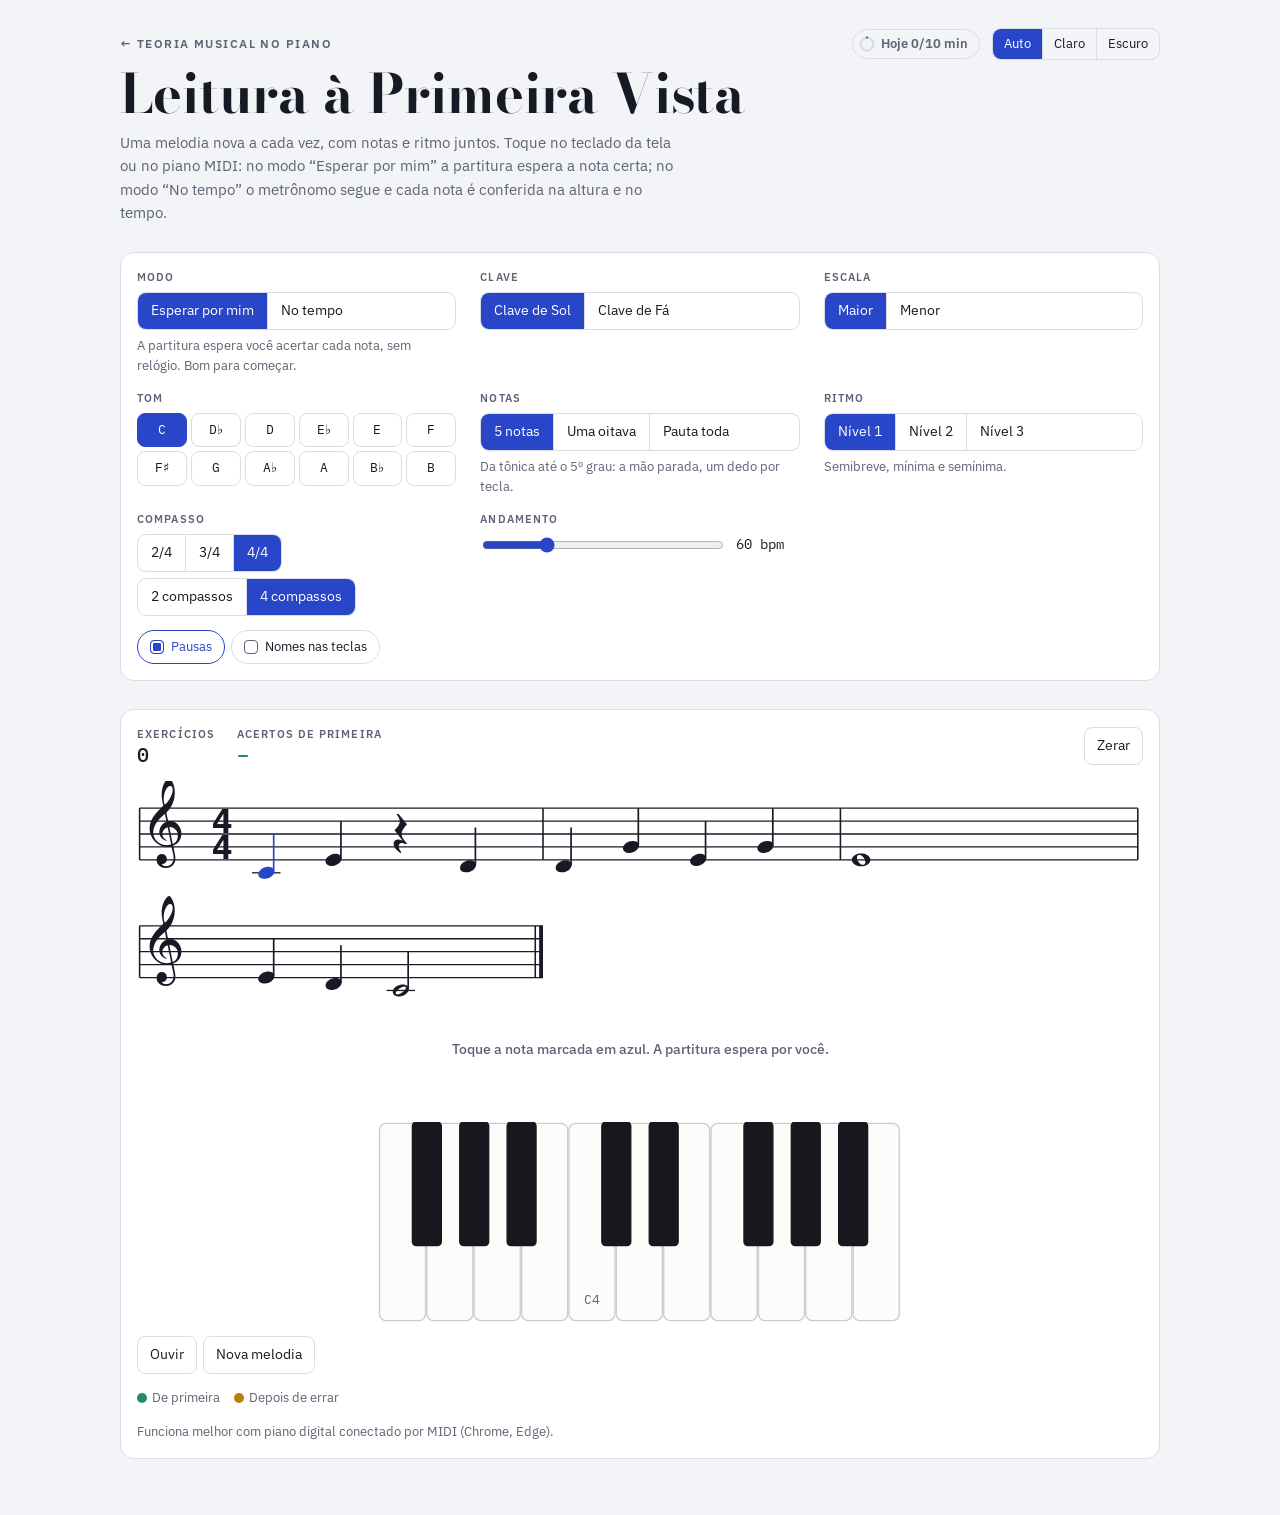
<file: primeira-vista.html>
<!doctype html>
<html lang="pt-BR">
<head>
<meta charset="utf-8">
<meta name="viewport" content="width=device-width,initial-scale=1,viewport-fit=cover">
<meta name="description" content="Leitura à primeira vista: melodias curtas com ritmo, geradas na hora, para tocar no teclado da tela ou no piano MIDI, esperando por você ou no tempo do metrônomo.">
<meta name="theme-color" content="#F3F4F7" media="(prefers-color-scheme: light)">
<meta name="theme-color" content="#10121A" media="(prefers-color-scheme: dark)">
<meta name="apple-mobile-web-app-capable" content="yes">
<meta name="mobile-web-app-capable" content="yes">
<meta name="apple-mobile-web-app-title" content="Teoria no Piano">
<link rel="icon" href="icon.svg" type="image/svg+xml">
<link rel="apple-touch-icon" href="apple-touch-icon.png">
<link rel="manifest" href="manifest.webmanifest">
<link rel="stylesheet" href="style.css">
<script src="theme.js"></script>
<script src="versao.js" defer></script>
<script src="music.js"></script>
<script src="notacao.js"></script>
<script src="progresso.js"></script>
<title>Leitura à Primeira Vista</title>
<link rel="preconnect" href="https://fonts.googleapis.com">
<link rel="preconnect" href="https://fonts.gstatic.com" crossorigin>
<link rel="stylesheet" href="https://fonts.googleapis.com/css2?family=Bodoni+Moda:opsz,wght@6..96,500;6..96,700&family=IBM+Plex+Mono:wght@400;500&family=IBM+Plex+Sans:wght@400;500;600&family=Noto+Music&display=swap">
<style>
section{display:flex;flex-direction:column;gap:12px}
.card{background:var(--surface);border:1px solid var(--line);border-radius:14px;padding:16px;display:flex;flex-direction:column;gap:14px;min-width:0}
.lbl{font-size:11px;letter-spacing:.1em;text-transform:uppercase;color:var(--muted);font-weight:600}
.row{display:flex;flex-wrap:wrap;gap:6px;align-items:center}
.ctls{display:grid;grid-template-columns:repeat(auto-fit,minmax(250px,1fr));gap:14px 24px}
.ctl{display:flex;flex-direction:column;gap:6px;min-width:0}
.chip{font-family:var(--sans)}
#tonics{display:grid;grid-template-columns:repeat(6,minmax(0,1fr));gap:4px;max-width:420px}
#tonics .chip{min-width:0;padding:6px 3px;font-size:13px;font-family:var(--mono)}
.toggle{border:1px solid var(--line);background:transparent;border-radius:999px;padding:6px 12px;font-size:13px;display:inline-flex;gap:7px;align-items:center}
.toggle::before{content:"";width:14px;height:14px;border-radius:4px;border:1.5px solid var(--muted);box-sizing:border-box}
.toggle[aria-pressed="true"]{border-color:var(--accent);color:var(--accent)}
.toggle[aria-pressed="true"]::before{background:var(--accent);border-color:var(--accent);box-shadow:inset 0 0 0 2px var(--surface)}
.tempo{display:flex;align-items:center;gap:10px}
.tempo input{flex:1;max-width:260px;accent-color:var(--accent)}
.tempo output{font-family:var(--mono);font-size:14px;min-width:64px}

.stats{display:flex;flex-wrap:wrap;gap:8px 22px;align-items:baseline}
.stat{display:flex;flex-direction:column}
.stat b{font-family:var(--mono);font-size:20px;font-weight:500;line-height:1.2}
.stat.ok b{color:var(--t)}
#score{display:block;width:100%;height:auto;font-family:"Noto Music",serif;user-select:none;-webkit-user-select:none}
.count{display:flex;gap:10px;justify-content:center;min-height:40px;align-items:center}
.count span{font-family:var(--display);font-weight:700;font-size:32px;color:var(--line);transition:color .08s}
.count span.on{color:var(--accent)}
.count .msg{font-family:var(--sans);font-size:14px;font-weight:500;color:var(--muted);text-align:center}
.feedback{min-height:1.6em;font-size:15px;font-weight:600;margin:0}
.feedback.ok{color:var(--t)} .feedback.err{color:var(--d)}
.kbd-scroll{overflow-x:auto;max-width:100%;-webkit-overflow-scrolling:touch}
#piano{display:block;width:100%;height:auto;max-height:200px;touch-action:manipulation;user-select:none;-webkit-user-select:none}
.legend{display:flex;flex-wrap:wrap;gap:6px 14px;font-size:13px;color:var(--muted)}
.legend i{display:inline-block;width:10px;height:10px;border-radius:50%;margin-right:5px;vertical-align:-1px}
</style>
</head>
<body>
<div class="wrap">
  <header>
    <div class="top-bar">
      <a class="eyebrow" href="index.html">← Teoria musical no piano</a>
      <div class="seg theme" id="theme" role="group" aria-label="Tema"></div>
    </div>
    <h1>Leitura à Primeira Vista</h1>
    <p class="lede">Uma melodia nova a cada vez, com notas e ritmo juntos. Toque no teclado da tela ou no piano MIDI: no modo “Esperar por mim” a partitura espera a nota certa; no modo “No tempo” o metrônomo segue e cada nota é conferida na altura e no tempo.</p>
  </header>

  <section>
    <div class="card">
      <div class="ctls">
        <div class="ctl"><span class="lbl">Modo</span><div class="seg" id="plays" role="group" aria-label="Modo"></div><span class="hint" id="playHint"></span></div>
        <div class="ctl"><span class="lbl">Clave</span><div class="seg" id="clefs" role="group" aria-label="Clave"></div></div>
        <div class="ctl"><span class="lbl">Escala</span><div class="seg" id="modes" role="group" aria-label="Escala"></div></div>
        <div class="ctl"><span class="lbl">Tom</span><div id="tonics" role="group" aria-label="Tom"></div></div>
        <div class="ctl"><span class="lbl">Notas</span><div class="seg" id="ranges" role="group" aria-label="Extensão"></div><span class="hint" id="rangeHint"></span></div>
        <div class="ctl"><span class="lbl">Ritmo</span><div class="seg" id="levels" role="group" aria-label="Nível de ritmo"></div><span class="hint" id="levelHint"></span></div>
        <div class="ctl"><span class="lbl">Compasso</span><div class="row"><div class="seg" id="meters" role="group" aria-label="Compasso"></div><div class="seg" id="bars" role="group" aria-label="Quantos compassos"></div></div></div>
        <div class="ctl" id="tempoCtl"><span class="lbl">Andamento</span><div class="tempo"><input type="range" id="bpm" min="40" max="120" step="2" aria-label="Andamento em batidas por minuto"><output id="bpmOut"></output></div></div>
      </div>
      <div class="row" id="opts"></div>
    </div>
  </section>

  <section data-foco>
    <div class="card">
      <div class="stats" id="stats"></div>
      <svg id="score" role="img" aria-label="Partitura do exercício"></svg>
      <div class="count" id="count" aria-live="polite"></div>
      <p class="feedback" id="fb" aria-live="polite"></p>
      <div class="kbd-scroll"><svg id="piano" role="group" aria-label="Teclado"></svg></div>
      <div class="row" id="btns"></div>
      <div class="legend" id="legend"></div>
      <span class="hint" id="midiInfo">Funciona melhor com piano digital conectado por MIDI (Chrome, Edge).</span>
    </div>
  </section>
</div>

<script>
(function(){
  const {LET,NAT,SOL,acc,parse,niceT,spellAt,playNotes,audio,latency,tone,click,keyboard,midi}=Music;
  const $=id=>document.getElementById(id);
  const NS='http://www.w3.org/2000/svg';
  function el(parent,tag,attrs,text){const e=document.createElementNS(NS,tag);for(const k in attrs)e.setAttribute(k,attrs[k]);if(text!=null)e.textContent=text;parent.appendChild(e);return e;}
  function h(tag,attrs={},...kids){const e=document.createElement(tag);for(const k in attrs){if(k==='on')for(const ev in attrs.on)e.addEventListener(ev,attrs.on[ev]);else if(k==='class')e.className=attrs[k];else e.setAttribute(k,attrs[k]);}
    kids.flat().forEach(c=>c!=null&&e.append(c));return e;}
  const rnd=a=>a[Math.floor(Math.random()*a.length)];
  const store=(k,v)=>{try{localStorage.setItem(k,JSON.stringify(v));}catch(e){}};
  const load=(k,d)=>{try{return JSON.parse(localStorage.getItem(k))||d;}catch(e){return d;}};

  const MODES={maior:{name:'Maior',iv:[0,2,4,5,7,9,11],tonics:['C','Db','D','Eb','E','F','F#','G','Ab','A','Bb','B']},
    menor:{name:'Menor',iv:[0,2,3,5,7,8,10],tonics:['C','C#','D','Eb','E','F','F#','G','G#','A','Bb','B']}};
  const CLEFS={
    sol:{name:'Clave de Sol',glyph:'𝄞',bottom:30,oct:4,pauta:[29,39],sharps:[38,35,39,36,33,37,34],flats:[34,37,33,36,32,35,31]},
    fa:{name:'Clave de Fá',glyph:'𝄢',bottom:18,oct:3,pauta:[17,27],sharps:[24,21,25,22,19,23,20],flats:[20,23,19,22,18,21,17]}
  };
  const RANGES=[['cinco','5 notas','Da tônica até o 5º grau: a mão parada, um dedo por tecla.'],['oitava','Uma oitava','Da tônica até a oitava.'],['pauta','Pauta toda','Qualquer nota dentro das cinco linhas.']];
  const LEVELS=[[1,'Nível 1','Semibreve, mínima e semínima.'],[2,'Nível 2','Acrescenta colcheias.'],[3,'Nível 3','Acrescenta semicolcheias e pontuadas.']];
  const PLAYS=[['esperar','Esperar por mim','A partitura espera você acertar cada nota, sem relógio. Bom para começar.'],['tempo','No tempo','O metrônomo conta um compasso e segue: cada nota é conferida na altura e no tempo.']];

  const S={play:'esperar',clef:'sol',mode:'maior',tonic:'C',range:'cinco',level:1,beats:4,bars:4,bpm:60,metro:true,rests:true,names:false};
  Object.assign(S,load('vista-cfg',{}));
  if(!CLEFS[S.clef]) S.clef='sol'; if(!MODES[S.mode]) S.mode='maior'; if(!MODES[S.mode].tonics.includes(S.tonic)) S.tonic=MODES[S.mode].tonics[0];
  if(!RANGES.some(r=>r[0]===S.range)) S.range='cinco'; if(![1,2,3].includes(S.level)) S.level=1; if(![2,3,4].includes(S.beats)) S.beats=4; if(![2,4].includes(S.bars)) S.bars=4;
  if(!PLAYS.some(p=>p[0]===S.play)) S.play='esperar'; S.bpm=Math.max(40,Math.min(120,+S.bpm||60));
  const save=()=>store('vista-cfg',S);

  // ---------- Escala e notas ----------
  const mkNote=(d,a)=>{const li=((d%7)+7)%7,oct=Math.floor(d/7);return {d,letter:LET[li],acc:a,oct,m:12*(oct+1)+NAT[li]+a};};
  function setup(){
    const M=MODES[S.mode], C=CLEFS[S.clef], {li,pc}=parse(S.tonic);
    const scale=M.iv.map((x,i)=>spellAt(li+i,(pc+x)%12));
    const byLetter={}, sig={}; scale.forEach(n=>{byLetter[n.letter]=n.acc; if(n.acc) sig[n.letter]=n.acc;});
    const sharp=Object.values(sig).some(a=>a>0), count=Object.keys(sig).length;
    const t0=C.oct*7+li; let lo,hi;
    if(S.range==='cinco'){lo=t0;hi=t0+4;} else if(S.range==='oitava'){lo=t0;hi=t0+7;} else {[lo,hi]=C.pauta;}
    const pool=[]; for(let d=lo;d<=hi;d++) pool.push(mkNote(d,byLetter[LET[((d%7)+7)%7]]));
    const tonicIdx=pool.map((n,i)=>[n,i]).filter(([n])=>((n.d-li)%7+7)%7===0).map(([,i])=>i);
    return {sig,pool,tonicIdx,sigPos:(sharp?C.sharps:C.flats).slice(0,count),sigAcc:sharp?1:-1};
  }

  // ---------- Ritmo (células de notacao.js) ----------
  function genRhythm(){
    const cs=Notacao.cells(S.level,S.rests,{melody:true}), L=S.beats*4, ev=[];
    for(let m=0;m<S.bars;m++){
      // O último compasso termina com uma nota longa, para soar como final
      const endLen=m===S.bars-1?Math.min(L,S.beats===3?12:8):0;
      ev.push(...Notacao.fill(L-endLen,m*L,L,cs,{noRestStart:m===0}));
      if(endLen) ev.push({start:m*L+L-endLen,dur:endLen,rest:false});}
    return ev;
  }
  // Melodia: graus conjuntos e saltos pequenos; começa e termina na tônica
  function genMelody(){
    const ev=genRhythm(), P=K.pool, notes=ev.filter(e=>!e.rest); let i=rnd(K.tonicIdx);
    notes.forEach((e,k)=>{
      if(k){let st,tries=0;do{st=rnd([-1,-1,1,1,-2,2,0,-3,3]);}while((i+st<0||i+st>=P.length)&&tries++<50); i=Math.max(0,Math.min(P.length-1,i+st));}
      if(k===notes.length-1) i=K.tonicIdx.reduce((b,t)=>Math.abs(t-i)<Math.abs(b-i)?t:b,K.tonicIdx[0]);
      Object.assign(e,P[i]);});
    return ev;
  }

  // Evita repetir uma das últimas melodias
  const nextMelody=Music.fresh(()=>genMelody(),ev=>ev.map(e=>e.start+':'+(e.rest?'r':e.m)).join(),5,'vista');

  // ---------- Desenho ----------
  const SP=10, STEP=5, FA_DY=25, ACC_DY={'1':4,'-1':2,'0':4};
  const ACC_GLYPH={'1':'♯','-1':'♭','0':'♮'}, {headPath,wholePath,REST_GLYPH,baseDur}=Notacao;
  let G=null; // geometria da partitura atual
  function layout(){
    const L=S.beats*4, U=S.level===3?15:S.level===2?14:13, MW=L*U+22, C=CLEFS[S.clef];
    const head=48+K.sigPos.length*10+6, W0=$('score').parentElement.clientWidth||700;
    const perLine=Math.max(1,Math.min(S.bars,Math.floor((W0/1.3-head-30)/MW)));
    const rs=K.pool.map(n=>n.d-C.bottom), rMax=Math.max(...rs,8), rMin=Math.min(...rs,0);
    const above=(Math.max(11,rMax+2))*STEP+6, below=(Math.max(4,-rMin+2))*STEP+(S.play==='tempo'?30:10);
    const lines=Math.ceil(S.bars/perLine), lineH=above+below;
    return {L,U,MW,C,head,perLine,lines,lineH,above,W:head+30+perLine*MW+4};
  }
  const lineOf=u=>Math.floor(Math.floor(u/G.L)/G.perLine);
  const Y0of=line=>line*G.lineH+G.above;
  function xOf(u){const m=Math.min(S.bars-1,Math.max(0,Math.floor(u/G.L))), col=m%G.perLine;
    return G.head+30*(1)+col*G.MW+16+(u-m*G.L)*G.U;}
  let lastDraw={};
  function draw(opts={}){
    lastDraw=opts; const {colors={},cur=-1,taps=null,expected=null}=opts;
    const svg=$('score'); svg.innerHTML=''; G=layout();
    const H=G.lines*G.lineH; svg.setAttribute('viewBox',`0 0 ${G.W} ${H}`); svg.style.maxWidth=Math.round(G.W*1.7)+'px';
    const C=G.C;
    for(let ln=0;ln<G.lines;ln++){
      const Y0=Y0of(ln), yOf=r=>Y0-r*STEP, nBars=Math.min(G.perLine,S.bars-ln*G.perLine), xEnd=G.head+30+nBars*G.MW;
      for(let l=0;l<5;l++) el(svg,'line',{x1:2,x2:xEnd,y1:yOf(l*2),y2:yOf(l*2),stroke:'var(--ink)','stroke-width':1});
      el(svg,'line',{x1:2,x2:2,y1:yOf(8),y2:yOf(0),stroke:'var(--ink)','stroke-width':1.2});
      if(S.clef==='sol') el(svg,'text',{x:8,y:yOf(2),'font-size':SP*4,fill:'var(--ink)'},C.glyph);
      else el(svg,'text',{x:8,y:yOf(6)+FA_DY,'font-size':SP*4,fill:'var(--ink)'},C.glyph);
      K.sigPos.forEach((d,i)=>el(svg,'text',{x:48+i*10,y:yOf(d-C.bottom)+ACC_DY[K.sigAcc],'font-size':SP*3,fill:'var(--ink)'},ACC_GLYPH[K.sigAcc]));
      if(ln===0){const f={style:'font-family:var(--sans)','font-weight':700,'font-size':26,'text-anchor':'middle',fill:'var(--ink)'};
        el(svg,'text',{...f,x:G.head+12,y:yOf(4)-1},String(S.beats)); el(svg,'text',{...f,x:G.head+12,y:yOf(0)-1},'4');}
      for(let b=1;b<=nBars;b++){const bx=G.head+30+b*G.MW, last=ln===G.lines-1&&b===nBars;
        el(svg,'line',{x1:bx-(last?1.5:0),x2:bx-(last?1.5:0),y1:yOf(8),y2:yOf(0),stroke:'var(--ink)','stroke-width':last?3:1.2});
        if(last) el(svg,'line',{x1:bx-6,x2:bx-6,y1:yOf(8),y2:yOf(0),stroke:'var(--ink)','stroke-width':1.2});}
      if(taps){const ty=Y0+(Math.max(4,-Math.min(...K.pool.map(n=>n.d-C.bottom),0)+2))*STEP+14;
        el(svg,'line',{x1:G.head+30,x2:xEnd-4,y1:ty,y2:ty,stroke:'var(--line)','stroke-width':1});
        (expected||[]).filter(u=>lineOf(u)===ln).forEach(u=>el(svg,'line',{x1:xOf(u),x2:xOf(u),y1:ty-5,y2:ty+5,stroke:'var(--muted)','stroke-width':1}));
        taps.filter(t=>Math.max(0,Math.min(G.lines-1,lineOf(Math.max(0,t.u))))===ln).forEach(t=>el(svg,'circle',{cx:xOf(Math.max(-1.2,t.u)),cy:ty,r:3.6,fill:t.col}));}
    }
    // Grupos de colcheias/semicolcheias dentro do mesmo tempo
    const groups=Notacao.beamGroups(EV), beamed=new Map(); groups.forEach(x=>x.forEach(i=>beamed.set(i,x)));
    const col=i=>colors[i]||(i===cur?'var(--accent)':'var(--ink)');
    const r=e=>e.d-C.bottom, Yn=e=>Y0of(lineOf(e.start))-r(e)*STEP;
    const dirOf=grp=>grp.reduce((s,i)=>s+r(EV[i]),0)/grp.length>=4?'down':'up';
    EV.forEach((e,i)=>{
      const x=xOf(e.start), Y0=Y0of(lineOf(e.start)), yOf=rr=>Y0-rr*STEP, c=col(i), b=baseDur(e.dur);
      if(e.rest){
        if(b===16) el(svg,'rect',{x:x-6,y:yOf(6),width:12,height:5,fill:c});
        else if(b===8) el(svg,'rect',{x:x-6,y:yOf(4)-5,width:12,height:5,fill:c});
        else el(svg,'text',{x,y:Y0,'font-size':40,'text-anchor':'middle',fill:c},REST_GLYPH[b]);
        return;}
      const rr=r(e), y=yOf(rr);
      for(let lr=-2;lr>=rr;lr-=2) el(svg,'line',{x1:x-11,x2:x+11,y1:yOf(lr),y2:yOf(lr),stroke:'var(--ink)','stroke-width':1});
      for(let lr=10;lr<=rr;lr+=2) el(svg,'line',{x1:x-11,x2:x+11,y1:yOf(lr),y2:yOf(lr),stroke:'var(--ink)','stroke-width':1});
      const sigA=K.sig[e.letter]||0;
      if(e.acc!==sigA){const a=String(e.acc);el(svg,'text',{x:x-17,y:y+ACC_DY[a],'font-size':SP*3,fill:c,'text-anchor':'middle'},ACC_GLYPH[a]);}
      if(b===16){el(svg,'path',{d:wholePath(x,y),fill:c,'fill-rule':'evenodd'});}
      else {
        el(svg,'path',{d:headPath(x,y,b===8),fill:c,'fill-rule':'evenodd'});
        const grp=beamed.get(i), dir=grp?dirOf(grp):rr>=4?'down':'up';
        let end;
        if(grp){const ys=grp.map(j=>Yn(EV[j])); end=dir==='up'?Math.min(...ys)-28:Math.max(...ys)+28;}
        else end=dir==='up'?y-30:y+30;
        const sx=dir==='up'?x+5.7:x-5.7;
        el(svg,'line',{x1:sx,x2:sx,y1:y+(dir==='up'?-1:1),y2:end,stroke:c,'stroke-width':1.3});
        if(!grp&&b<=2) for(let k=0;k<(b===1?2:1);k++){
          if(dir==='up'){const fy=end+k*7;el(svg,'path',{d:`M${sx} ${fy} C${sx+1} ${fy+7} ${sx+10} ${fy+9} ${sx+8} ${fy+19} C${sx+7} ${fy+12} ${sx+3} ${fy+10} ${sx} ${fy+9} Z`,fill:c});}
          else {const fy=end-k*7;el(svg,'path',{d:`M${sx} ${fy} C${sx+1} ${fy-7} ${sx+10} ${fy-9} ${sx+8} ${fy-19} C${sx+7} ${fy-12} ${sx+3} ${fy-10} ${sx} ${fy-9} Z`,fill:c});}}
      }
      if(b!==e.dur) el(svg,'circle',{cx:x+11,cy:rr%2===0?y-2.5:y,r:1.8,fill:c});
    });
    groups.forEach(grp=>{
      const dir=dirOf(grp), ys=grp.map(j=>Yn(EV[j])), by=dir==='up'?Math.min(...ys)-28:Math.max(...ys)+28;
      const sx=j=>xOf(EV[j].start)+(dir==='up'?5.7:-5.7), c=grp.every(j=>col(j)===col(grp[0]))?col(grp[0]):'var(--ink)';
      const bar=(x1,x2,off)=>el(svg,'rect',{x:x1-.6,y:dir==='up'?by+off:by-4.5-off,width:x2-x1+1.2,height:4.5,fill:c});
      bar(sx(grp[0]),sx(grp[grp.length-1]),0);
      Notacao.secondaryBeams(EV,grp).forEach(b=>b.hook?bar(b.hook==='left'?sx(b.from)-8:sx(b.from),b.hook==='left'?sx(b.from):sx(b.from)+8,7):bar(sx(b.from),sx(b.to),7));
    });
  }

  // ---------- Estado ----------
  let K=null, EV=[], W=null, run=null, raf=0;
  let sess=load('vista-sessao',{n:0,sum:0});
  const kb=keyboard($('piano'),(m,e)=>press(m,e),{instant:()=>!!run&&!run.listen});
  midi((m,e)=>press(m,e),n=>{if(n) $('midiInfo').textContent='Piano MIDI conectado.';});
  const noteIdx=()=>EV.map((e,i)=>e.rest?-1:i).filter(i=>i>=0);
  const nameOf=e=>SOL[e.letter]+acc(e.acc)+e.oct;

  function newExercise(){
    stopRun(); Music.cancel(); K=setup(); EV=nextMelody(); W={pos:0,tries:{},firstOk:0,start:null,done:false};
    const ms=K.pool.map(n=>n.m); kb.set({lo:Math.min(...ms)-2,hi:Math.max(...ms)+2,names:S.names,fills:new Map(),marks:new Set()});
    $('fb').textContent=''; $('fb').className='feedback';
    if(S.play==='esperar'){countMsg('Toque a nota marcada em azul. A partitura espera por você.'); draw({cur:noteIdx()[0]});}
    else {countMsg('Aperte Começar: o metrônomo conta '+S.beats+' tempos e você toca junto.'); draw({taps:[],expected:[]});}
    buttons(); stats();
  }
  function stats(){const s=$('stats');s.innerHTML='';const add=(l,v,c)=>s.append(h('div',{class:'stat'+(c?' '+c:'')},h('span',{class:'lbl'},l),h('b',{},v)));
    add('Exercícios',String(sess.n)); add(S.play==='tempo'?'Precisão média':'Acertos de primeira',sess.n?Math.round(sess.sum/sess.n)+'%':'–','ok');
    const z=h('button',{class:'btn',type:'button',style:'margin-left:auto;align-self:center'},'Zerar'); z.onclick=()=>{sess={n:0,sum:0};store('vista-sessao',sess);stats();}; s.append(z);}
  function record(pct){sess.n++;sess.sum+=pct;store('vista-sessao',sess);stats();}
  let beatShown=null; // só refaz a contagem quando o tempo muda (o laço de animação chama a cada quadro)
  function countMsg(t){beatShown=null;const c=$('count');c.innerHTML='';c.append(h('span',{class:'msg'},t));}
  function countBeat(k){if(k===beatShown) return; beatShown=k;const c=$('count');c.innerHTML='';for(let i=0;i<S.beats;i++) c.append(h('span',{class:i===k?'on':''},String(i+1)));}
  function buttons(){
    const b=$('btns'); b.innerHTML=''; const btn=(t,f,p)=>{const x=h('button',{class:'btn'+(p?' primary':''),type:'button'},t);x.onclick=f;b.append(x);return x;};
    if(S.play==='tempo'){btn('Começar',()=>go(false),true); btn('Ouvir',()=>go(true));}
    else btn('Ouvir',listen);
    btn('Nova melodia',newExercise);
    const lg=$('legend'); lg.innerHTML='';
    const dot=(c,t)=>lg.append(h('span',{},h('i',{style:'background:'+c}),t));
    if(S.play==='tempo'){dot('var(--t)','Certa e no tempo');dot('var(--sd)','Certa, fora do tempo');dot('var(--d)','Errada, perdida ou a mais');lg.append(h('span',{class:'hint'},'Traços cinza: onde cada nota deveria entrar.'));}
    else {dot('var(--t)','De primeira');dot('var(--sd)','Depois de errar');}
  }

  // ---------- Modo "Esperar por mim" ----------
  function press(m,e){
    playNotes([m],{dur:0.9});
    if(S.play==='tempo'){if(run&&!run.listen) run.presses.push({m,t:tapTime(e)});return;}
    if(W.done) return; const idx=noteIdx(), i=idx[W.pos], n=EV[i]; if(!W.start) W.start=Date.now();
    if(m===n.m){
      kb.flash(m,'var(--t)'); W.colors=W.colors||{}; W.colors[i]=W.tries[i]?'var(--sd)':'var(--t)'; if(!W.tries[i]) W.firstOk++;
      W.pos++; kb.set({marks:new Set()});
      if(W.pos>=idx.length){W.done=true; draw({colors:W.colors}); const pct=Math.round(100*W.firstOk/idx.length); record(pct); Progress.log('vista:esperar',pct>=80);
        $('fb').className='feedback '+(pct>=80?'ok':'err'); $('fb').textContent=W.firstOk+' de '+idx.length+' de primeira ('+pct+'%) em '+Math.round((Date.now()-W.start)/1000)+' s.';
        countMsg(pct===100?'Perfeito! Aperte Nova melodia.':'Aperte Nova melodia ou Ouvir para escutar como era.'); return;}
      $('fb').textContent=''; draw({colors:W.colors,cur:idx[W.pos]});
    } else {
      kb.flash(m,'var(--d)'); W.tries[i]=(W.tries[i]||0)+1;
      $('fb').className='feedback err'; $('fb').textContent=W.tries[i]>=3?'A nota é '+nameOf(n)+': tecla marcada.':'Não é essa. Tente de novo.';
      if(W.tries[i]>=3) kb.set({marks:new Set([n.m])});
    }
  }
  function listen(){Music.cancel(); const b=60/S.bpm; EV.forEach(e=>{if(!e.rest) playNotes([e.m],{dur:Math.min(1.2,e.dur*b/4),at:e.start*b/4});});}

  // ---------- Modo "No tempo" ----------
  function tapTime(e){const c=audio(); const age=e&&e.timeStamp?(performance.now()-e.timeStamp)/1000:0; return c.currentTime-(age>0&&age<0.5?age:0)-latency(c);}
  function stopRun(){cancelAnimationFrame(raf); run=null;}
  function go(listenOnly){
    if(run) return; const c=audio(); if(!c) return; const b=60/S.bpm, L=S.beats*4;
    const T=c.currentTime+0.25+S.beats*b, end=Math.max(...EV.map(e=>e.start+e.dur));
    for(let k=0;k<S.beats;k++) click(T-(S.beats-k)*b,{strong:k===0});
    if(S.metro||listenOnly) for(let k=0;k*4<end;k++) click(T+k*b,{strong:k%S.beats===0,vol:.4});
    if(listenOnly) EV.forEach(e=>{if(!e.rest) tone(e.m,T+e.start*b/4,Math.min(1,e.dur*b/4*0.95),0.22);});
    run={T,b,end:T+end*b/4,c,listen:listenOnly,presses:[]};
    $('fb').textContent=''; $('fb').className='feedback'; draw({taps:[],expected:[]});
    const ph=el($('score'),'line',{x1:0,x2:0,y1:0,y2:0,stroke:'var(--accent)','stroke-width':2,opacity:0});
    const tick=()=>{if(!run) return; const now=c.currentTime-latency(c), u=(now-run.T)/(b/4);
      if(now<run.T) countBeat(Math.floor((now-(run.T-S.beats*b))/b));
      else {countBeat(Math.floor(u/4)%S.beats); const ln=Math.min(G.lines-1,lineOf(Math.max(0,u))), Y0=Y0of(ln);
        ph.setAttribute('x1',xOf(u));ph.setAttribute('x2',xOf(u));ph.setAttribute('y1',Y0-12*STEP);ph.setAttribute('y2',Y0+4*STEP);ph.setAttribute('opacity',1);}
      if(now>run.end+0.4){const r=run; stopRun(); if(r.listen){draw({taps:[],expected:[]});countMsg('Agora é sua vez: aperte Começar.');} else evaluate(r); return;}
      raf=requestAnimationFrame(tick);};
    raf=requestAnimationFrame(tick);
  }
  function evaluate(r){
    const b=r.b, idx=noteIdx(), E=idx.map(i=>r.T+EV[i].start*b/4);
    let minGap=Infinity; for(let k=1;k<E.length;k++) minGap=Math.min(minGap,E[k]-E[k-1]);
    const win=Math.min(0.2,minGap*0.45), good=Math.max(0.06,win*0.45);
    const P=r.presses.filter(p=>p.t>r.T-b*0.6&&p.t<r.end+b*0.3), used=new Set(), colors={}, st={ok:0,near:0,wrong:0,miss:0};
    E.forEach((t,k)=>{let best=-1;P.forEach((p,j)=>{if(!used.has(j)&&Math.abs(p.t-t)<=win&&(best<0||Math.abs(p.t-t)<Math.abs(P[best].t-t)))best=j;});
      const i=idx[k]; if(best<0){st.miss++;colors[i]='var(--d)';return;}
      used.add(best); const p=P[best], d=Math.abs(p.t-t);
      if(p.m!==EV[i].m){st.wrong++;colors[i]='var(--d)';p.col='var(--d)';}
      else if(d<=good){st.ok++;colors[i]='var(--t)';p.col='var(--t)';} else {st.near++;colors[i]='var(--sd)';p.col='var(--sd)';}});
    const extra=P.length-used.size, n=E.length;
    draw({colors,taps:P.map(p=>({u:(p.t-r.T)/(b/4),col:p.col||'var(--d)'})),expected:idx.map(i=>EV[i].start)});
    const pct=Math.max(0,Math.round(100*(st.ok+0.5*st.near-0.5*extra)/n)); record(pct); Progress.log('vista:tempo',pct>=80);
    $('fb').className='feedback '+(pct>=80?'ok':'err');
    $('fb').textContent=pct+'% · certas no tempo '+st.ok+' · fora do tempo '+st.near+' · erradas '+st.wrong+' · perdidas '+st.miss+' · a mais '+extra;
    countMsg(pct>=80?'Muito bem! Aperte Nova melodia ou tente mais rápido.':'Tente de novo, ou use “Esperar por mim” para ler com calma primeiro.');
  }

  // ---------- Controles ----------
  function segBtns(box,items,key,{chips=false,after}={}){
    box.innerHTML='';
    items.forEach(([v,label,title])=>{const b=h('button',{type:'button','aria-pressed':String(S[key]===v)},label);if(title)b.title=title;if(chips)b.className='chip';
      b.onclick=()=>{S[key]=v;if(after)after();save();controls();newExercise();};box.append(b);});
  }
  function controls(){
    segBtns($('plays'),PLAYS,'play'); $('playHint').textContent=PLAYS.find(p=>p[0]===S.play)[2];
    segBtns($('clefs'),Object.entries(CLEFS).map(([k,c])=>[k,c.name]),'clef');
    segBtns($('modes'),Object.entries(MODES).map(([k,m])=>[k,m.name]),'mode',{after:()=>{const M=MODES[S.mode];if(!M.tonics.includes(S.tonic)){const pc=parse(S.tonic).pc;S.tonic=M.tonics.find(t=>parse(t).pc===pc)||M.tonics[0];}}});
    segBtns($('tonics'),MODES[S.mode].tonics.map(t=>[t,niceT(t)]),'tonic',{chips:true});
    segBtns($('ranges'),RANGES,'range'); $('rangeHint').textContent=RANGES.find(r=>r[0]===S.range)[2];
    segBtns($('levels'),LEVELS,'level'); $('levelHint').textContent=LEVELS[S.level-1][2];
    segBtns($('meters'),[[2,'2/4'],[3,'3/4'],[4,'4/4']],'beats');
    segBtns($('bars'),[[2,'2 compassos'],[4,'4 compassos']],'bars');
    $('tempoCtl').hidden=false; $('bpm').value=S.bpm; $('bpmOut').textContent=S.bpm+' bpm';
    const ob=$('opts'); ob.innerHTML='';
    [['metro','Metrônomo durante a leitura',S.play==='tempo'],['rests','Pausas',true],['names','Nomes nas teclas',true]].forEach(([k,label,show])=>{if(!show) return;
      const b=h('button',{type:'button',class:'toggle','aria-pressed':String(!!S[k])},label);
      b.onclick=()=>{S[k]=!S[k];save();b.setAttribute('aria-pressed',String(S[k]));if(k==='rests')newExercise();if(k==='names')kb.set({names:S.names});};ob.append(b);});
  }
  $('bpm').oninput=()=>{S.bpm=+$('bpm').value;$('bpmOut').textContent=S.bpm+' bpm';save();};
  addEventListener('keydown',e=>{if(e.key==='Enter'&&S.play==='tempo'&&!run&&!/INPUT|TEXTAREA|BUTTON/.test(e.target.tagName)){e.preventDefault();go(false);}});
  let rw=innerWidth; addEventListener('resize',()=>{if(innerWidth!==rw&&!run){rw=innerWidth; draw(lastDraw);}});
  document.addEventListener('touchend',()=>playNotes([]),{passive:true});

  Progress.track(); controls(); newExercise();
  if(document.fonts) document.fonts.ready.then(()=>{if(!run) draw(lastDraw);});
})();
</script>
</body>
</html>
</file>
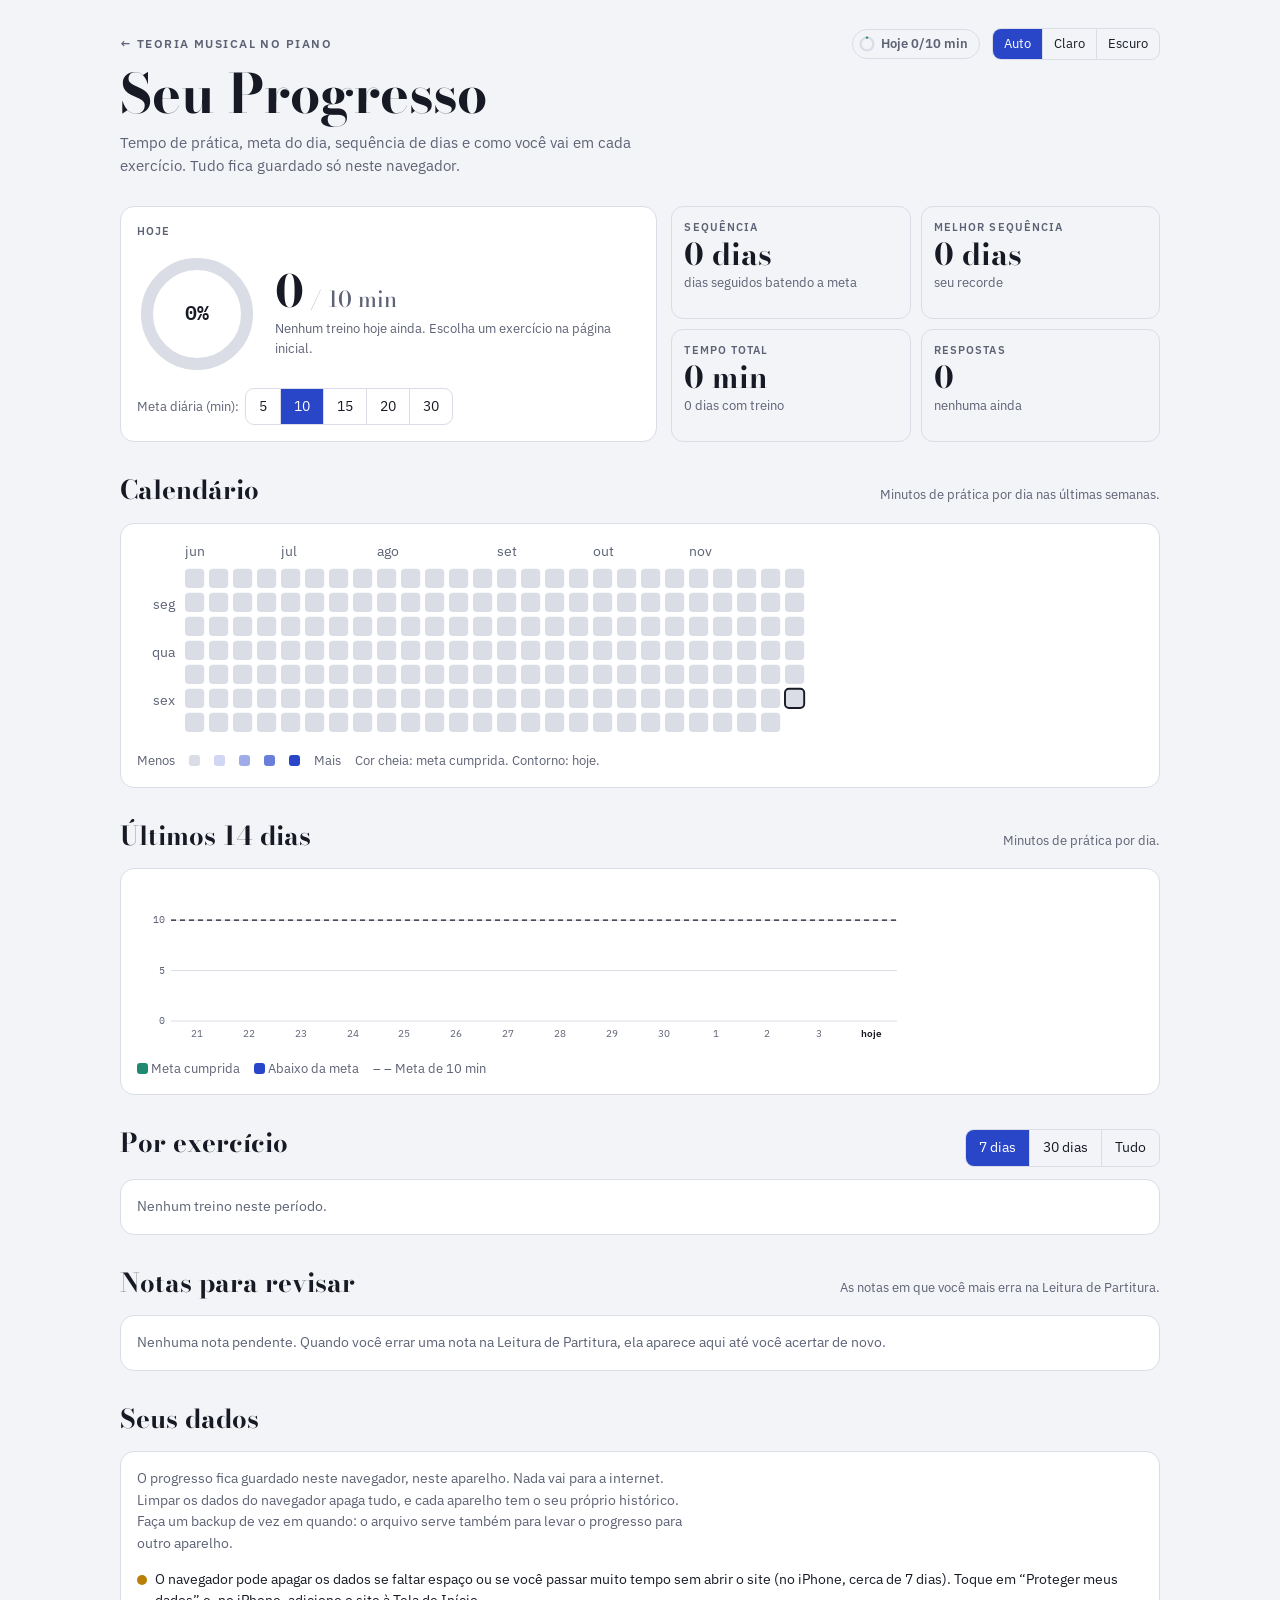
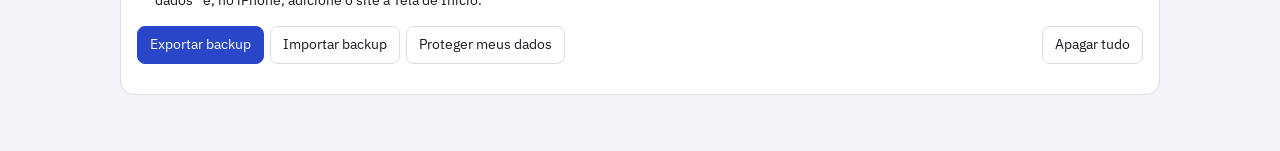
<file: progresso.html>
<!doctype html>
<html lang="pt-BR">
<head>
<meta charset="utf-8">
<meta name="viewport" content="width=device-width,initial-scale=1,viewport-fit=cover">
<meta name="description" content="Seu progresso nos treinos: meta diária, sequência de dias, calendário de prática, desempenho por exercício e backup dos dados.">
<meta name="theme-color" content="#F3F4F7" media="(prefers-color-scheme: light)">
<meta name="theme-color" content="#10121A" media="(prefers-color-scheme: dark)">
<meta name="apple-mobile-web-app-capable" content="yes">
<meta name="mobile-web-app-capable" content="yes">
<meta name="apple-mobile-web-app-title" content="Teoria no Piano">
<link rel="icon" href="icon.svg" type="image/svg+xml">
<link rel="apple-touch-icon" href="apple-touch-icon.png">
<link rel="manifest" href="manifest.webmanifest">
<link rel="stylesheet" href="style.css">
<script src="theme.js"></script>
<script src="versao.js" defer></script>
<script src="music.js"></script>
<script src="progresso.js"></script>
<title>Seu Progresso</title>
<link rel="preconnect" href="https://fonts.googleapis.com">
<link rel="preconnect" href="https://fonts.gstatic.com" crossorigin>
<link rel="stylesheet" href="https://fonts.googleapis.com/css2?family=Bodoni+Moda:opsz,wght@6..96,500;6..96,700&family=IBM+Plex+Mono:wght@400;500&family=IBM+Plex+Sans:wght@400;500;600&display=swap">
<style>
section{display:flex;flex-direction:column;gap:12px}
.section-head{display:flex;flex-wrap:wrap;align-items:baseline;justify-content:space-between;gap:8px 16px}
.card{background:var(--surface);border:1px solid var(--line);border-radius:14px;padding:16px;display:flex;flex-direction:column;gap:14px;min-width:0}
.lbl{font-size:11px;letter-spacing:.1em;text-transform:uppercase;color:var(--muted);font-weight:600}
.row{display:flex;flex-wrap:wrap;gap:6px;align-items:center}
.top{display:grid;grid-template-columns:minmax(0,1.1fr) minmax(0,1fr);gap:14px}
.today{display:flex;gap:18px;align-items:center}
.today svg{width:120px;height:120px;flex:none}
.today .big{font-family:var(--display);font-weight:700;font-size:44px;line-height:1}
.today .big small{font-size:.5em;color:var(--muted);font-weight:500}
.tiles{display:grid;grid-template-columns:repeat(2,minmax(0,1fr));gap:10px}
.tile{border:1px solid var(--line);border-radius:12px;padding:12px;display:flex;flex-direction:column;gap:2px}
.tile b{font-family:var(--display);font-weight:700;font-size:30px;line-height:1.1}
.tile small{font-size:12.5px;color:var(--muted)}
.chart{display:block;width:100%;height:auto;overflow:visible}
.scroll{overflow-x:auto;-webkit-overflow-scrolling:touch}
.legend{display:flex;flex-wrap:wrap;gap:6px 14px;align-items:center;font-size:12.5px;color:var(--muted)}
.legend .sw{display:inline-block;width:11px;height:11px;border-radius:3px;vertical-align:-1px}
.tip{position:fixed;z-index:10;pointer-events:none;background:var(--ink);color:var(--bg);font-size:12.5px;line-height:1.35;padding:6px 9px;border-radius:8px;max-width:240px;opacity:0;transition:opacity .08s}
.tip b{font-weight:600}
table{border-collapse:collapse;width:100%;font-size:14px}
th,td{padding:8px;border-bottom:1px solid var(--line);text-align:left;vertical-align:middle}
th{font-size:11px;letter-spacing:.1em;text-transform:uppercase;color:var(--muted);font-weight:600}
td.num,th.num{text-align:right;font-family:var(--mono);font-size:13px}
td a{color:var(--ink);text-decoration:none;font-weight:500}
td a:hover{color:var(--accent);text-decoration:underline}
.meter{display:inline-block;width:56px;height:6px;border-radius:99px;background:var(--line);overflow:hidden;vertical-align:middle;margin-left:8px}
.meter span{display:block;height:100%;background:var(--t);border-radius:inherit}
.empty{color:var(--muted);font-size:14px;margin:0}
.missed{display:flex;flex-wrap:wrap;gap:6px}
.missed a{font-family:var(--mono);font-size:13px;padding:4px 10px;border-radius:999px;background:var(--d-soft);color:var(--d);text-decoration:none}
.status{font-size:14px;margin:0;display:flex;gap:8px;align-items:flex-start}
.status i{flex:none;width:10px;height:10px;border-radius:50%;margin-top:6px}
.btn.danger:hover{border-color:var(--d);color:var(--d)}
p.note{margin:0;font-size:14px;color:var(--muted);max-width:70ch}
@media (max-width:760px){ .top{grid-template-columns:1fr} }
@media (max-width:420px){ .today svg{width:92px;height:92px} .today .big{font-size:36px} .tile b{font-size:26px} th.hide,td.hide{display:none} }
</style>
</head>
<body>
<div class="wrap">
  <header>
    <div class="top-bar">
      <a class="eyebrow" href="index.html">← Teoria musical no piano</a>
      <div class="seg theme" id="theme" role="group" aria-label="Tema"></div>
    </div>
    <h1>Seu Progresso</h1>
    <p class="lede">Tempo de prática, meta do dia, sequência de dias e como você vai em cada exercício. Tudo fica guardado só neste navegador.</p>
  </header>

  <section>
    <div class="top">
      <div class="card">
        <span class="lbl">Hoje</span>
        <div class="today"><svg id="ring" viewBox="0 0 120 120" role="img"></svg>
          <div style="display:flex;flex-direction:column;gap:6px"><div class="big" id="todayMin"></div><span class="hint" id="todayInfo"></span></div></div>
        <div class="row"><span class="hint">Meta diária (min):</span><div class="seg" id="goals" role="group" aria-label="Meta diária em minutos"></div></div>
      </div>
      <div class="tiles">
        <div class="tile"><span class="lbl">Sequência</span><b id="tStreak"></b><small>dias seguidos batendo a meta</small></div>
        <div class="tile"><span class="lbl">Melhor sequência</span><b id="tBest"></b><small>seu recorde</small></div>
        <div class="tile"><span class="lbl">Tempo total</span><b id="tTotal"></b><small id="tDays"></small></div>
        <div class="tile"><span class="lbl">Respostas</span><b id="tAns"></b><small id="tAcc"></small></div>
      </div>
    </div>
  </section>

  <section>
    <div class="section-head"><h2>Calendário</h2><span class="hint">Minutos de prática por dia nas últimas semanas.</span></div>
    <div class="card">
      <div class="scroll"><svg class="chart" id="cal" role="img"></svg></div>
      <div class="legend" id="calLegend"></div>
    </div>
  </section>

  <section>
    <div class="section-head"><h2>Últimos 14 dias</h2><span class="hint">Minutos de prática por dia.</span></div>
    <div class="card"><svg class="chart" id="bars" role="img"></svg><div class="legend" id="barLegend"></div></div>
  </section>

  <section>
    <div class="section-head"><h2>Por exercício</h2><div class="seg" id="periods" role="group" aria-label="Período"></div></div>
    <div class="card" id="exCard"></div>
  </section>

  <section>
    <div class="section-head"><h2>Notas para revisar</h2><span class="hint">As notas em que você mais erra na Leitura de Partitura.</span></div>
    <div class="card" id="weakCard"></div>
  </section>

  <section>
    <div class="section-head"><h2>Seus dados</h2></div>
    <div class="card">
      <p class="note">O progresso fica guardado neste navegador, neste aparelho. Nada vai para a internet. Limpar os dados do navegador apaga tudo, e cada aparelho tem o seu próprio histórico. Faça um backup de vez em quando: o arquivo serve também para levar o progresso para outro aparelho.</p>
      <p class="status" id="persist"></p>
      <div class="row">
        <button class="btn primary" id="export" type="button">Exportar backup</button>
        <button class="btn" id="importBtn" type="button">Importar backup</button>
        <input type="file" id="importFile" accept="application/json,.json" hidden>
        <button class="btn" id="protect" type="button" hidden>Proteger meus dados</button>
        <button class="btn danger" id="wipe" type="button" style="margin-left:auto">Apagar tudo</button>
      </div>
      <span class="hint" id="dataMsg" aria-live="polite"></span>
    </div>
  </section>
</div>
<div class="tip" id="tip" role="tooltip"></div>

<script>
(function(){
  const P=Progress, $=id=>document.getElementById(id), NS='http://www.w3.org/2000/svg';
  function el(parent,tag,attrs,text){const e=document.createElementNS(NS,tag);for(const k in attrs)e.setAttribute(k,attrs[k]);if(text!=null)e.textContent=text;parent.appendChild(e);return e;}
  function h(tag,attrs={},...kids){const e=document.createElement(tag);for(const k in attrs){if(k==='class')e.className=attrs[k];else e.setAttribute(k,attrs[k]);}kids.flat().forEach(c=>c!=null&&e.append(c));return e;}
  const MONTHS=['jan','fev','mar','abr','mai','jun','jul','ago','set','out','nov','dez'];
  const WEEK=['dom','seg','ter','qua','qui','sex','sáb'];
  const parseKey=k=>{const [y,m,d]=k.split('-').map(Number);return new Date(y,m-1,d);};
  const fmtDay=k=>{const t=parseKey(k);return WEEK[t.getDay()]+', '+t.getDate()+' '+MONTHS[t.getMonth()];};
  const fmtMin=m=>m<1&&m>0?'<1 min':(m=Math.round(m))<60?m+' min':Math.floor(m/60)+' h '+String(m%60).padStart(2,'0')+' min';
  const pct=(ok,n)=>n?Math.round(100*ok/n)+'%':'–';
  let period=7;

  // Tooltip único que segue o ponteiro
  const tip=$('tip');
  function hover(node,html){
    node.addEventListener('pointerenter',e=>{tip.innerHTML=html;tip.style.opacity=1;move(e);});
    node.addEventListener('pointermove',move);
    node.addEventListener('pointerleave',()=>tip.style.opacity=0);
  }
  function move(e){const w=tip.offsetWidth,hh=tip.offsetHeight;let x=e.clientX+12,y=e.clientY-hh-10;
    if(x+w>innerWidth-8) x=e.clientX-w-12; if(y<8) y=e.clientY+16; tip.style.left=x+'px'; tip.style.top=y+'px';}
  addEventListener('scroll',()=>tip.style.opacity=0,{passive:true});

  // Rampa sequencial de um só matiz (a cor de destaque sobre a superfície); meta cumprida = cor cheia
  const level=(m,goal)=>m<=0?0:m>=goal?4:m>=goal*0.66?3:m>=goal*0.33?2:1;
  const FILL=['var(--line)','color-mix(in srgb, var(--accent) 22%, var(--surface))','color-mix(in srgb, var(--accent) 45%, var(--surface))','color-mix(in srgb, var(--accent) 70%, var(--surface))','var(--accent)'];

  function render(){
    const d=P.view(), today=P.dayKey(), day=d.days[today], st=P.streak(d), goal=d.goal;
    // ----- Hoje -----
    const m=P.minutes(day), f=Math.min(1,m/goal), ring=$('ring'); ring.innerHTML='';
    const R=50,C=2*Math.PI*R;
    el(ring,'circle',{cx:60,cy:60,r:R,fill:'none',stroke:'var(--line)','stroke-width':12});
    if(f>0) el(ring,'circle',{cx:60,cy:60,r:R,fill:'none',stroke:f>=1?'var(--t)':'var(--accent)','stroke-width':12,'stroke-linecap':'round','stroke-dasharray':`${(f*C).toFixed(1)} ${C.toFixed(1)}`,transform:'rotate(-90 60 60)'});
    el(ring,'text',{x:60,y:66,'text-anchor':'middle','font-size':20,'font-weight':600,fill:'var(--ink)',style:'font-family:var(--mono)'},Math.round(f*100)+'%');
    ring.setAttribute('aria-label',`Meta de hoje: ${Math.floor(m)} de ${goal} minutos`);
    $('todayMin').innerHTML=''; $('todayMin').append(String(Math.floor(m)),h('small',{},' / '+goal+' min'));
    $('todayInfo').textContent=st.today?'Meta de hoje cumprida!':day&&day.n?`${day.n} respostas hoje, ${pct(day.ok,day.n)} de acerto. Faltam ${Math.ceil(goal-m)} min.`:'Nenhum treino hoje ainda. Escolha um exercício na página inicial.';
    const gb=$('goals'); gb.innerHTML='';
    [5,10,15,20,30].forEach(g=>{const b=h('button',{type:'button','aria-pressed':String(goal===g),'aria-label':g+' minutos'},String(g));b.onclick=()=>{P.setGoal(g);render();};gb.append(b);});
    // ----- Totais -----
    const days=Object.entries(d.days), tot=days.reduce((a,[,x])=>({ms:a.ms+x.ms,n:a.n+x.n,ok:a.ok+x.ok}),{ms:0,n:0,ok:0});
    $('tStreak').textContent=st.current+(st.current===1?' dia':' dias');
    $('tBest').textContent=st.best+(st.best===1?' dia':' dias');
    $('tTotal').textContent=fmtMin(tot.ms/60000);
    const nd=days.filter(([,x])=>x.ms>0||x.n>0).length; $('tDays').textContent=nd+(nd===1?' dia':' dias')+' com treino';
    $('tAns').textContent=tot.n.toLocaleString('pt-BR');
    $('tAcc').textContent=tot.n?pct(tot.ok,tot.n)+' de acerto':'nenhuma ainda';
    calendar(d); bars(d); exTable(d); weak();
  }

  // ----- Calendário (semanas em colunas, domingo em cima) -----
  function calendar(d){
    const svg=$('cal'); svg.innerHTML=''; const weeks=Math.max(12,Math.min(26,Math.floor(($('cal').parentElement.clientWidth-40)/15))), CELL=12, GAP=3, X0=30, Y0=18;
    const today=P.dayKey(), t=parseKey(today), start=P.addDays(today,-(weeks-1)*7-t.getDay());
    const W=X0+weeks*(CELL+GAP), H=Y0+7*(CELL+GAP);
    svg.setAttribute('viewBox',`0 0 ${W} ${H}`); svg.style.maxWidth=Math.round(W*1.6)+'px';
    [1,3,5].forEach(r=>el(svg,'text',{x:X0-6,y:Y0+r*(CELL+GAP)+CELL-2,'text-anchor':'end','font-size':9,fill:'var(--muted)',style:'font-family:var(--sans)'},WEEK[r]));
    let lastMonth=-1, lastLabel=-9, practiced=0;
    for(let w=0;w<weeks;w++) for(let r=0;r<7;r++){
      const k=P.addDays(start,w*7+r); if(k>today) continue;
      const dt=parseKey(k); if(r===0&&dt.getMonth()!==lastMonth){lastMonth=dt.getMonth(); if(w<weeks-1&&w-lastLabel>=3&&(lastLabel=w)>=0) el(svg,'text',{x:X0+w*(CELL+GAP),y:10,'font-size':9,fill:'var(--muted)',style:'font-family:var(--sans)'},MONTHS[lastMonth]);}
      const x=d.days[k], mm=P.minutes(x), lv=level(mm,d.goal); if(lv) practiced++;
      const rect=el(svg,'rect',{x:X0+w*(CELL+GAP),y:Y0+r*(CELL+GAP),width:CELL,height:CELL,rx:2.5,fill:FILL[lv],stroke:k===today?'var(--ink)':'none','stroke-width':k===today?1.2:0});
      hover(rect,`<b>${fmtDay(k)}</b><br>${mm?fmtMin(mm):'Sem treino'}${x&&x.n?' · '+x.n+' respostas ('+pct(x.ok,x.n)+')':''}${lv===4?'<br>Meta cumprida':''}`);
    }
    svg.setAttribute('aria-label',`Calendário das últimas ${weeks} semanas: ${practiced} dias com treino.`);
    const lg=$('calLegend'); lg.innerHTML='';
    lg.append(h('span',{},'Menos'),...FILL.map((c,i)=>h('span',{class:'sw',style:'background:'+c,title:['sem treino','até ⅓ da meta','até ⅔ da meta','quase a meta','meta cumprida'][i]})),h('span',{},'Mais'),h('span',{class:'hint'},'Cor cheia: meta cumprida. Contorno: hoje.'));
  }

  // ----- Barras dos últimos 14 dias -----
  function bars(d){
    const svg=$('bars'); svg.innerHTML=''; const N=14, today=P.dayKey();
    const ks=[...Array(N)].map((_,i)=>P.addDays(today,i-N+1)), vals=ks.map(k=>P.minutes(d.days[k]));
    const max=Math.max(d.goal*1.25,...vals), W=Math.max(300,Math.min(760,svg.parentElement.clientWidth-32||560)), H=160, L=34, B=24, T=10, plotH=H-B-T, bw=(W-L)/N;
    svg.setAttribute('viewBox',`0 0 ${W} ${H}`); svg.style.maxWidth=W+'px';
    const y=v=>T+plotH-v/max*plotH;
    const step=max>90?30:max>40?15:max>20?10:5;
    for(let v=0;v<=max;v+=step){el(svg,'line',{x1:L,x2:W,y1:y(v),y2:y(v),stroke:'var(--line)','stroke-width':1});
      el(svg,'text',{x:L-6,y:y(v)+3,'text-anchor':'end','font-size':10,fill:'var(--muted)',style:'font-family:var(--mono)'},String(v));}
    ks.forEach((k,i)=>{const v=vals[i], x=L+i*bw+bw*0.2, w=bw*0.6, top=y(v), hgt=T+plotH-top;
      if(v>0){const r=Math.min(4,hgt,w/2);
        el(svg,'path',{d:`M${x} ${T+plotH} V${top+r} Q${x} ${top} ${x+r} ${top} H${x+w-r} Q${x+w} ${top} ${x+w} ${top+r} V${T+plotH} Z`,fill:v>=d.goal?'var(--t)':'var(--accent)'});}
      const dt=parseKey(k); el(svg,'text',{x:x+w/2,y:H-8,'text-anchor':'middle','font-size':10,fill:k===today?'var(--ink)':'var(--muted)','font-weight':k===today?600:400,style:'font-family:var(--sans)'},k===today?'hoje':String(dt.getDate()));
      const hit=el(svg,'rect',{x:L+i*bw,y:T,width:bw,height:plotH,fill:'transparent','aria-label':fmtDay(k)+': '+fmtMin(v)});
      const x_=d.days[k]; hover(hit,`<b>${fmtDay(k)}</b><br>${v?fmtMin(v):'Sem treino'}${x_&&x_.n?' · '+x_.n+' respostas':''}`);});
    el(svg,'line',{x1:L,x2:W,y1:y(d.goal),y2:y(d.goal),stroke:'var(--ink)','stroke-width':1.2,'stroke-dasharray':'5 4'});
    const lg=$('barLegend'); lg.innerHTML=''; lg.append(h('span',{},h('span',{class:'sw',style:'background:var(--t)'}),' Meta cumprida'),h('span',{},h('span',{class:'sw',style:'background:var(--accent)'}),' Abaixo da meta'),h('span',{},'– – Meta de '+d.goal+' min'));
    svg.setAttribute('aria-label','Minutos por dia nos últimos 14 dias: '+ks.map((k,i)=>fmtDay(k)+' '+Math.round(vals[i])).join('; '));
  }

  // ----- Tabela por exercício -----
  function exTable(d){
    const pb=$('periods'); pb.innerHTML='';
    [[7,'7 dias'],[30,'30 dias'],[0,'Tudo']].forEach(([v,l])=>{const b=h('button',{type:'button','aria-pressed':String(period===v)},l);b.onclick=()=>{period=v;exTable(P.view());};pb.append(b);});
    const today=P.dayKey(), from=period?P.addDays(today,-(period-1)):'0000', agg={};
    Object.entries(d.days).forEach(([k,day])=>{if(k<from) return; Object.entries(day.ex||{}).forEach(([e,v])=>{const a=agg[e]||(agg[e]={n:0,ok:0,ms:0,last:k});a.n+=v.n;a.ok+=v.ok;a.ms+=v.ms;if(k>a.last)a.last=k;});});
    const card=$('exCard'); card.innerHTML='';
    const rows=Object.entries(agg).filter(([,a])=>a.n>0).sort((a,b)=>b[1].n-a[1].n);
    if(!rows.length){card.append(h('p',{class:'empty'},period?'Nenhum treino neste período.':'Nenhum treino registrado ainda. Os exercícios de Leitura, Primeira Vista, Ritmo e Ouvido contam aqui.'));return;}
    const t=h('table',{},h('tr',{},h('th',{},'Exercício'),h('th',{class:'num'},'Respostas'),h('th',{class:'num'},'Acerto'),h('th',{class:'num hide'},'Tempo'),h('th',{class:'num hide'},'Último')));
    rows.forEach(([e,a])=>{const [name,url]=P.EXS[e]||[e,'index.html'], p=Math.round(100*a.ok/a.n);
      t.append(h('tr',{},h('td',{},h('a',{href:url},name)),h('td',{class:'num'},String(a.n)),
        h('td',{class:'num'},p+'%',h('span',{class:'meter','aria-hidden':'true'},h('span',{style:'width:'+p+'%'}))),
        h('td',{class:'num hide'},fmtMin(a.ms/60000)),h('td',{class:'num hide'},a.last===today?'hoje':fmtDay(a.last).split(', ')[1])));});
    card.append(h('div',{class:'scroll'},t),h('span',{class:'hint'},'Acerto: respostas certas de primeira. No ritmo e na primeira vista, conta como certo o exercício com 80% ou mais.'));
  }

  // ----- Notas fracas da leitura -----
  function weak(){
    const card=$('weakCard'); card.innerHTML=''; let W={};
    try{W=JSON.parse(localStorage.getItem('leitura-fracas'))||{};}catch(e){}
    const {LET,SOL,acc}=Music, CL={sol:'Sol',fa:'Fá'};
    const list=Object.entries(W).filter(([,c])=>c>0).sort((a,b)=>b[1]-a[1]).slice(0,16);
    if(!list.length){card.append(h('p',{class:'empty'},'Nenhuma nota pendente. Quando você errar uma nota na Leitura de Partitura, ela aparece aqui até você acertar de novo.'));return;}
    const box=h('div',{class:'missed'});
    list.forEach(([k,c])=>{const [clef,d,a]=k.split('|'), dd=+d, name=SOL[LET[dd%7]]+acc(+a)+Math.floor(dd/7);
      box.append(h('a',{href:'leitura-partitura.html',title:'Clave de '+CL[clef]},name+' ('+CL[clef]+')'+(c>1?' ×'+c:'')));});
    card.append(box,h('span',{class:'hint'},'Na Leitura de Partitura, use o botão “Revisar as que errei” para treinar só estas.'));
  }

  // ----- Dados -----
  async function persistStatus(){
    const p=await P.isProtected(), s=$('persist'); s.innerHTML='';
    if(p===true){s.append(h('i',{style:'background:var(--t)'}),'Armazenamento protegido: o navegador não vai apagar seus dados sozinho para liberar espaço.');$('protect').hidden=true;}
    else if(p===false){s.append(h('i',{style:'background:var(--sd)'}),'O navegador pode apagar os dados se faltar espaço ou se você passar muito tempo sem abrir o site (no iPhone, cerca de 7 dias). Toque em “Proteger meus dados” e, no iPhone, adicione o site à Tela de Início.');$('protect').hidden=false;}
    else s.append(h('i',{style:'background:var(--line)'}),'Este navegador não informa se os dados estão protegidos. Faça backups de vez em quando.');
  }
  const msg=t=>{$('dataMsg').textContent=t;};
  $('export').onclick=()=>{P.exportData();msg('Backup baixado. Guarde o arquivo em um lugar seguro (Drive, iCloud, e-mail).');};
  $('importBtn').onclick=()=>$('importFile').click();
  $('importFile').onchange=async e=>{const f=e.target.files[0]; if(!f) return;
    try{const n=P.importData(await f.text()); msg('Backup importado ('+n+' itens). O histórico de outro aparelho é somado ao deste; importar o mesmo arquivo de novo não duplica.'); render(); P.refresh();}
    catch(err){msg('Não deu para importar: '+(err instanceof SyntaxError||!err.message?'arquivo inválido':err.message.replace(/\.$/,''))+'.');}
    e.target.value='';};
  $('protect').onclick=async()=>{const ok=await P.protect(true); msg(ok?'Pronto: dados protegidos.':'O navegador não autorizou. No iPhone, adicione o site à Tela de Início; em outros, use o site com frequência ou faça backups.'); persistStatus();};
  $('wipe').onclick=()=>{if(!confirm('Apagar todo o progresso, recordes, notas para revisar e configurações deste navegador? Isso não pode ser desfeito. Exporte um backup antes, se quiser guardar.')) return;
    P.clearAll(); render(); P.refresh(); msg('Tudo apagado.');};

  let rw=innerWidth; addEventListener('resize',()=>{if(innerWidth!==rw){rw=innerWidth;calendar(P.view());bars(P.view());}});
  render(); persistStatus();
})();
</script>
</body>
</html>
</file>
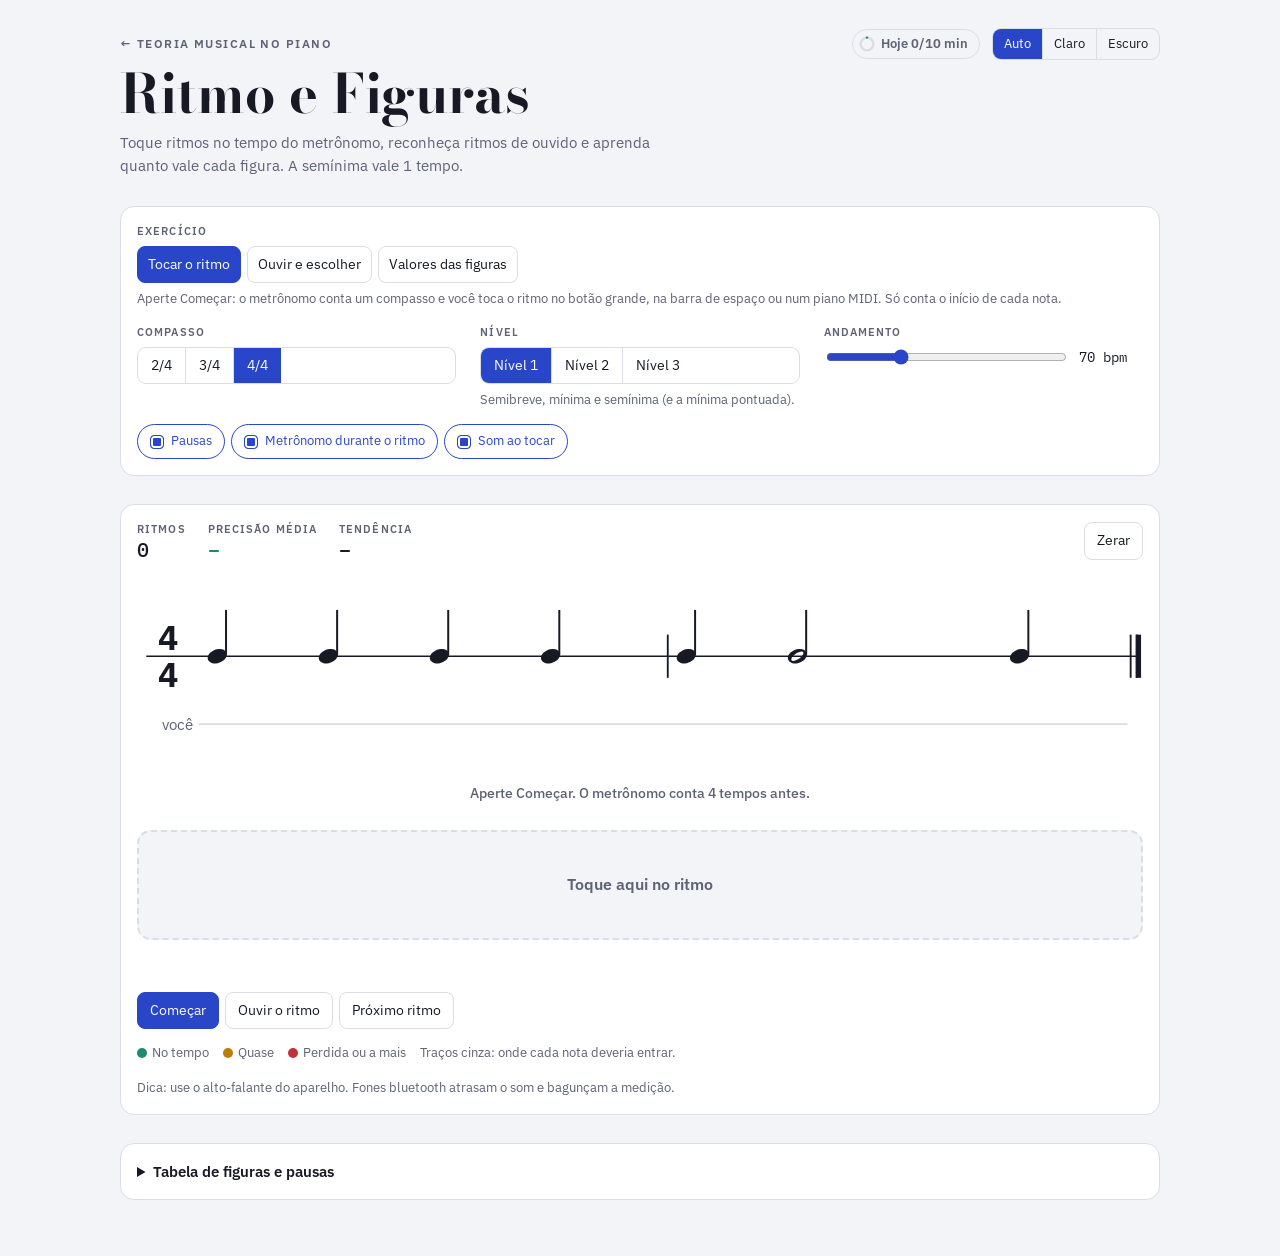
<file: ritmo.html>
<!doctype html>
<html lang="pt-BR">
<head>
<meta charset="utf-8">
<meta name="viewport" content="width=device-width,initial-scale=1,viewport-fit=cover">
<meta name="description" content="Treino de ritmo: toque ritmos no tempo com metrônomo, reconheça ritmos de ouvido e aprenda o valor de cada figura musical.">
<meta name="theme-color" content="#F3F4F7" media="(prefers-color-scheme: light)">
<meta name="theme-color" content="#10121A" media="(prefers-color-scheme: dark)">
<meta name="apple-mobile-web-app-capable" content="yes">
<meta name="mobile-web-app-capable" content="yes">
<meta name="apple-mobile-web-app-title" content="Teoria no Piano">
<link rel="icon" href="icon.svg" type="image/svg+xml">
<link rel="apple-touch-icon" href="apple-touch-icon.png">
<link rel="manifest" href="manifest.webmanifest">
<link rel="stylesheet" href="style.css">
<script src="theme.js"></script>
<script src="versao.js" defer></script>
<script src="music.js"></script>
<script src="notacao.js"></script>
<script src="progresso.js"></script>
<title>Ritmo e Figuras</title>
<link rel="preconnect" href="https://fonts.googleapis.com">
<link rel="preconnect" href="https://fonts.gstatic.com" crossorigin>
<link rel="stylesheet" href="https://fonts.googleapis.com/css2?family=Bodoni+Moda:opsz,wght@6..96,500;6..96,700&family=IBM+Plex+Mono:wght@400;500&family=IBM+Plex+Sans:wght@400;500;600&family=Noto+Music&display=swap">
<style>
section{display:flex;flex-direction:column;gap:12px}
.card{background:var(--surface);border:1px solid var(--line);border-radius:14px;padding:16px;display:flex;flex-direction:column;gap:14px;min-width:0}
.lbl{font-size:11px;letter-spacing:.1em;text-transform:uppercase;color:var(--muted);font-weight:600}
.row{display:flex;flex-wrap:wrap;gap:6px;align-items:center}
.ctls{display:grid;grid-template-columns:repeat(auto-fit,minmax(240px,1fr));gap:14px 24px}
.ctl{display:flex;flex-direction:column;gap:6px;min-width:0}
#exs .chip{font-family:var(--sans)}
.toggle{border:1px solid var(--line);background:transparent;border-radius:999px;padding:6px 12px;font-size:13px;display:inline-flex;gap:7px;align-items:center}
.toggle::before{content:"";width:14px;height:14px;border-radius:4px;border:1.5px solid var(--muted);box-sizing:border-box}
.toggle[aria-pressed="true"]{border-color:var(--accent);color:var(--accent)}
.toggle[aria-pressed="true"]::before{background:var(--accent);border-color:var(--accent);box-shadow:inset 0 0 0 2px var(--surface)}
.tempo{display:flex;align-items:center;gap:10px}
.tempo input{flex:1;max-width:260px;accent-color:var(--accent)}
.tempo output{font-family:var(--mono);font-size:14px;min-width:64px}

.stats{display:flex;flex-wrap:wrap;gap:8px 22px;align-items:baseline}
.stat{display:flex;flex-direction:column}
.stat b{font-family:var(--mono);font-size:20px;font-weight:500;line-height:1.2}
.stat.ok b{color:var(--t)}
svg.score{display:block;width:100%;height:auto;font-family:"Noto Music",serif;user-select:none;-webkit-user-select:none}
.count{display:flex;gap:10px;justify-content:center;min-height:44px;align-items:center}
.count span{font-family:var(--display);font-weight:700;font-size:34px;color:var(--line);transition:color .08s}
.count span.on{color:var(--accent)}
.count .msg{font-family:var(--sans);font-size:14px;font-weight:500;color:var(--muted)}
#pad{width:100%;min-height:110px;border:2px dashed var(--line);border-radius:14px;background:var(--bg);font-size:16px;font-weight:600;color:var(--muted);touch-action:manipulation;user-select:none;-webkit-user-select:none}
#pad.hit{background:var(--accent-soft);border-color:var(--accent);color:var(--accent)}
.feedback{min-height:1.6em;font-size:15px;font-weight:600;margin:0}
.feedback.ok{color:var(--t)} .feedback.err{color:var(--d)}
.legend{display:flex;flex-wrap:wrap;gap:6px 14px;font-size:13px;color:var(--muted)}
.legend i{display:inline-block;width:10px;height:10px;border-radius:50%;margin-right:5px;vertical-align:-1px}
.opts{display:grid;grid-template-columns:repeat(2,minmax(0,1fr));gap:10px}
.opt{border:1px solid var(--line);background:var(--bg);border-radius:12px;padding:8px;display:flex;flex-direction:column;gap:4px;align-items:stretch;min-width:0}
.opt:hover{border-color:var(--accent)}
.opt.good{border-color:var(--t);box-shadow:0 0 0 2px var(--t) inset;background:var(--t-soft)}
.opt.bad{border-color:var(--d);box-shadow:0 0 0 2px var(--d) inset;background:var(--d-soft)}
.opt .n{font-family:var(--mono);font-size:12px;color:var(--muted);text-align:left}
.opt.txt{font-size:17px;font-weight:600;padding:14px 8px;align-items:center}
.q{margin:0;font-size:17px;font-weight:600}
.fig{display:flex;justify-content:center}
.fig svg.score{width:110px;height:auto}
.opts.figs .opt svg.score{width:84px;height:auto;align-self:center}
.big{font-family:var(--display);font-weight:700;font-size:clamp(44px,8vw,64px);line-height:1}
.big small{font-size:.45em;color:var(--muted);font-weight:500}
table{border-collapse:collapse;width:100%;font-size:14px}
th,td{padding:6px 8px;border-bottom:1px solid var(--line);text-align:left;vertical-align:middle}
th{font-size:11px;letter-spacing:.1em;text-transform:uppercase;color:var(--muted);font-weight:600}
td svg.score{width:48px;height:auto;display:block}
td.num{font-family:var(--mono)}
details summary{cursor:pointer;font-weight:600}
.table-wrap{overflow-x:auto}
@media (max-width:520px){ .opts{grid-template-columns:1fr} .opts.figs,.opts.txts{grid-template-columns:repeat(2,minmax(0,1fr))} }
</style>
</head>
<body>
<div class="wrap">
  <header>
    <div class="top-bar">
      <a class="eyebrow" href="index.html">← Teoria musical no piano</a>
      <div class="seg theme" id="theme" role="group" aria-label="Tema"></div>
    </div>
    <h1>Ritmo e Figuras</h1>
    <p class="lede">Toque ritmos no tempo do metrônomo, reconheça ritmos de ouvido e aprenda quanto vale cada figura. A semínima vale 1 tempo.</p>
  </header>

  <section>
    <div class="card">
      <div class="ctl"><span class="lbl">Exercício</span><div class="row" id="exs" role="group" aria-label="Exercício"></div><span class="hint" id="exHint"></span></div>
      <div class="ctls">
        <div class="ctl"><span class="lbl">Compasso</span><div class="seg" id="meters" role="group" aria-label="Compasso"></div></div>
        <div class="ctl"><span class="lbl">Nível</span><div class="seg" id="levels" role="group" aria-label="Nível"></div><span class="hint" id="levelHint"></span></div>
        <div class="ctl" id="tempoCtl"><span class="lbl">Andamento</span><div class="tempo"><input type="range" id="bpm" min="40" max="140" step="2" aria-label="Andamento em batidas por minuto"><output id="bpmOut"></output></div></div>
      </div>
      <div class="row" id="opts"></div>
    </div>
  </section>

  <section id="main" data-foco></section>

  <section>
    <details class="card" id="tableBox">
      <summary>Tabela de figuras e pausas</summary>
      <div class="table-wrap"><table id="table"></table></div>
      <p class="hint" style="margin:0">O ponto de aumento soma metade do valor: mínima pontuada = 2 + 1 = 3 tempos; semínima pontuada = 1 + ½ = 1½ tempo. O número de cima do compasso diz quantos tempos cabem em cada compasso.</p>
    </details>
  </section>
</div>

<script>
(function(){
  const {audio,latency,tone,click,playNotes}=Music;
  const $=id=>document.getElementById(id);
  const NS='http://www.w3.org/2000/svg';
  function el(parent,tag,attrs,text){const e=document.createElementNS(NS,tag);for(const k in attrs)e.setAttribute(k,attrs[k]);if(text!=null)e.textContent=text;parent.appendChild(e);return e;}
  function h(tag,attrs={},...kids){const e=document.createElement(tag);for(const k in attrs){if(k==='on')for(const ev in attrs.on)e.addEventListener(ev,attrs.on[ev]);else if(k==='class')e.className=attrs[k];else e.setAttribute(k,attrs[k]);}
    kids.flat().forEach(c=>e.append(c));return e;}
  const rnd=a=>a[Math.floor(Math.random()*a.length)];
  const shuffle=a=>{for(let i=a.length-1;i>0;i--){const j=Math.floor(Math.random()*(i+1));[a[i],a[j]]=[a[j],a[i]];}return a;};

  const EXS={
    tocar:{name:'Tocar o ritmo',hint:'Aperte Começar: o metrônomo conta um compasso e você toca o ritmo no botão grande, na barra de espaço ou num piano MIDI. Só conta o início de cada nota.'},
    ouvir:{name:'Ouvir e escolher',hint:'Ouça o ritmo e escolha qual das quatro partituras ele é. 10 perguntas.'},
    valores:{name:'Valores das figuras',hint:'Quanto vale cada figura, como ela se chama e qual completa o compasso. 10 perguntas.'}
  };
  const LEVELS=[[1,'Nível 1','Semibreve, mínima e semínima (e a mínima pontuada).'],[2,'Nível 2','Acrescenta colcheias.'],[3,'Nível 3','Acrescenta semicolcheias e figuras pontuadas.']];
  const S={ex:'tocar',beats:4,level:1,bpm:70,rests:true,metro:true,tapSound:true};
  try{Object.assign(S,JSON.parse(localStorage.getItem('ritmo-cfg')||'{}'));}catch(e){}
  if(!EXS[S.ex]) S.ex='tocar'; if(![2,3,4].includes(S.beats)) S.beats=4; if(![1,2,3].includes(S.level)) S.level=1;
  S.bpm=Math.max(40,Math.min(140,+S.bpm||70));
  const save=()=>{try{localStorage.setItem('ritmo-cfg',JSON.stringify(S));}catch(e){}};

  // ---------- Figuras (duração em semicolcheias: semínima = 4) ----------
  const NAMES={16:'Semibreve',12:'Mínima pontuada',8:'Mínima',6:'Semínima pontuada',4:'Semínima',3:'Colcheia pontuada',2:'Colcheia',1:'Semicolcheia'};
  const REST_NAMES={16:'Pausa de semibreve',8:'Pausa de mínima',4:'Pausa de semínima',2:'Pausa de colcheia',1:'Pausa de semicolcheia'};
  const fmtBeats=u=>{const b=u/4,w=Math.floor(b),f=b-w,fr={0.25:'¼',0.5:'½',0.75:'¾'}[f]||'';return (w||!fr?String(w):'')+fr;};
  const beatWord=u=>fmtBeats(u)+(u/4>1||u===0?' tempos':' tempo');
  const figsFor=lv=>lv===1?[16,12,8,4]:lv===2?[16,12,8,4,2]:[16,12,8,6,4,3,2,1];
  const restsFor=lv=>lv===1?[16,8,4]:lv===2?[16,8,4,2]:[16,8,4,2,1];

  // Células rítmicas do nível escolhido (notacao.js)
  const fill=(len,from=0,o)=>Notacao.fill(len,from,S.beats*4,Notacao.cells(S.level,S.rests),o);
  function genRhythm(measures){
    const L=S.beats*4; let ev;
    do{ev=[];for(let m=0;m<measures;m++) ev.push(...fill(L,m*L,{noRestStart:m===0}));}
    while(ev.filter(e=>!e.rest).length<Math.max(2,measures*S.beats/2)||ev.every(e=>e.dur===ev[0].dur&&!e.rest)&&Math.random()<0.7);
    return ev;
  }
  // O que se ouve: só os inícios das notas (o som é curto, então mínima e semínima+pausa soam iguais)
  const heard=ev=>ev.filter(e=>!e.rest).map(e=>e.start).join(',');

  // ---------- Desenho ----------
  const LY=52, STEM=30;
  const {headPath,wholePath,REST_GLYPH,baseDur}=Notacao;
  // Uma figura isolada (nota com bandeirola ou pausa) centrada em x
  function drawFigure(g,x,y,dur,rest,col,{flag=true}={}){
    const b=baseDur(dur), dotted=b!==dur;
    if(rest){
      if(b===16) el(g,'rect',{x:x-6,y:y,width:12,height:5,fill:col});
      else if(b===8) el(g,'rect',{x:x-6,y:y-5,width:12,height:5,fill:col});
      else el(g,'text',{x:x,y:y+18,'font-size':36,'text-anchor':'middle',fill:col},REST_GLYPH[b]);
    } else if(b===16) el(g,'path',{d:wholePath(x,y),fill:col,'fill-rule':'evenodd'});
    else {
      el(g,'path',{d:headPath(x,y,b===8),fill:col,'fill-rule':'evenodd'});
      const sx=x+5.7; el(g,'line',{x1:sx,x2:sx,y1:y-1,y2:y-STEM,stroke:col,'stroke-width':1.3});
      if(flag&&b<=2) for(let k=0;k<(b===1?2:1);k++){const fy=y-STEM+k*7;
        el(g,'path',{d:`M${sx} ${fy} C${sx+1} ${fy+7} ${sx+10} ${fy+9} ${sx+8} ${fy+19} C${sx+7} ${fy+12} ${sx+3} ${fy+10} ${sx} ${fy+9} Z`,fill:col});}
    }
    if(dotted) el(g,'circle',{cx:x+11,cy:y-3,r:1.8,fill:col});
  }
  // Pauta de uma linha com fórmula de compasso, barras e hastes unidas por tempo
  function drawRhythm(svg,ev,{measures,colors,gap,taps,expected,small}={}){
    svg.innerHTML=''; const L=S.beats*4, U=S.level===3?15:S.level===2?16:18, X0=small?8:40, MW=L*U+16;
    measures=measures||Math.ceil((ev.length?Math.max(...ev.map(e=>e.start+e.dur)):L)/L);
    const W=X0+measures*MW+4, H=taps?118:small?78:88;
    svg.setAttribute('viewBox',`0 0 ${W} ${H}`); svg.style.maxWidth=Math.round(W*1.8)+'px';
    const xOf=u=>{const m=Math.min(measures-1,Math.max(0,Math.floor(u/L)));return X0+m*MW+12+(u-m*L)*U;};
    el(svg,'line',{x1:X0-(small?6:34),x2:W-2,y1:LY,y2:LY,stroke:'var(--ink)','stroke-width':1});
    if(!small){const f={style:'font-family:var(--sans)','font-weight':700,'font-size':22,'text-anchor':'middle',fill:'var(--ink)'};
      el(svg,'text',{...f,x:20,y:LY-4},String(S.beats)); el(svg,'text',{...f,x:20,y:LY+20},'4');}
    for(let m=1;m<=measures;m++){const bx=X0+m*MW; el(svg,'line',{x1:bx,x2:bx,y1:LY-14,y2:LY+14,stroke:'var(--ink)','stroke-width':1.2});}
    el(svg,'line',{x1:W-3,x2:W-3,y1:LY-14,y2:LY+14,stroke:'var(--ink)','stroke-width':3.5});
    el(svg,'line',{x1:W-8,x2:W-8,y1:LY-14,y2:LY+14,stroke:'var(--ink)','stroke-width':1.2});
    // Grupos de colcheias/semicolcheias dentro do mesmo tempo
    const groups=Notacao.beamGroups(ev), inBeam=new Set(groups.flat());
    ev.forEach((e,i)=>drawFigure(svg,xOf(e.start),LY,e.dur,e.rest,colors&&colors[i]||'var(--ink)',{flag:!inBeam.has(i)}));
    groups.forEach(g=>{
      const col=colors&&g.every(i=>colors[i]===colors[g[0]])?colors[g[0]]||'var(--ink)':'var(--ink)';
      const sx=i=>xOf(ev[i].start)+5.7, top=LY-STEM, bar=(x1,x2,y)=>el(svg,'rect',{x:x1-.6,y,width:x2-x1+1.2,height:4.5,fill:col});
      bar(sx(g[0]),sx(g[g.length-1]),top);
      Notacao.secondaryBeams(ev,g).forEach(b=>b.hook?bar(b.hook==='left'?sx(b.from)-8:sx(b.from),b.hook==='left'?sx(b.from):sx(b.from)+8,top+7):bar(sx(b.from),sx(b.to),top+7));
    });
    if(gap){const x1=xOf(gap.start)-8, x2=X0+Math.floor(gap.start/L)*MW+MW-6;
      el(svg,'rect',{x:x1,y:LY-24,width:x2-x1,height:34,rx:6,fill:'var(--accent-soft)',stroke:'var(--accent)','stroke-dasharray':'4 3'});
      el(svg,'text',{x:(x1+x2)/2,y:LY+2,'text-anchor':'middle',style:'font-family:var(--sans)','font-weight':700,'font-size':20,fill:'var(--accent)'},'?');}
    if(taps){const ty=LY+44; el(svg,'line',{x1:X0,x2:W-10,y1:ty,y2:ty,stroke:'var(--line)','stroke-width':1});
      el(svg,'text',{x:X0-4,y:ty+4,'text-anchor':'end',style:'font-family:var(--sans)','font-size':10,fill:'var(--muted)'},'você');
      (expected||[]).forEach(u=>el(svg,'line',{x1:xOf(u),x2:xOf(u),y1:ty-6,y2:ty+6,stroke:'var(--muted)','stroke-width':1}));
      taps.forEach(t=>el(svg,'circle',{cx:xOf(t.u),cy:ty,r:4,fill:t.col}));}
    return {xOf,W};
  }
  function figureSvg(dur,rest,col='var(--ink)'){
    const s=document.createElementNS(NS,'svg'); s.setAttribute('viewBox','0 0 60 70'); s.setAttribute('class','score');
    el(s,'line',{x1:8,x2:52,y1:44,y2:44,stroke:'var(--line)','stroke-width':1}); drawFigure(s,26,44,dur,rest,col); return s;
  }

  // ---------- Áudio ----------
  const beatSec=()=>60/S.bpm;
  // Agenda contagem + ritmo; devolve o instante (relógio de áudio) em que o ritmo começa
  function schedule(ev,{playRhythm,countIn=true,metro}){
    const c=audio(); if(!c) return null; const b=beatSec(), L=S.beats*4;
    const T=c.currentTime+0.25+(countIn?S.beats*b:0);
    if(countIn) for(let k=0;k<S.beats;k++) click(T-(S.beats-k)*b,{strong:k===0});
    const end=Math.max(...ev.map(e=>e.start+e.dur));
    if(metro) for(let k=0;k*4<end;k++) click(T+k*b,{strong:k%S.beats===0,vol:.45});
    if(playRhythm) ev.forEach(e=>{if(!e.rest) tone(76,T+e.start*b/4,Math.min(0.5,e.dur*b/4*0.9),0.3);});
    return {T,end:T+end*b/4,c,b};
  }

  // ---------- Controles ----------
  function segBtns(box,items,key,{chips=false}={}){
    box.innerHTML='';
    items.forEach(([v,label,title])=>{const b=h('button',{type:'button'},label);if(title)b.title=title;if(chips)b.className='chip';
      b.setAttribute('aria-pressed',String(S[key]===v));
      b.onclick=()=>{S[key]=v;save();controls();start();};box.appendChild(b);});
  }
  function controls(){
    segBtns($('exs'),Object.entries(EXS).map(([k,e])=>[k,e.name]),'ex',{chips:true});
    $('exHint').textContent=EXS[S.ex].hint;
    segBtns($('meters'),[[2,'2/4'],[3,'3/4'],[4,'4/4']],'beats');
    segBtns($('levels'),LEVELS.map(l=>[l[0],l[1],l[2]]),'level');
    $('levelHint').textContent=LEVELS[S.level-1][2];
    $('tempoCtl').hidden=S.ex==='valores';
    $('bpm').value=S.bpm; $('bpmOut').textContent=S.bpm+' bpm';
    const ob=$('opts'); ob.innerHTML='';
    [['rests','Pausas',true],['metro','Metrônomo durante o ritmo',S.ex!=='valores'],['tapSound','Som ao tocar',S.ex==='tocar']].forEach(([k,label,show])=>{if(!show) return;
      const b=h('button',{type:'button',class:'toggle'},label); b.setAttribute('aria-pressed',String(!!S[k]));
      b.onclick=()=>{S[k]=!S[k];save();b.setAttribute('aria-pressed',String(S[k]));if(k==='rests')start();}; ob.appendChild(b);});
    $('tableBox').open=S.ex==='valores';
  }
  $('bpm').oninput=()=>{S.bpm=+$('bpm').value;$('bpmOut').textContent=S.bpm+' bpm';save();};

  let stopFn=null;
  function start(){ if(stopFn) stopFn(); stopFn=null; Music.cancel(); const m=$('main'); m.innerHTML='';
    ({tocar:Tocar,ouvir:Ouvir,valores:Valores})[S.ex](m); }

  // ---------- Tocar o ritmo ----------
  function Tocar(root){
    let ev=null, run=null, raf=0, sess=load('ritmo-sessao',null)||{n:0,sum:0,dev:0,devN:0};
    const stats=h('div',{class:'stats'}), svg=document.createElementNS(NS,'svg'); svg.setAttribute('class','score');
    const count=h('div',{class:'count','aria-live':'polite'}), fb=h('p',{class:'feedback','aria-live':'polite'});
    const bStart=h('button',{class:'btn primary',type:'button'},'Começar'), bHear=h('button',{class:'btn',type:'button'},'Ouvir o ritmo'), bNext=h('button',{class:'btn',type:'button'},'Próximo ritmo');
    const pad=h('button',{id:'pad',type:'button'},'Toque aqui no ritmo');
    const legend=h('div',{class:'legend'},h('span',{},h('i',{style:'background:var(--t)'}),'No tempo'),h('span',{},h('i',{style:'background:var(--sd)'}),'Quase'),h('span',{},h('i',{style:'background:var(--d)'}),'Perdida ou a mais'),h('span',{class:'hint'},'Traços cinza: onde cada nota deveria entrar.'));
    root.append(h('div',{class:'card'},stats,svg,count,pad,fb,h('div',{class:'row'},bStart,bHear,bNext),legend,
      h('p',{class:'hint',style:'margin:0'},'Dica: use o alto-falante do aparelho. Fones bluetooth atrasam o som e bagunçam a medição.')));
    function showStats(){stats.innerHTML='';
      const add=(l,v,c)=>stats.append(h('div',{class:'stat'+(c?' '+c:'')},h('span',{class:'lbl'},l),h('b',{},v)));
      add('Ritmos',String(sess.n)); add('Precisão média',sess.n?Math.round(sess.sum/sess.n)+'%':'–','ok');
      add('Tendência',sess.devN?fmtDev(sess.dev/sess.devN):'–');
      const r=h('button',{class:'btn',type:'button',style:'margin-left:auto;align-self:center'},'Zerar'); r.onclick=()=>{sess={n:0,sum:0,dev:0,devN:0};store('ritmo-sessao',sess);showStats();}; stats.append(r);}
    const fmtDev=ms=>Math.abs(ms)<15?'no tempo':(ms>0?'+':'−')+Math.abs(Math.round(ms))+' ms '+(ms>0?'(atrasado)':'(adiantado)');
    // Em telas estreitas, um compasso só (3/4 e 4/4) para a partitura não ficar miúda
    const nextRhythm=Music.fresh(()=>genRhythm(root.clientWidth<560&&S.beats>=3?1:2),heard,6,'tocar');
    function newRhythm(){ev=nextRhythm(); draw(); fb.textContent=''; fb.className='feedback'; countDots(-1,'Aperte Começar. O metrônomo conta '+S.beats+' tempos antes.');}
    function draw(res){drawRhythm(svg,ev,res?{colors:res.colors,taps:res.taps,expected:res.expected}:{taps:[],expected:[]});}
    let shown=null; // só refaz a contagem quando o tempo muda (o laço de animação chama a cada quadro)
    function countDots(k,msg){if(!msg&&k===shown) return; shown=msg?null:k; count.innerHTML=''; if(msg){count.append(h('span',{class:'msg'},msg));return;}
      for(let i=0;i<S.beats;i++) count.append(h('span',{class:i===k?'on':''},String(i+1)));}
    function stop(){cancelAnimationFrame(raf); run=null; bStart.disabled=bHear.disabled=false;}
    function go(listen){
      if(run) return; const sch=schedule(ev,{playRhythm:listen,metro:S.metro||listen,countIn:true}); if(!sch) return;
      run={...sch,listen,taps:[]}; bStart.disabled=bHear.disabled=true; draw();
      if(!listen){fb.textContent='';fb.className='feedback';}
      const b=sch.b, ph=el(svg,'line',{x1:0,x2:0,y1:LY-38,y2:LY+20,stroke:'var(--accent)','stroke-width':2,opacity:0});
      const {xOf}=drawRhythm(svg,ev,{taps:[],expected:[]}); svg.append(ph);
      const tick=()=>{if(!run) return; const now=run.c.currentTime-latency(run.c), u=(now-run.T)/(b/4);
        if(now<run.T){countDots(Math.floor((now-(run.T-S.beats*b))/b));}
        else {countDots(Math.floor(u/4)%S.beats); ph.setAttribute('x1',xOf(u)); ph.setAttribute('x2',xOf(u)); ph.setAttribute('opacity',1);}
        if(now>run.end+0.35){const r=run; stop(); if(r.listen){draw();countDots(-1,'Agora é sua vez: aperte Começar.');} else evaluate(r); return;}
        raf=requestAnimationFrame(tick);};
      raf=requestAnimationFrame(tick);
    }
    function tap(e){
      pad.classList.add('hit'); setTimeout(()=>pad.classList.remove('hit'),90);
      if(!run||run.listen) return;
      const c=run.c, age=e&&e.timeStamp?(performance.now()-e.timeStamp)/1000:0;
      const t=c.currentTime-(age>0&&age<0.5?age:0);
      if(S.tapSound) click(c.currentTime,{freq:660,vol:.5});
      run.taps.push(t-latency(c));
    }
    function evaluate(r){
      const b=r.b, toU=t=>(t-r.T)/(b/4);
      const notes=ev.map((e,i)=>({i,e})).filter(o=>!o.e.rest), E=notes.map(o=>r.T+o.e.start*b/4);
      let minGap=Infinity; for(let k=1;k<E.length;k++) minGap=Math.min(minGap,E[k]-E[k-1]);
      const win=Math.min(0.16,minGap*0.45), good=Math.max(0.05,win*0.45);
      const taps=r.taps.filter(t=>t>r.T-b*0.6&&t<r.end+b*0.3).sort((a,b)=>a-b), used=new Set();
      const colors={}, res={ok:0,near:0,miss:0,devs:[]};
      E.forEach((t,k)=>{let best=-1;taps.forEach((x,j)=>{if(!used.has(j)&&Math.abs(x-t)<=win&&(best<0||Math.abs(x-t)<Math.abs(taps[best]-t)))best=j;});
        const i=notes[k].i;
        if(best<0){res.miss++;colors[i]='var(--d)';return;}
        used.add(best); const d=taps[best]-t; res.devs.push(d);
        if(Math.abs(d)<=good){res.ok++;colors[i]='var(--t)';} else {res.near++;colors[i]='var(--sd)';}});
      const extra=taps.length-used.size, n=E.length;
      const tapMarks=taps.map((x,j)=>{let col='var(--d)'; if(used.has(j)){const k=E.reduce((bk,t,kk)=>Math.abs(t-x)<Math.abs(E[bk]-x)?kk:bk,0);col=colors[notes[k].i];} return {u:toU(x),col};});
      draw({colors,taps:tapMarks,expected:notes.map(o=>o.e.start)});
      const pct=Math.max(0,Math.round(100*(res.ok+0.5*res.near-0.5*extra)/n));
      const dev=res.devs.length?res.devs.reduce((a,x)=>a+x,0)/res.devs.length*1000:null;
      Progress.log('ritmo:tocar',pct>=80); sess.n++; sess.sum+=pct; if(dev!=null){sess.dev+=dev*res.devs.length;sess.devN+=res.devs.length;} store('ritmo-sessao',sess); showStats();
      fb.className='feedback '+(pct>=80?'ok':'err');
      fb.textContent=(pct===100?'Perfeito! ':pct>=80?'Muito bem! ':'')+pct+'% · no tempo '+res.ok+' · quase '+res.near+' · perdidas '+res.miss+' · a mais '+extra+(dev!=null?' · '+fmtDev(dev):'');
      countDots(-1,pct>=80?'Aperte Próximo ritmo ou toque de novo.':'Ouça o ritmo e tente de novo.');
    }
    bStart.onclick=()=>go(false); bHear.onclick=()=>go(true); bNext.onclick=()=>{if(!run) newRhythm();};
    pad.addEventListener('pointerdown',e=>{e.preventDefault();tap(e);});
    const onKeyDown=e=>{if(e.repeat||e.metaKey||e.ctrlKey||e.altKey||/INPUT|TEXTAREA|SELECT/.test(e.target.tagName)) return;
      if(e.key===' '||e.key==='Enter'&&!run){e.preventDefault();} if(e.key==='Enter'&&!run){go(false);return;} if(e.key==='Tab') return; tap(e);};
    addEventListener('keydown',onKeyDown); midiTap=tap;
    stopFn=()=>{stop();removeEventListener('keydown',onKeyDown);midiTap=null;};
    showStats(); newRhythm();
  }

  // ---------- Ouvir e escolher ----------
  function Ouvir(root){
    const TOTAL=10, measures=S.beats===4?1:2, nextRhythm=Music.fresh(()=>genRhythm(measures),heard,6,'ouvir');
    let q=null, n=0, right=0, answered=false, playing=false, playT=0;
    const stats=h('div',{class:'stats'}), fb=h('p',{class:'feedback','aria-live':'polite'}), opts=h('div',{class:'opts'});
    const bHear=h('button',{class:'btn primary',type:'button'},'Ouvir'), bNext=h('button',{class:'btn',type:'button'},'Próxima');
    const card=h('div',{class:'card'},stats,h('div',{class:'row'},bHear,h('span',{class:'hint'},'Conta '+S.beats+' tempos antes e toca o ritmo.')),opts,fb,h('div',{class:'row'},bNext));
    root.append(card);
    function showStats(){stats.innerHTML='';const add=(l,v,c)=>stats.append(h('div',{class:'stat'+(c?' '+c:'')},h('span',{class:'lbl'},l),h('b',{},v)));
      add('Pergunta',Math.min(n+(answered?0:1),TOTAL)+'/'+TOTAL); add('Acertos',String(right),'ok');}
    function variants(base){
      const L=S.beats*4, out=[base], seen=new Set([heard(base)]);
      for(let tries=0;out.length<4&&tries<400;tries++){
        // troca um tempo (ou dois) por outra célula
        const span=Math.random()<0.7?4:8, from=Math.floor(Math.random()*(measures*L/span))*span;
        if(from%L+span>L) continue; // não atravessa a barra de compasso
        const keep=base.filter(e=>e.start+e.dur<=from||e.start>=from+span);
        if(keep.length+base.filter(e=>e.start>=from&&e.start+e.dur<=from+span).length!==base.length) continue; // célula atravessa o trecho
        const v=[...keep,...fill(span,from)].sort((a,b)=>a.start-b.start), s=heard(v);
        if(!seen.has(s)&&v.some(e=>!e.rest)){seen.add(s);out.push(v);}
      }
      while(out.length<4){const v=genRhythm(measures),s=heard(v);if(!seen.has(s)){seen.add(s);out.push(v);}}
      return out;
    }
    function next(){
      Music.cancel(); clearTimeout(playT); playing=false; bHear.disabled=false; // o ritmo da pergunta anterior para de tocar
      if(n>=TOTAL) return summary();
      const base=nextRhythm(), all=shuffle(variants(base)); q={base,all}; answered=false;
      opts.innerHTML=''; fb.textContent=''; fb.className='feedback'; bNext.hidden=true;
      all.forEach((v,i)=>{const s=document.createElementNS(NS,'svg');s.setAttribute('class','score');drawRhythm(s,v,{measures});
        const b=h('button',{class:'opt',type:'button','aria-label':'Opção '+(i+1)},h('span',{class:'n'},String(i+1)),s);
        b.onclick=()=>choose(i,b); opts.append(b);});
      showStats();
    }
    function hear(){if(playing) return; const sch=schedule(q.base,{playRhythm:true,metro:S.metro,countIn:true}); if(!sch) return;
      playing=true; bHear.disabled=true; playT=setTimeout(()=>{playing=false;bHear.disabled=false;},(sch.end-sch.c.currentTime)*1000+300);}
    function choose(i,b){
      if(answered) return; answered=true; const ok=q.all[i]===q.base; Progress.log('ritmo:ouvir',ok);
      [...opts.children].forEach((o,k)=>{if(q.all[k]===q.base) o.classList.add('good');}); if(!ok) b.classList.add('bad');
      if(ok) right++; n++;
      fb.className='feedback '+(ok?'ok':'err'); fb.textContent=ok?'Certo!':'Não era essa. A certa está em verde: ouça de novo e compare.';
      bNext.hidden=false; bNext.textContent=n>=TOTAL?'Ver resultado':'Próxima'; showStats();
    }
    function summary(){card.innerHTML='';
      card.append(h('span',{class:'lbl'},'Resultado'),h('div',{class:'big'},String(right),h('small',{},' / '+TOTAL)),
        h('p',{class:'hint',style:'margin:0'},right>=9?'Excelente. Tente o próximo nível ou outro compasso.':right>=6?'Bom. Repita para fixar.':'Ouça cada opção batendo o tempo com o pé.'),
        h('div',{class:'row'},h('button',{class:'btn primary',type:'button',on:{click:start}},'Treinar de novo')));}
    bHear.onclick=hear; bNext.onclick=next;
    next();
  }

  // ---------- Valores das figuras ----------
  function Valores(root){
    const TOTAL=10; let n=0, right=0, answered=false;
    // Monte de perguntas: cada figura (e pausa) em "quanto vale" e "qual o nome", e cada espaço para completar o compasso
    const L=S.beats*4, lv=S.level, Q=[];
    [[figsFor(lv),false],[S.rests?restsFor(lv):[],true]].forEach(([ds,rest])=>ds.forEach(d=>['tempos','nome'].forEach(kind=>Q.push({kind,d,rest}))));
    [4,8].concat(L>=12?[12]:[]).concat(lv>=2?[2]:[]).concat(lv>=3&&L>=8?[6,1,3]:[]).filter(g=>g<L).forEach(g=>Q.push({kind:'completa',g},{kind:'completa',g}));
    const bag=Music.bagFor('valores',[S.beats,S.level,S.rests],()=>Q,q=>q.kind==='completa'?'c'+q.g:(q.rest?'r':'n')+q.d);
    const stats=h('div',{class:'stats'}), body=h('div',{style:'display:flex;flex-direction:column;gap:14px'}), fb=h('p',{class:'feedback','aria-live':'polite'});
    const bNext=h('button',{class:'btn',type:'button'},'Próxima');
    const card=h('div',{class:'card'},stats,body,fb,h('div',{class:'row'},bNext)); root.append(card);
    function showStats(){stats.innerHTML='';const add=(l,v,c)=>stats.append(h('div',{class:'stat'+(c?' '+c:'')},h('span',{class:'lbl'},l),h('b',{},v)));
      add('Pergunta',Math.min(n+(answered?0:1),TOTAL)+'/'+TOTAL); add('Acertos',String(right),'ok');}
    const why=(d,rest)=>{const b=baseDur(d);return (rest?REST_NAMES[b]:NAMES[d])+' = '+(b!==d?fmtBeats(b)+' + '+fmtBeats(b/2)+' = ':'')+beatWord(d);};
    let qseq=0;
    function ask(qText,visual,options,correctIdx,explain,figs){
      const qid=++qseq; body.innerHTML=''; answered=false; fb.textContent=''; fb.className='feedback'; bNext.hidden=true;
      const grid=h('div',{class:'opts '+(figs?'figs':'txts')});
      options.forEach((o,i)=>{const b=h('button',{class:'opt'+(figs?'':' txt'),type:'button'},o);
        b.onclick=()=>{if(answered) return; answered=true; const ok=i===correctIdx; Progress.log('ritmo:valores',ok); if(ok) right++; n++;
          grid.children[correctIdx].classList.add('good'); if(!ok) b.classList.add('bad');
          fb.className='feedback '+(ok?'ok':'err'); fb.textContent=(ok?'Certo! ':'Não. ')+explain;
          bNext.hidden=false; bNext.textContent=n>=TOTAL?'Ver resultado':'Próxima'; showStats();
          if(ok&&n<TOTAL) setTimeout(()=>{if(qid===qseq&&bNext.isConnected) next();},1400);};
        grid.append(b);});
      body.append(h('p',{class:'q'},qText),visual,grid); showStats();
    }
    function next(){
      if(n>=TOTAL) return summary();
      const {kind,d,rest:useRest,g}=bag.next();
      if(kind==='tempos'){
        const vals=[...new Set([...figsFor(3),16].map(x=>x))].filter(x=>x!==d);
        const opts=shuffle([d,...shuffle(vals).slice(0,3)]);
        ask('Quantos tempos vale '+(useRest?'esta pausa':'esta figura')+'? (semínima = 1 tempo)',h('div',{class:'fig'},figureSvg(d,useRest)),opts.map(beatWord),opts.indexOf(d),why(d,useRest));
      } else if(kind==='nome'){
        const names=useRest?REST_NAMES:NAMES, others=shuffle(Object.keys(names).map(Number).filter(x=>x!==d)).slice(0,3);
        const opts=shuffle([d,...others]);
        ask('Qual é o nome '+(useRest?'desta pausa':'desta figura')+'?',h('div',{class:'fig'},figureSvg(d,useRest)),opts.map(x=>names[x]),opts.indexOf(d),why(d,useRest));
      } else {
        const L=S.beats*4; let ev;
        // O que vem antes do espaço termina no ponto certo do tempo
        const tail={2:[[2]],1:[[2],[1]],3:[[1]],6:[[2]]}[g]||[];
        const tailLen=tail.reduce((s,[d])=>s+d,0), head=L-g-tailLen;
        ev=fill(head,0,{noRestStart:true}); let p=head; tail.forEach(([d])=>{ev.push({start:p,dur:d,rest:false});p+=d;});
        const s=document.createElementNS(NS,'svg'); s.setAttribute('class','score'); drawRhythm(s,ev,{measures:1,gap:{start:L-g}});
        const figs=figsFor(3).filter(x=>x!==g&&x<=L), opts=shuffle([g,...shuffle(figs).slice(0,3)]);
        ask('Qual figura completa o compasso '+S.beats+'/4?',s,opts.map(d=>figureSvg(d,false)),opts.indexOf(g),
          'Faltam '+beatWord(g)+': '+NAMES[g].toLowerCase()+'.',true);
      }
    }
    function summary(){card.innerHTML='';
      card.append(h('span',{class:'lbl'},'Resultado'),h('div',{class:'big'},String(right),h('small',{},' / '+TOTAL)),
        h('p',{class:'hint',style:'margin:0'},right>=9?'Excelente. Suba de nível para incluir mais figuras.':'Revise a tabela de figuras abaixo e tente de novo.'),
        h('div',{class:'row'},h('button',{class:'btn primary',type:'button',on:{click:start}},'Treinar de novo')));}
    bNext.onclick=next; next();
  }

  // ---------- Tabela ----------
  function table(){
    const t=$('table'); t.innerHTML='';
    t.append(h('tr',{},h('th',{},'Figura'),h('th',{},'Pausa'),h('th',{},'Nome'),h('th',{},'Tempos'),h('th',{},'Vale o mesmo que')));
    const eq={16:'2 mínimas',8:'2 semínimas',4:'2 colcheias',2:'2 semicolcheias',1:'½ colcheia'};
    [16,8,4,2,1].forEach(d=>t.append(h('tr',{},h('td',{},figureSvg(d,false)),h('td',{},figureSvg(d,true)),h('td',{},NAMES[d]),h('td',{class:'num'},fmtBeats(d)),h('td',{},eq[d]))));
    [12,6,3].forEach(d=>t.append(h('tr',{},h('td',{},figureSvg(d,false)),h('td',{},'–'),h('td',{},NAMES[d]),h('td',{class:'num'},fmtBeats(d)),h('td',{},fmtBeats(baseDur(d))+' + '+fmtBeats(baseDur(d)/2)))));
  }

  // ---------- Utilidades ----------
  function store(k,v){try{localStorage.setItem(k,JSON.stringify(v));}catch(e){}}
  function load(k,d){try{return JSON.parse(localStorage.getItem(k))||d;}catch(e){return d;}}
  let midiTap=null;
  Music.midi((m,e)=>{if(midiTap) midiTap(e);});
  document.addEventListener('touchend',()=>playNotes([]),{passive:true});

  Progress.track(); controls(); table(); start();
  if(document.fonts) document.fonts.ready.then(()=>{table();});
})();
</script>
</body>
</html>
</file>
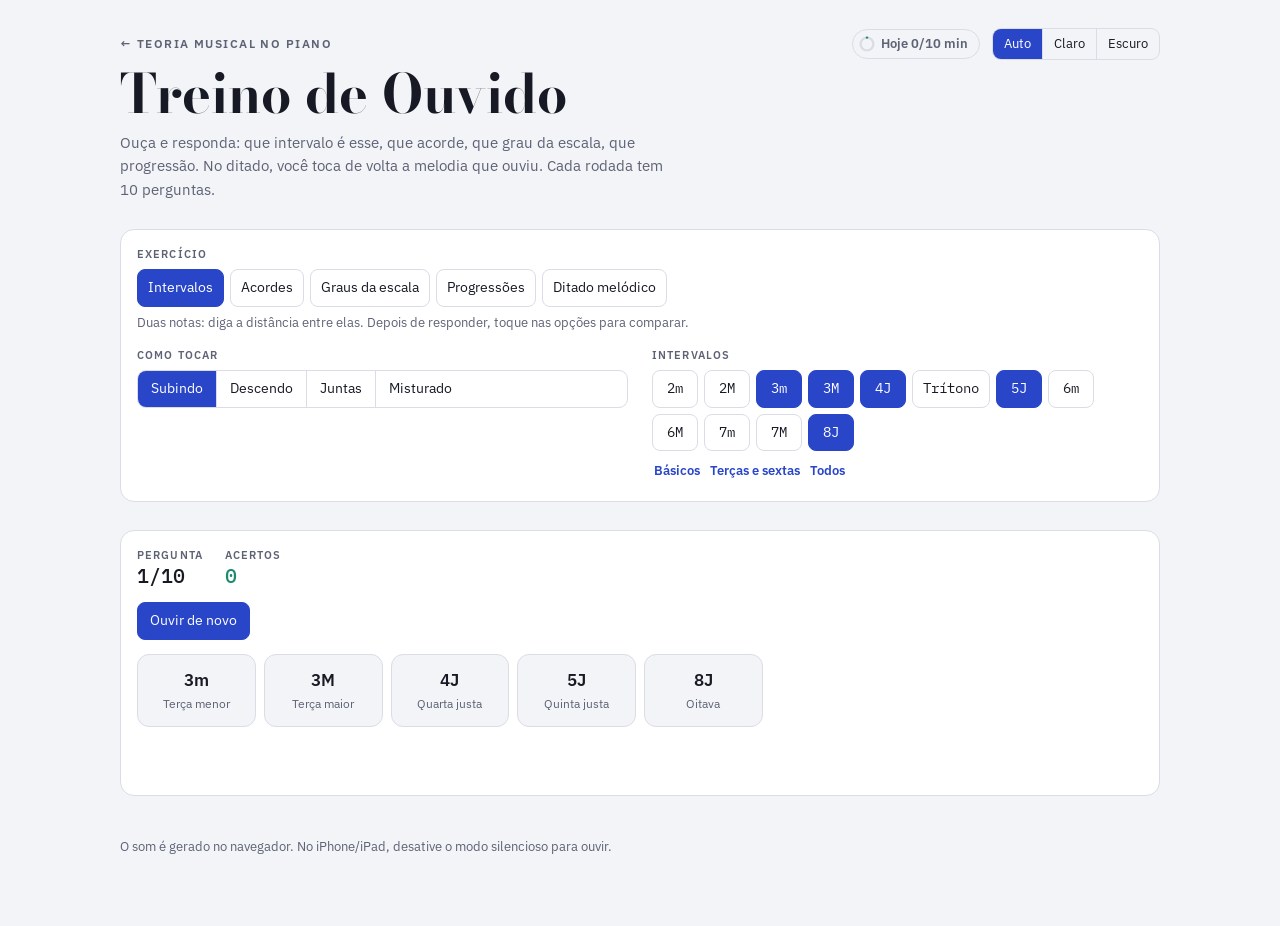
<file: treino-ouvido.html>
<!doctype html>
<html lang="pt-BR">
<head>
<meta charset="utf-8">
<meta name="viewport" content="width=device-width,initial-scale=1,viewport-fit=cover">
<meta name="description" content="Treino de ouvido: reconheça intervalos, tipos de acorde, graus da escala e progressões, e faça ditado melódico no teclado.">
<meta name="theme-color" content="#F3F4F7" media="(prefers-color-scheme: light)">
<meta name="theme-color" content="#10121A" media="(prefers-color-scheme: dark)">
<meta name="apple-mobile-web-app-capable" content="yes">
<meta name="mobile-web-app-capable" content="yes">
<meta name="apple-mobile-web-app-title" content="Teoria no Piano">
<link rel="icon" href="icon.svg" type="image/svg+xml">
<link rel="apple-touch-icon" href="apple-touch-icon.png">
<link rel="manifest" href="manifest.webmanifest">
<link rel="stylesheet" href="style.css">
<script src="theme.js"></script>
<script src="versao.js" defer></script>
<script src="music.js"></script>
<script src="progresso.js"></script>
<title>Treino de Ouvido</title>
<link rel="preconnect" href="https://fonts.googleapis.com">
<link rel="preconnect" href="https://fonts.gstatic.com" crossorigin>
<link rel="stylesheet" href="https://fonts.googleapis.com/css2?family=Bodoni+Moda:opsz,wght@6..96,500;6..96,700&family=IBM+Plex+Mono:wght@400;500&family=IBM+Plex+Sans:wght@400;500;600&display=swap">
<style>
section{display:flex;flex-direction:column;gap:12px}
.card{background:var(--surface);border:1px solid var(--line);border-radius:14px;padding:16px;display:flex;flex-direction:column;gap:14px;min-width:0}
.lbl{font-size:11px;letter-spacing:.1em;text-transform:uppercase;color:var(--muted);font-weight:600}
.row{display:flex;flex-wrap:wrap;gap:6px;align-items:center}
.ctls{display:grid;grid-template-columns:repeat(auto-fit,minmax(260px,1fr));gap:14px 24px}
.ctl{display:flex;flex-direction:column;gap:6px;min-width:0}
.chip{font-family:var(--sans)}
.chip.mono{font-family:var(--mono)}
.toggle{border:1px solid var(--line);background:transparent;border-radius:999px;padding:6px 12px;font-size:13px;display:inline-flex;gap:7px;align-items:center}
.toggle::before{content:"";width:14px;height:14px;border-radius:4px;border:1.5px solid var(--muted);box-sizing:border-box}
.toggle[aria-pressed="true"]{border-color:var(--accent);color:var(--accent)}
.toggle[aria-pressed="true"]::before{background:var(--accent);border-color:var(--accent);box-shadow:inset 0 0 0 2px var(--surface)}
.link{border:0;background:none;color:var(--accent);font-size:13px;font-weight:600;padding:4px 2px}
.link:hover{text-decoration:underline}

.stats{display:flex;flex-wrap:wrap;gap:8px 22px;align-items:baseline}
.stat{display:flex;flex-direction:column}
.stat b{font-family:var(--mono);font-size:20px;font-weight:500;line-height:1.2}
.stat.ok b{color:var(--t)}
.key{font-family:var(--chord);font-weight:600;font-size:22px}
.answers{display:grid;grid-template-columns:repeat(auto-fill,minmax(118px,1fr));gap:8px}
.ans{border:1px solid var(--line);background:var(--bg);border-radius:12px;padding:12px 8px;display:flex;flex-direction:column;align-items:center;gap:2px;min-width:0}
.ans:hover{border-color:var(--accent)}
.ans b{font-size:17px;font-weight:600}
.ans small{font-size:12px;color:var(--muted);text-align:center}
.ans.good{border-color:var(--t);background:var(--t-soft);box-shadow:0 0 0 2px var(--t) inset}
.ans.good small,.ans.good b{color:var(--t)}
.ans.bad{border-color:var(--d);background:var(--d-soft);box-shadow:0 0 0 2px var(--d) inset}
.ans.bad small,.ans.bad b{color:var(--d)}
.feedback{min-height:1.6em;font-size:15px;font-weight:600;margin:0}
.feedback.ok{color:var(--t)} .feedback.err{color:var(--d)}
.slots{display:flex;flex-wrap:wrap;gap:8px}
.slot{min-width:64px;height:56px;border:2px dashed var(--line);border-radius:12px;display:flex;align-items:center;justify-content:center;font-family:var(--chord);font-weight:600;font-size:20px;padding:0 10px}
.slot.fill{border-style:solid;border-color:var(--accent);color:var(--accent)}
.slot.cur{border-color:var(--accent)}
.slot.good{border-style:solid;border-color:var(--t);color:var(--t);background:var(--t-soft)}
.slot.bad{border-style:solid;border-color:var(--d);color:var(--d);background:var(--d-soft)}
.slot small{font-family:var(--sans);font-size:12px;font-weight:600;margin-left:6px}
.kbd-scroll{overflow-x:auto;max-width:100%;-webkit-overflow-scrolling:touch}
.kbd{display:block;width:100%;height:auto;max-height:200px;touch-action:manipulation;user-select:none;-webkit-user-select:none}
.big{font-family:var(--display);font-weight:700;font-size:clamp(44px,8vw,64px);line-height:1}
.big small{font-size:.45em;color:var(--muted);font-weight:500}
.missed{display:flex;flex-wrap:wrap;gap:6px}
.missed span{font-size:13px;padding:4px 10px;border-radius:999px;background:var(--d-soft);color:var(--d)}
@media (max-width:420px){ .answers{grid-template-columns:repeat(2,minmax(0,1fr))} }
</style>
</head>
<body>
<div class="wrap">
  <header>
    <div class="top-bar">
      <a class="eyebrow" href="index.html">← Teoria musical no piano</a>
      <div class="seg theme" id="theme" role="group" aria-label="Tema"></div>
    </div>
    <h1>Treino de Ouvido</h1>
    <p class="lede">Ouça e responda: que intervalo é esse, que acorde, que grau da escala, que progressão. No ditado, você toca de volta a melodia que ouviu. Cada rodada tem 10 perguntas.</p>
  </header>

  <section>
    <div class="card">
      <div class="ctl"><span class="lbl">Exercício</span><div class="row" id="exs" role="group" aria-label="Exercício"></div><span class="hint" id="exHint"></span></div>
      <div class="ctls" id="exOpts"></div>
    </div>
  </section>

  <section id="main" data-foco></section>
  <p class="hint">O som é gerado no navegador. No iPhone/iPad, desative o modo silencioso para ouvir.</p>
</div>

<script>
(function(){
  const {LET,NAT,SOL,acc,parse,niceT,spellAt,playNotes,keyboard,midi}=Music;
  const $=id=>document.getElementById(id);
  function h(tag,attrs={},...kids){const e=document.createElement(tag);for(const k in attrs){if(k==='on')for(const ev in attrs.on)e.addEventListener(ev,attrs.on[ev]);else if(k==='class')e.className=attrs[k];else e.setAttribute(k,attrs[k]);}
    kids.flat().forEach(c=>c!=null&&e.append(c));return e;}
  const rnd=a=>a[Math.floor(Math.random()*a.length)];
  const rint=(a,b)=>a+Math.floor(Math.random()*(b-a+1));
  const shuffle=a=>{for(let i=a.length-1;i>0;i--){const j=Math.floor(Math.random()*(i+1));[a[i],a[j]]=[a[j],a[i]];}return a;};
  const TOTAL=10;

  const EXS={
    intervalos:{name:'Intervalos',hint:'Duas notas: diga a distância entre elas. Depois de responder, toque nas opções para comparar.'},
    acordes:{name:'Acordes',hint:'Um acorde: diga o tipo (maior, menor, diminuto…). Depois de responder, toque nas opções para comparar.'},
    graus:{name:'Graus da escala',hint:'A cadência define o tom; depois toca uma nota. Diga qual grau ela é. A nota resolve na tônica para você fixar.'},
    progressoes:{name:'Progressões',hint:'Quatro acordes no tom. O primeiro é sempre o I: descubra os outros três.'},
    ditado:{name:'Ditado melódico',hint:'Ouça a melodia e toque de volta no teclado. A primeira nota é a tônica. Vale qualquer oitava.'}
  };
  const IVS=[[1,'2m','Segunda menor'],[2,'2M','Segunda maior'],[3,'3m','Terça menor'],[4,'3M','Terça maior'],[5,'4J','Quarta justa'],[6,'Trítono','4ª aum. / 5ª dim.'],
    [7,'5J','Quinta justa'],[8,'6m','Sexta menor'],[9,'6M','Sexta maior'],[10,'7m','Sétima menor'],[11,'7M','Sétima maior'],[12,'8J','Oitava']];
  const CHS=[['M','Maior','C',[0,4,7]],['m','Menor','Cm',[0,3,7]],['dim','Diminuto','C°',[0,3,6]],['aug','Aumentado','C+',[0,4,8]],
    ['7M','Maior com 7ª maior','C7M',[0,4,7,11]],['7','Dominante','C7',[0,4,7,10]],['m7','Menor com 7ª','Cm7',[0,3,7,10]],['m7b5','Meio-diminuto','Cm7(♭5)',[0,3,6,10]],['dim7','Diminuto com 7ª','C°7',[0,3,6,9]]]
    .map(([k,name,sym,iv])=>({k,name,sym,iv}));
  const SCALES={maior:{name:'maior',iv:[0,2,4,5,7,9,11],tonics:['C','Db','D','Eb','E','F','F#','G','Ab','A','Bb','B'],
      roman:['I','ii','iii','IV','V','vi','vii°'],roots:[0,2,4,5,7,9,11],quals:[[0,4,7],[0,3,7],[0,3,7],[0,4,7],[0,4,7],[0,3,7],[0,3,6]]},
    menor:{name:'menor',iv:[0,2,3,5,7,8,10],tonics:['C','C#','D','Eb','E','F','F#','G','G#','A','Bb','B'],
      roman:['i','ii°','III','iv','V','VI','vii°'],roots:[0,2,3,5,7,8,11],quals:[[0,3,7],[0,3,6],[0,4,7],[0,3,7],[0,4,7],[0,4,7],[0,3,6]]}};
  const PR_POOLS={basico:['I, IV e V',[0,3,4]],vi:['+ vi',[0,3,4,5]],todos:['Todos os graus',[0,1,2,3,4,5,6]]};

  const S={ex:'intervalos',ivDir:'sobe',ivs:[3,4,5,7,12],chDir:'bloco',chs:['M','m'],inv:false,
    grMode:'maior',grs:[1,2,3,4,5,6,7],randKey:false,cad:true,resolve:true,prMode:'maior',prPool:'basico',diMode:'maior',diLen:4,diRange:'cinco'};
  try{Object.assign(S,JSON.parse(localStorage.getItem('ouvido-cfg')||'{}'));}catch(e){}
  if(!EXS[S.ex]) S.ex='intervalos';
  const save=()=>{try{localStorage.setItem('ouvido-cfg',JSON.stringify(S));}catch(e){}};

  // ---------- Controles ----------
  function seg(items,key,after){const box=h('div',{class:'seg',role:'group'});
    items.forEach(([v,label])=>{const b=h('button',{type:'button','aria-pressed':String(S[key]===v)},label);
      b.onclick=()=>{S[key]=v;save();if(after)after();controls();start();};box.append(b);});return box;}
  // Várias escolhas (mínimo 2, ou 1 para `min`)
  function multi(items,key,{min=2,mono=false}={}){const box=h('div',{class:'row',role:'group'});
    items.forEach(([v,label,title])=>{const on=S[key].includes(v),b=h('button',{type:'button',class:'chip'+(mono?' mono':''),'aria-pressed':String(on)},label);if(title)b.title=title;
      b.onclick=()=>{const set=new Set(S[key]);if(set.has(v)){if(set.size<=min) return;set.delete(v);}else set.add(v);
        S[key]=items.map(i=>i[0]).filter(x=>set.has(x));save();controls();start();};box.append(b);});return box;}
  function preset(label,key,vals){return h('button',{type:'button',class:'link',on:{click:()=>{S[key]=vals;save();controls();start();}}},label);}
  function toggle(label,key,restart){const b=h('button',{type:'button',class:'toggle','aria-pressed':String(!!S[key])},label);
    b.onclick=()=>{S[key]=!S[key];save();b.setAttribute('aria-pressed',String(S[key]));if(restart)start();};return b;}
  const ctl=(label,...kids)=>h('div',{class:'ctl'},h('span',{class:'lbl'},label),...kids);
  function controls(){
    const ex=$('exs'); ex.innerHTML='';
    Object.entries(EXS).forEach(([k,e])=>{const b=h('button',{type:'button',class:'chip','aria-pressed':String(S.ex===k)},e.name);b.onclick=()=>{S.ex=k;save();controls();start();};ex.append(b);});
    $('exHint').textContent=EXS[S.ex].hint;
    const o=$('exOpts'); o.innerHTML='';
    if(S.ex==='intervalos'){
      o.append(ctl('Como tocar',seg([['sobe','Subindo'],['desce','Descendo'],['junto','Juntas'],['mix','Misturado']],'ivDir')),
        ctl('Intervalos',multi(IVS.map(([s,k,n])=>[s,k,n]),'ivs',{mono:true}),h('div',{class:'row'},preset('Básicos','ivs',[3,4,5,7,12]),preset('Terças e sextas','ivs',[3,4,8,9]),preset('Todos','ivs',IVS.map(i=>i[0])))));
    } else if(S.ex==='acordes'){
      o.append(ctl('Como tocar',seg([['bloco','Bloco'],['arpejo','Arpejo'],['mix','Misturado']],'chDir'),h('div',{class:'row'},toggle('Inversões','inv',true))),
        ctl('Tipos',multi(CHS.map(c=>[c.k,c.name]),'chs'),h('div',{class:'row'},preset('Maior e menor','chs',['M','m']),preset('Tríades','chs',['M','m','dim','aug']),preset('Tétrades','chs',['7M','7','m7','m7b5','dim7']))));
    } else if(S.ex==='graus'){
      o.append(ctl('Escala',seg([['maior','Maior'],['menor','Menor']],'grMode'),h('div',{class:'row'},toggle('Tom aleatório','randKey',true),toggle('Cadência a cada nota','cad'),toggle('Resolver na tônica','resolve'))),
        ctl('Graus',multi([1,2,3,4,5,6,7].map(g=>[g,String(g)]),'grs',{mono:true}),h('div',{class:'row'},preset('1, 3 e 5','grs',[1,3,5]),preset('1 a 5','grs',[1,2,3,4,5]),preset('Todos','grs',[1,2,3,4,5,6,7]))));
    } else if(S.ex==='progressoes'){
      o.append(ctl('Escala',seg([['maior','Maior'],['menor','Menor']],'prMode')),
        ctl('Acordes possíveis',seg(Object.entries(PR_POOLS).map(([k,p])=>[k,p[0]]),'prPool')));
    } else {
      o.append(ctl('Escala',seg([['maior','Maior'],['menor','Menor']],'diMode')),
        ctl('Notas',seg([[3,'3'],[4,'4'],[5,'5'],[6,'6']],'diLen')),
        ctl('Extensão',seg([['cinco','5 notas (1 a 5)'],['oitava','Uma oitava']],'diRange')));
    }
  }

  // ---------- Tom e cadência ----------
  // tom: nome da tônica, true para sortear, ou nada para Dó
  const keyOf=(mode,tom)=>{const T=SCALES[mode].tonics, t=typeof tom==='string'?tom:tom?rnd(T):'C', pc=parse(t).pc;
    return {name:t,mode,pc,t:55+((pc-7+12)%12),label:niceT(t)+' '+SCALES[mode].name};};  // tônica entre Sol3 e Fá♯4
  function cadence(k,at=0){
    const t=k.t, m=k.mode==='menor'?3:4, mi=k.mode==='menor'?8:9;
    [[t-12,t,t+m,t+7],[t-7,t,t+5,t+mi],[t-5,t-1,t+2,t+7],[t-12,t,t+m,t+7]].forEach((c,i)=>playNotes(c,{dur:0.75,at:at+i*0.62}));
    return at+4*0.62+0.35;
  }
  const degName=(k,deg)=>{const {li,pc}=parse(k.name), iv=SCALES[k.mode].iv[deg-1], n=spellAt(li+deg-1,(pc+iv)%12);return n.sol;};

  // ---------- Quiz genérico (intervalos, acordes, graus) ----------
  let stop=()=>{};
  function Quiz(root,make,{extra}={}){
    let n=0,right=0,q=null,answered=false,timer=0; const conf=new Map();
    const stats=h('div',{class:'stats'}), fb=h('p',{class:'feedback','aria-live':'polite'}), grid=h('div',{class:'answers'}), top=h('div',{class:'row'});
    const bNext=h('button',{class:'btn',type:'button'},'Próxima');
    const card=h('div',{class:'card'},stats,top,grid,fb,h('div',{class:'row'},bNext)); root.append(card);
    function showStats(){stats.innerHTML='';const add=(l,v,c)=>stats.append(h('div',{class:'stat'+(c?' '+c:'')},h('span',{class:'lbl'},l),h('b',{},v)));
      add('Pergunta',Math.min(n+(answered?0:1),TOTAL)+'/'+TOTAL); add('Acertos',String(right),'ok'); if(q&&q.keyLabel) stats.append(h('div',{class:'stat'},h('span',{class:'lbl'},'Tom'),h('span',{class:'key'},q.keyLabel)));}
    function next(){
      clearTimeout(timer); Music.cancel(); if(n>=TOTAL) return summary(card,right,conf);
      q=make(n); answered=false; fb.textContent=''; fb.className='feedback'; bNext.hidden=true;
      top.innerHTML=''; top.append(h('button',{class:'btn primary',type:'button',on:{click:()=>q.play(false)}},'Ouvir de novo'));
      if(q.cadence) top.append(h('button',{class:'btn',type:'button',on:{click:()=>q.cadence()}},'Ouvir o tom'));
      grid.innerHTML='';
      q.options.forEach(o=>{const b=h('button',{type:'button',class:'ans'},h('b',{},o.label),o.sub?h('small',{},o.sub):null);
        b.onclick=()=>{if(answered){q.compare&&q.compare(o.key);return;} choose(o,b);}; grid.append(b);});
      showStats(); q.play(true);
    }
    function choose(o,b){
      answered=true; const ok=o.key===q.answer; Progress.log('ouvido:'+S.ex,ok); n++; if(ok) right++; else {const k=q.labelOf(q.answer)+' → '+q.labelOf(o.key);conf.set(k,(conf.get(k)||0)+1);}
      [...grid.children].forEach((c,i)=>{if(q.options[i].key===q.answer) c.classList.add('good');}); if(!ok) b.classList.add('bad');
      fb.className='feedback '+(ok?'ok':'err'); fb.textContent=(ok?'Certo! ':'Era '+q.labelOf(q.answer)+'. ')+(q.explain||'')+(q.compare?' Toque nas opções para comparar.':'');
      if(q.after) q.after();
      bNext.hidden=false; bNext.textContent=n>=TOTAL?'Ver resultado':'Próxima'; showStats();
      if(ok) timer=setTimeout(next,q.after?2600:1300);
    }
    bNext.onclick=next; stop=()=>clearTimeout(timer); next();
  }
  function summary(card,right,conf,msg){
    card.innerHTML='';
    const miss=h('div',{class:'missed'}); [...conf].sort((a,b)=>b[1]-a[1]).forEach(([k,c])=>miss.append(h('span',{},k+(c>1?' ×'+c:''))));
    card.append(h('span',{class:'lbl'},'Resultado'),h('div',{class:'big'},String(right),h('small',{},' / '+TOTAL)),
      conf.size?h('div',{class:'ctl'},h('span',{class:'lbl'},'Confusões (certo → sua resposta)'),miss):h('p',{class:'hint',style:'margin:0'},msg||'Nenhum erro. Acrescente opções para aumentar a dificuldade.'),
      h('div',{class:'row'},h('button',{class:'btn primary',type:'button',on:{click:start}},'Treinar de novo')));
  }

  // ---------- Exercícios ----------
  // Montes (music.js): cada intervalo, acorde, grau ou tom sai uma vez antes de repetir
  function Intervalos(root){
    const bag=Music.bagFor('ivs',[S.ivs,S.ivDir],()=>S.ivs.flatMap(iv=>(S.ivDir==='mix'?['sobe','desce','junto']:[S.ivDir]).map(dir=>({iv,dir}))),x=>x.iv);
    Quiz(root,()=>{
      const {iv:s,dir}=bag.next(), base=rint(52,79-s);
      const notes=iv=>dir==='desce'?[base+iv,base]:[base,base+iv];
      const play=iv=>dir==='junto'?playNotes(notes(iv),{dur:1.6}):playNotes(notes(iv),{arp:0.7,dur:1.3});
      const lab=k=>IVS.find(i=>i[0]===k)[2];
      return {answer:s,options:S.ivs.map(k=>({key:k,label:IVS.find(i=>i[0]===k)[1],sub:lab(k)})),labelOf:lab,
        play:()=>play(s),compare:k=>play(k),explain:dir==='junto'?'':'('+(dir==='sobe'?'subindo':'descendo')+')'};
    });
  }
  function Acordes(root){
    const bag=Music.bagFor('chs',S.chs,()=>S.chs);
    Quiz(root,()=>{
      const pick=bag.next(), c=CHS.find(x=>x.k===pick), root_=rint(48,58), inv=S.inv?rint(0,c.iv.length-1):0, arp=S.chDir==='arpejo'||(S.chDir==='mix'&&Math.random()<0.5);
      const voice=ch=>{const ms=ch.iv.map(x=>root_+x);for(let k=0;k<Math.min(inv,ms.length-1);k++) ms.push(ms.shift()+12);return ms;};
      const play=ch=>arp?playNotes(voice(ch),{arp:0.35,dur:1.8}):playNotes(voice(ch),{dur:1.8});
      const lab=k=>CHS.find(x=>x.k===k).name;
      return {answer:c.k,options:S.chs.map(k=>{const x=CHS.find(y=>y.k===k);return {key:k,label:x.name,sub:'ex.: '+x.sym};}),labelOf:lab,
        play:()=>play(c),compare:k=>play(CHS.find(x=>x.k===k)),explain:inv?'('+inv+'ª inversão)':''};
    });
  }
  function Graus(root){
    const grBag=Music.bagFor('grs',S.grs,()=>S.grs);
    let k=keyOf(S.grMode,S.randKey&&Music.bagFor('tons-gr',S.grMode,()=>SCALES[S.grMode].tonics).next());
    Quiz(root,(i)=>{
      const deg=grBag.next(), iv=SCALES[k.mode].iv, m=k.t+iv[deg-1];
      const resolution=()=>{const steps=deg<=4?[...Array(deg).keys()].reverse().map(j=>k.t+iv[j]):[...Array(9-deg).keys()].map(j=>deg-1+j>=7?k.t+12:k.t+iv[deg-1+j]);return steps;};
      return {answer:deg,keyLabel:k.label,labelOf:g=>g+' ('+degName(k,g)+')',
        options:S.grs.map(g=>({key:g,label:String(g),sub:degName(k,g)})),
        play:first=>{const at=first&&(S.cad||i===0)?cadence(k)+0.25:0; playNotes([m],{dur:1.4,at});},
        cadence:()=>cadence(k),
        after:S.resolve?()=>{playNotes(resolution(),{arp:0.42,dur:0.8,at:0.15});}:null,
        explain:S.resolve&&deg!==1?'Ouça ela resolver na tônica.':''};
    });
  }

  // ---------- Progressões ----------
  function voiceLead(prev,pcs){
    let best=null;
    for(let inv=0;inv<3;inv++) for(let base=52;base<=64;base++){
      const ms=[];let p=base; const ord=[...pcs.slice(inv),...pcs.slice(0,inv)];
      if(p%12!==ord[0]) continue; ms.push(p); for(let j=1;j<3;j++){let n=ms[j-1]+1;while(n%12!==ord[j])n++;ms.push(n);}
      if(ms[2]>76) continue;
      const cost=prev?ms.reduce((s,x,j)=>s+Math.abs(x-prev[j]),0):Math.abs(ms[0]-60);
      if(!best||cost<best.cost) best={ms,cost};
    }
    return best.ms;
  }
  function Progressoes(root){
    let n=0,right=0,q=null,filled=[],answered=false,timer=0; const conf=new Map();
    const Sc=SCALES[S.prMode], pool=PR_POOLS[S.prPool][1], keys=Music.bagFor('tons-pr',S.prMode,()=>Sc.tonics);
    const genDegs=Music.fresh(()=>{const degs=[0]; while(degs.length<4){const d=rnd(pool);if(d!==degs[degs.length-1]) degs.push(d);} return degs;},d=>d.join(),5,'prog');
    const stats=h('div',{class:'stats'}), slots=h('div',{class:'slots'}), grid=h('div',{class:'answers'}), fb=h('p',{class:'feedback','aria-live':'polite'});
    const bHear=h('button',{class:'btn primary',type:'button'},'Ouvir de novo'), bUndo=h('button',{class:'btn',type:'button'},'Apagar'), bNext=h('button',{class:'btn',type:'button'},'Próxima');
    const card=h('div',{class:'card'},stats,h('div',{class:'row'},bHear,bUndo),slots,grid,fb,h('div',{class:'row'},bNext)); root.append(card);
    function showStats(){stats.innerHTML='';const add=(l,v,c)=>stats.append(h('div',{class:'stat'+(c?' '+c:'')},h('span',{class:'lbl'},l),h('b',{},v)));
      add('Pergunta',Math.min(n+(answered?0:1),TOTAL)+'/'+TOTAL); add('Acertos',String(right),'ok'); stats.append(h('div',{class:'stat'},h('span',{class:'lbl'},'Tom'),h('span',{class:'key'},q.k.label)));}
    function play(){let prev=null;q.degs.forEach((d,i)=>{const pcs=Sc.quals[d].map(x=>(q.k.t+Sc.roots[d]+x)%12), up=voiceLead(prev,pcs);prev=up;
      let bass=q.k.t+Sc.roots[d]-12; while(bass>50) bass-=12; while(bass<40) bass+=12;
      playNotes([bass,...up],{dur:1.05,at:i*1.1});});}
    function next(){
      clearTimeout(timer); Music.cancel(); if(n>=TOTAL) return summary(card,right,conf);
      const k=keyOf(S.prMode,keys.next()), degs=genDegs();
      q={k,degs}; filled=[0]; answered=false; fb.textContent=''; fb.className='feedback'; bNext.hidden=true;
      grid.innerHTML=''; pool.forEach(d=>{const b=h('button',{type:'button',class:'ans'},h('b',{},Sc.roman[d]));b.onclick=()=>pick(d);grid.append(b);});
      draw(); showStats(); play();
    }
    function draw(){slots.innerHTML='';q.degs.forEach((d,i)=>{const f=filled[i];
      const s=h('div',{class:'slot'+(answered?(f===d?' good':' bad'):f!=null?' fill':i===filled.length?' cur':'')},f!=null?Sc.roman[f]:'?');
      if(answered&&f!==d) s.append(h('small',{},'era '+Sc.roman[d])); slots.append(s);});}
    function pick(d){if(answered){return;} filled.push(d); draw(); if(filled.length===4) check();}
    function check(){
      answered=true; n++; const ok=filled.every((f,i)=>f===q.degs[i]); Progress.log('ouvido:progressoes',ok); if(ok) right++;
      filled.forEach((f,i)=>{if(f!==q.degs[i]){const k=Sc.roman[q.degs[i]]+' → '+Sc.roman[f];conf.set(k,(conf.get(k)||0)+1);}});
      draw(); fb.className='feedback '+(ok?'ok':'err'); fb.textContent=ok?'Certo! '+q.degs.map(d=>Sc.roman[d]).join(' – '):'A progressão era '+q.degs.map(d=>Sc.roman[d]).join(' – ')+'. Ouça de novo e compare.';
      bNext.hidden=false; bNext.textContent=n>=TOTAL?'Ver resultado':'Próxima'; showStats(); if(ok) timer=setTimeout(next,1500);
    }
    bHear.onclick=()=>play(); bUndo.onclick=()=>{if(!answered&&filled.length>1){filled.pop();draw();}}; bNext.onclick=next;
    stop=()=>clearTimeout(timer); next();
  }

  // ---------- Ditado melódico ----------
  let midiNote=null;
  function Ditado(root){
    let n=0,right=0,q=null,pos=1,errs=0,timer=0; const conf=new Map();
    const stats=h('div',{class:'stats'}), slots=h('div',{class:'slots'}), fb=h('p',{class:'feedback','aria-live':'polite'});
    const svg=document.createElementNS('http://www.w3.org/2000/svg','svg'); svg.setAttribute('class','kbd');
    const bHear=h('button',{class:'btn primary',type:'button'},'Ouvir de novo'), bCad=h('button',{class:'btn',type:'button'},'Ouvir o tom'), bNext=h('button',{class:'btn',type:'button'},'Próxima');
    const card=h('div',{class:'card'},stats,h('div',{class:'row'},bHear,bCad),slots,fb,h('div',{class:'kbd-scroll'},svg),h('div',{class:'row'},bNext)); root.append(card);
    const kb=keyboard(svg,m=>press(m));
    const Sc=SCALES[S.diMode], keys=Music.bagFor('tons-di',S.diMode,()=>Sc.tonics), top=S.diRange==='cinco'?4:7;
    const genDegs=Music.fresh(()=>{const degs=[0]; for(let i=1;i<S.diLen;i++){let d;do{d=degs[i-1]+rnd([-2,-1,-1,1,1,2,3,-3]);}while(d<0||d>top||d===degs[i-1]);degs.push(d);} return degs;},d=>d.join(),5,'ditado');
    function showStats(){stats.innerHTML='';const add=(l,v,c)=>stats.append(h('div',{class:'stat'+(c?' '+c:'')},h('span',{class:'lbl'},l),h('b',{},v)));
      add('Pergunta',Math.min(n+(pos<q.ms.length?1:0),TOTAL)+'/'+TOTAL); add('Sem erro',String(right),'ok'); stats.append(h('div',{class:'stat'},h('span',{class:'lbl'},'Tom'),h('span',{class:'key'},q.k.label)));}
    const play=()=>playNotes(q.ms,{arp:0.6,dur:0.7});
    function next(){
      clearTimeout(timer); Music.cancel(); if(n>=TOTAL) return summary(card,right,conf,'Todas as melodias sem erro. Aumente o número de notas ou use a oitava inteira.');
      const k=keyOf(S.diMode,keys.next()), t=60+k.pc, degs=genDegs();
      const ms=degs.map(d=>t+(d===7?12:Sc.iv[d]));
      q={k,t,degs,ms,names:degs.map(d=>d===7?degName(k,1):degName(k,d+1))}; pos=1; errs=0;
      fb.textContent='Começa na tônica ('+q.names[0]+'). Toque as outras '+(S.diLen-1)+' notas.'; fb.className='feedback'; bNext.hidden=true;
      kb.set({lo:t-5,hi:t+16,fills:new Map([[ms[0],'var(--t-soft)']]),marks:new Set()}); draw(); showStats(); play();
    }
    function draw(){slots.innerHTML='';q.ms.forEach((m,i)=>slots.append(h('div',{class:'slot'+(i<pos?' good':i===pos?' cur':'')},i<pos?q.names[i]:'?')));}
    function press(m,e){
      playNotes([m],{dur:0.8}); if(!q||pos>=q.ms.length) return;
      const want=q.ms[pos];
      if((m-want)%12===0){kb.flash(m,'var(--t)');pos++;draw();
        if(pos>=q.ms.length){n++; Progress.log('ouvido:ditado',!errs); if(!errs) right++; fb.className='feedback ok'; fb.textContent=(errs?'Completo, com '+errs+(errs>1?' erros.':' erro.'):'Perfeito!')+' '+q.names.join(' – ');
          bNext.hidden=false; bNext.textContent=n>=TOTAL?'Ver resultado':'Próxima'; showStats(); if(!errs) timer=setTimeout(next,1800);}
      } else {kb.flash(m,'var(--d)'); errs++; const k='nota '+(pos+1)+': '+q.names[pos]; conf.set(k,(conf.get(k)||0)+1);
        fb.className='feedback err'; fb.textContent='Não é essa. Ouça de novo se precisar.';}
    }
    bHear.onclick=play; bCad.onclick=()=>cadence({...q.k,t:q.t}); bNext.onclick=next;
    midiNote=press; stop=()=>{clearTimeout(timer);midiNote=null;}; next();
  }
  midi((m,e)=>{if(midiNote) midiNote(m,e);});

  function start(){stop();stop=()=>{};Music.cancel();const m=$('main');m.innerHTML='';
    ({intervalos:Intervalos,acordes:Acordes,graus:Graus,progressoes:Progressoes,ditado:Ditado})[S.ex](m);}
  document.addEventListener('touchend',()=>playNotes([]),{passive:true});
  Progress.track(); controls(); start();
})();
</script>
</body>
</html>
</file>
<file: style.css>
/* Base compartilhada por todas as páginas: tokens de cor, tipografia e controles comuns */
:root{color-scheme:light;box-sizing:border-box;padding-top:env(safe-area-inset-top,0px);padding-bottom:env(safe-area-inset-bottom,0px)}
body{margin:0}
img{max-width:100%}
[hidden]{display:none!important}
button{-webkit-tap-highlight-color:transparent;touch-action:manipulation}

:root{
  --bg:#F3F4F7; --surface:#FFFFFF; --ink:#171A24; --muted:#5D6275; --line:#DADDE6;
  --accent:#2946C9; --accent-soft:#E3E8FB; --on-accent:#FFFFFF;
  --t:#1F8A70; --sd:#B97F08; --d:#C0323A;
  --t-soft:#DDF1EB; --sd-soft:#F7ECD3; --d-soft:#F8E0E1;
  --kw:#FCFCFA; --kw-edge:#C9CCD6; --kb:#17181D; --dot:#9AA3C2;
  --display:"Bodoni Moda", "Didot", "Bodoni 72", Georgia, serif;
  --sans:"IBM Plex Sans", system-ui, -apple-system, "Segoe UI", sans-serif;
  --mono:"IBM Plex Mono", ui-monospace, "SFMono-Regular", Menlo, monospace;
  /* Cifras, graus e nomes de tom: traço uniforme, sem confundir C com G (a --display é só para títulos) */
  --chord:"IBM Plex Sans", system-ui, -apple-system, "Segoe UI", sans-serif;
}
@media (prefers-color-scheme: dark){
  :root:not([data-theme="light"]){
    color-scheme:dark;
    --bg:#10121A; --surface:#181B26; --ink:#E8EAF2; --muted:#9BA1B6; --line:#2A2F40;
    --accent:#8397FF; --accent-soft:#232B52; --on-accent:#0E1120;
    --t:#4CC6A5; --sd:#E3B04B; --d:#F07078;
    --t-soft:#15302A; --sd-soft:#342913; --d-soft:#3A1C20;
    --kw:#E7E6E1; --kw-edge:#5A5F70; --kb:#0A0B0F; --dot:#6E7797;
  }
}
:root[data-theme="dark"]{
  color-scheme:dark;
  --bg:#10121A; --surface:#181B26; --ink:#E8EAF2; --muted:#9BA1B6; --line:#2A2F40;
  --accent:#8397FF; --accent-soft:#232B52; --on-accent:#0E1120;
  --t:#4CC6A5; --sd:#E3B04B; --d:#F07078;
  --t-soft:#15302A; --sd-soft:#342913; --d-soft:#3A1C20;
  --kw:#E7E6E1; --kw-edge:#5A5F70; --kb:#0A0B0F; --dot:#6E7797;
}
*{box-sizing:border-box}
body{background:var(--bg);color:var(--ink);font-family:var(--sans);font-size:15px;line-height:1.55;padding-block:28px 56px;
  padding-left:max(16px,env(safe-area-inset-left,0px));padding-right:max(16px,env(safe-area-inset-right,0px))} /* em paisagem, desvia do entalhe */
.wrap{max-width:1040px;margin:0 auto;display:flex;flex-direction:column;gap:28px}
header{display:flex;flex-direction:column;gap:6px}
.top-bar{display:flex;flex-wrap:wrap;align-items:center;justify-content:space-between;gap:8px 12px}
.eyebrow{font-size:12px;letter-spacing:.12em;text-transform:uppercase;color:var(--muted);font-weight:600}
a.eyebrow{text-decoration:none}
a.eyebrow:hover{color:var(--accent)}
h1{font-family:var(--display);font-weight:700;font-size:clamp(34px,6vw,54px);line-height:1.02;margin:0;text-wrap:balance}
.lede{max-width:62ch;color:var(--muted);margin:4px 0 0}
h2{font-family:var(--display);font-weight:700;font-size:26px;margin:0;text-wrap:balance}
.hint{font-size:13px;color:var(--muted)}

button{font:inherit;color:inherit;cursor:pointer}
button:focus-visible,a:focus-visible{outline:2px solid var(--accent);outline-offset:2px}
.seg{display:inline-flex;border:1px solid var(--line);border-radius:9px;overflow:hidden}
.seg button{border:0;background:transparent;padding:7px 13px;font-size:14px}
.seg button+button{border-left:1px solid var(--line)}
.seg button[aria-pressed="true"]{background:var(--accent);color:var(--on-accent)}
.seg.theme button{padding:5px 11px;font-size:13px}
.chip{border:1px solid var(--line);background:transparent;border-radius:8px;min-width:46px;padding:7px 10px;font-family:var(--mono);font-size:14px;transition:background .15s,border-color .15s}
.chip:hover{border-color:var(--accent)}
.chip[aria-pressed="true"]{background:var(--accent);border-color:var(--accent);color:var(--on-accent)}
.btn{border:1px solid var(--line);background:transparent;border-radius:8px;padding:7px 12px;font-size:14px;display:inline-flex;gap:6px;align-items:center}
.btn:hover{border-color:var(--accent);color:var(--accent)}
.btn.primary{background:var(--accent);border-color:var(--accent);color:var(--on-accent)}
.btn.primary:hover{color:var(--on-accent);filter:brightness(1.08)}
.tag{display:inline-flex;align-items:center;gap:6px;font-size:12px;font-weight:600;padding:4px 9px;border-radius:999px;white-space:nowrap}
.tag.T{background:var(--t-soft);color:var(--t)}
.tag.SD{background:var(--sd-soft);color:var(--sd)}
.tag.D{background:var(--d-soft);color:var(--d)}

.today-pill{display:inline-flex;align-items:center;gap:6px;margin-left:auto;font-size:12.5px;font-weight:600;color:var(--muted);text-decoration:none;border:1px solid var(--line);border-radius:999px;padding:4px 11px 4px 6px;white-space:nowrap}
.today-pill svg{width:16px;height:16px;flex:none}
.today-pill:hover{border-color:var(--accent);color:var(--accent)}
.today-pill.met{color:var(--t);border-color:var(--t)}

.update-toast{position:fixed;left:16px;right:16px;bottom:calc(16px + env(safe-area-inset-bottom,0px));margin:0 auto;max-width:460px;z-index:50;display:flex;align-items:center;gap:8px;background:var(--surface);color:var(--ink);border:1px solid var(--accent);border-radius:12px;padding:10px 10px 10px 16px;box-shadow:0 8px 28px rgba(0,0,0,.18);font-size:14px;font-weight:600}
.update-toast span{flex:1}

@media (max-width:600px){
  .seg button,.chip,.btn{min-height:40px}
}
/* Celular deitado (paisagem): cabeçalho compacto e pauta/teclado cabendo na altura da tela */
@media (orientation:landscape) and (max-height:520px){
  body{padding-block:10px 28px}
  .wrap{gap:14px}
  header{gap:2px}
  h1{font-size:26px}
  .lede{display:none}
  h2{font-size:21px}
  .card{padding:12px;gap:10px}
  /* área de treino: tudo mais baixo para pauta e teclado caberem juntos */
  .stats{gap:2px 16px}
  .stats .stat b{font-size:15px}
  .stats .lbl{font-size:9.5px}
  .bar{height:4px}
  p.prompt:not(:has(b)){display:none}
  .prompt b{font-size:20px!important}
  .feedback{font-size:13.5px;min-height:1.3em}
  .count{min-height:28px}
  .count:has(.msg){display:none} /* instruções já estão no botão e no aviso */
  .count span{font-size:24px}
  .kbd-scroll svg,#piano,.kbd{max-height:31vh!important}
  #staff{max-height:30vh}
  #score{max-height:33vh}
  svg.score{max-height:40vh}
  .cifra{font-size:44px!important}
  #pad{min-height:70px!important}
  .seg button,.chip,.btn{min-height:34px}
}
@media (prefers-reduced-motion:reduce){*{transition:none!important}}
</file>
